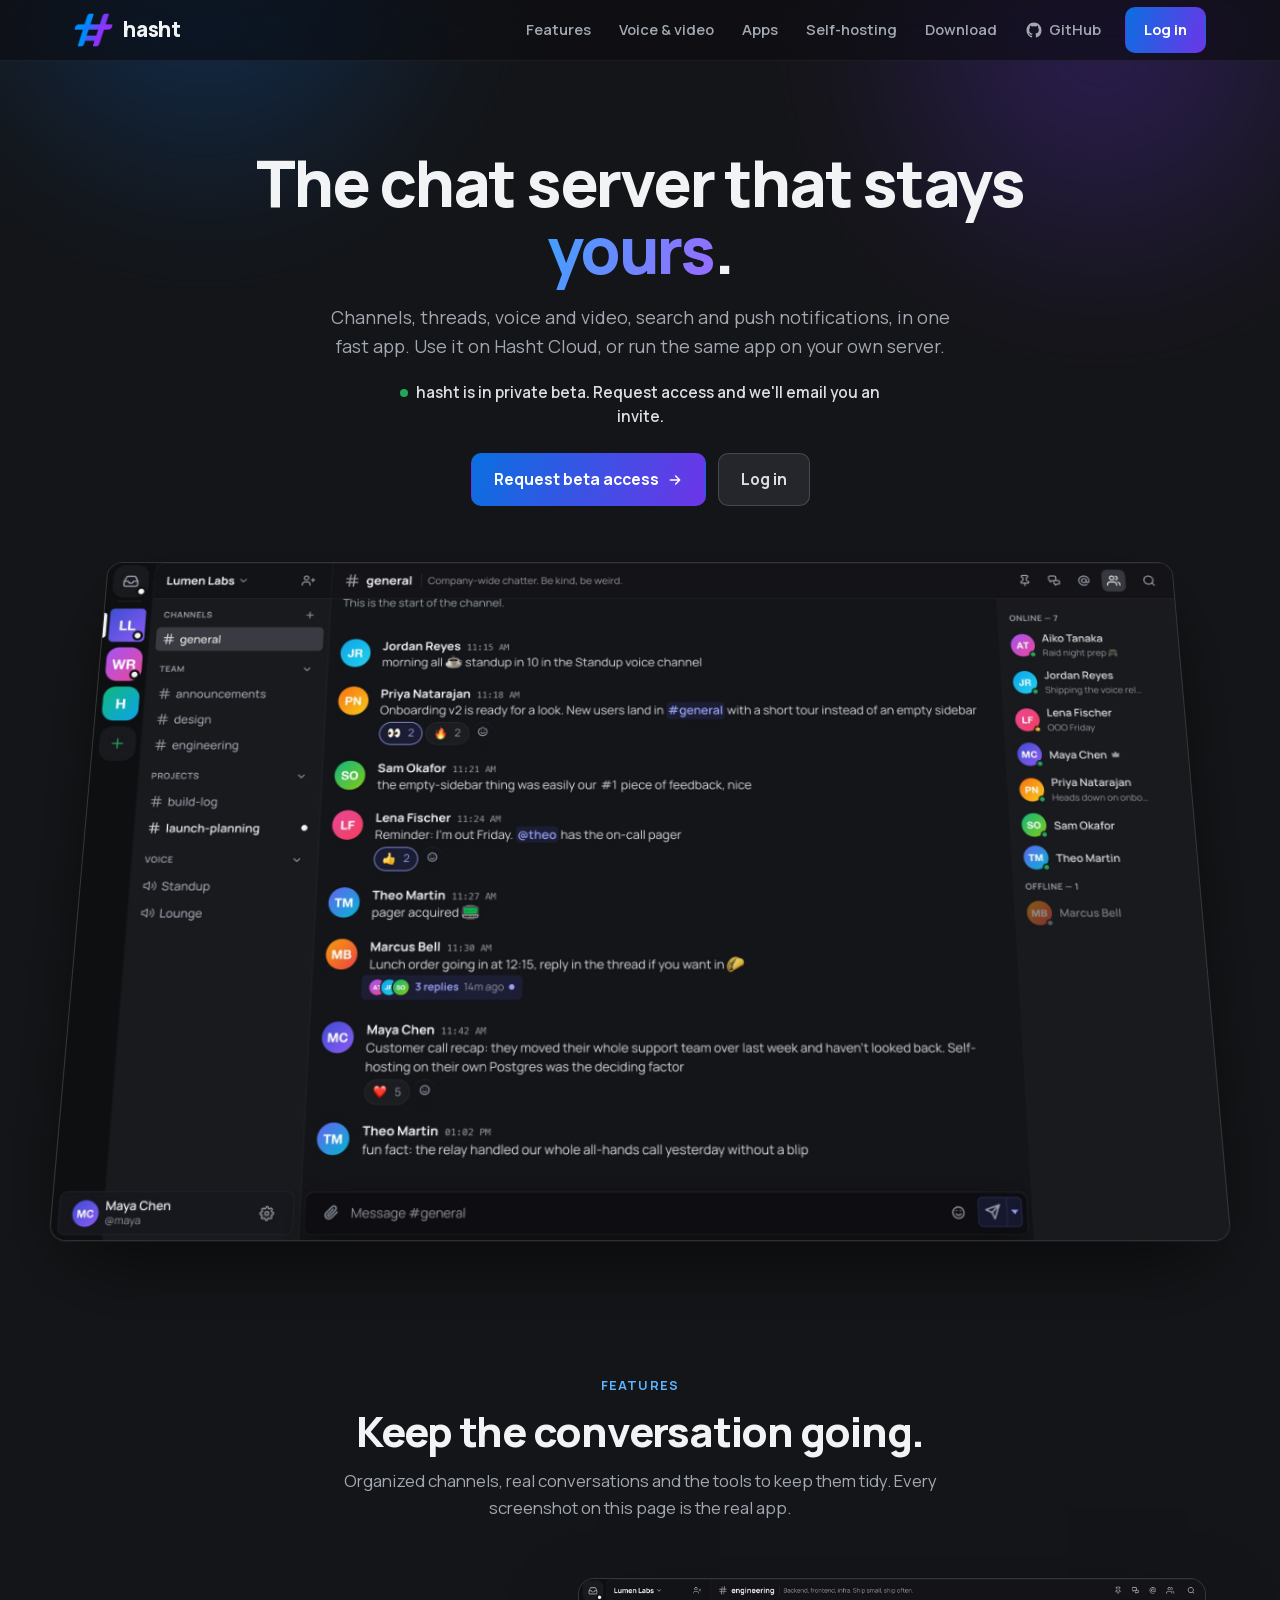
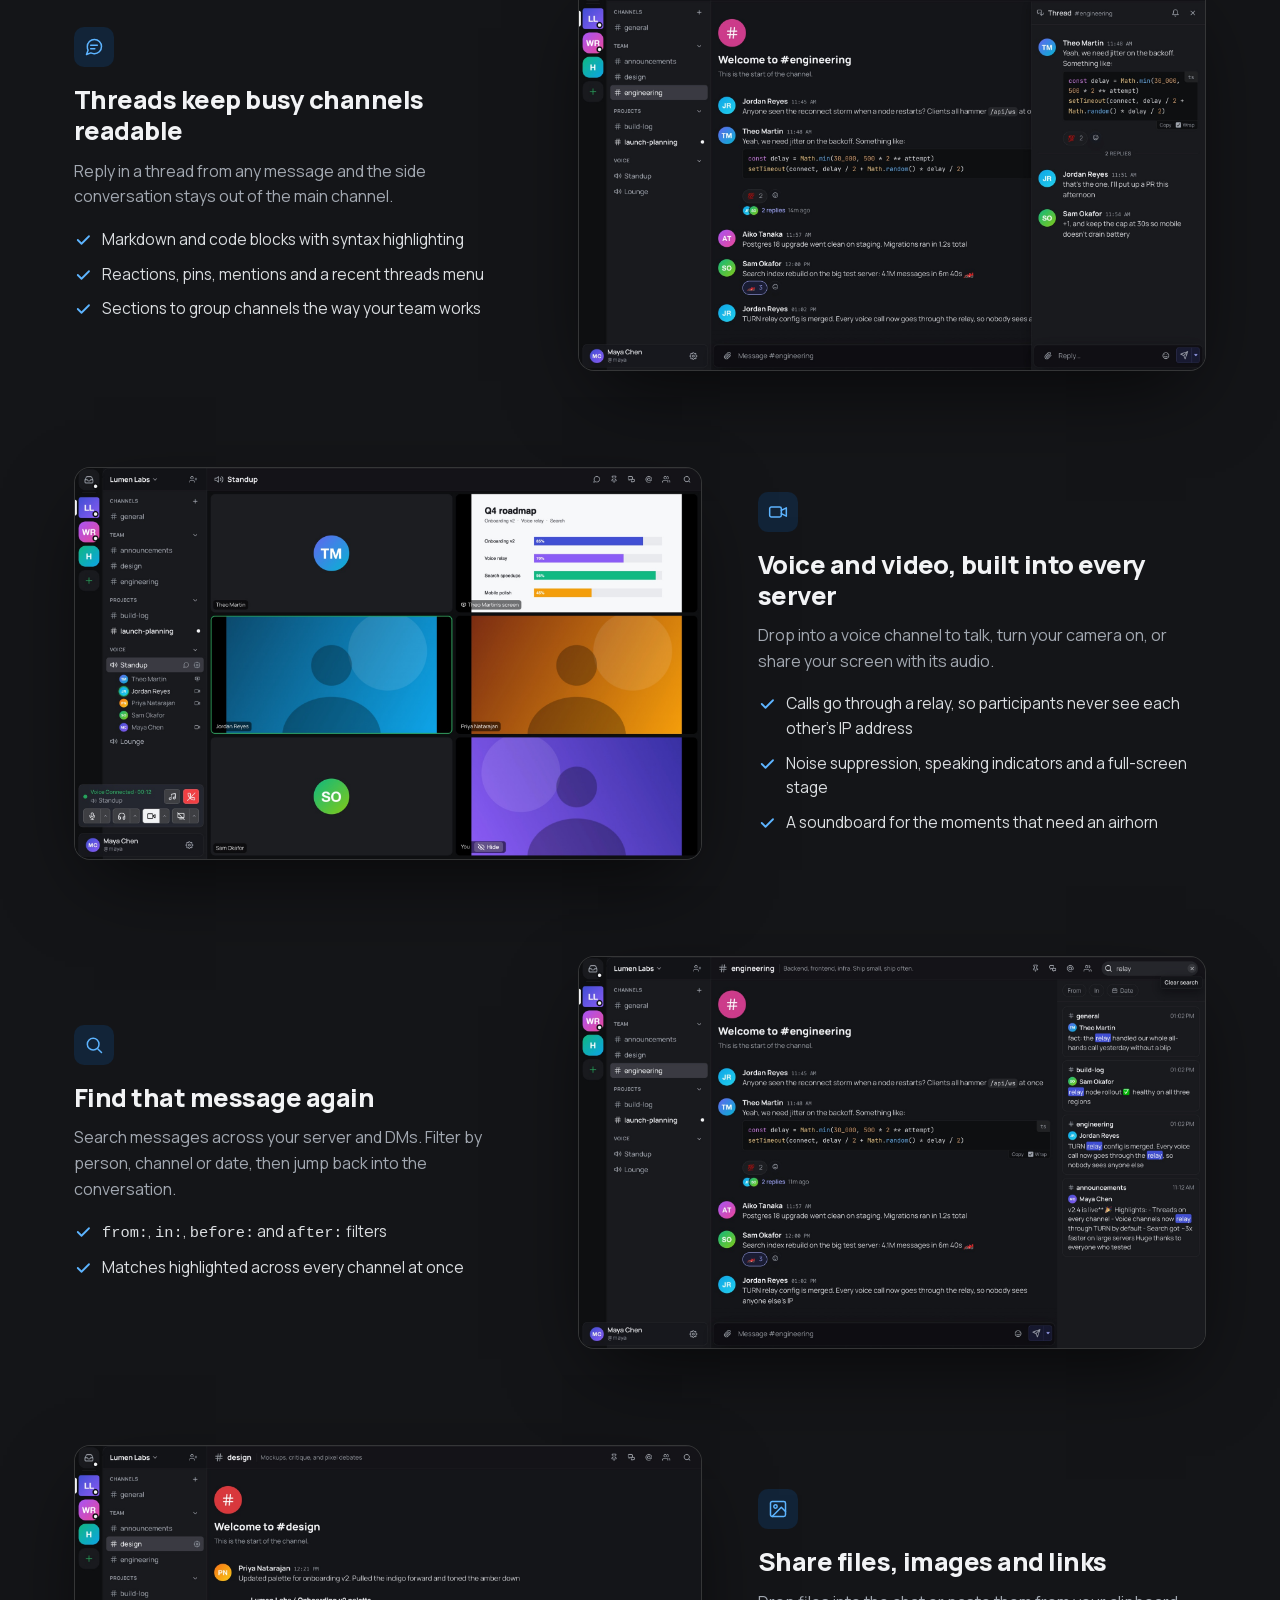
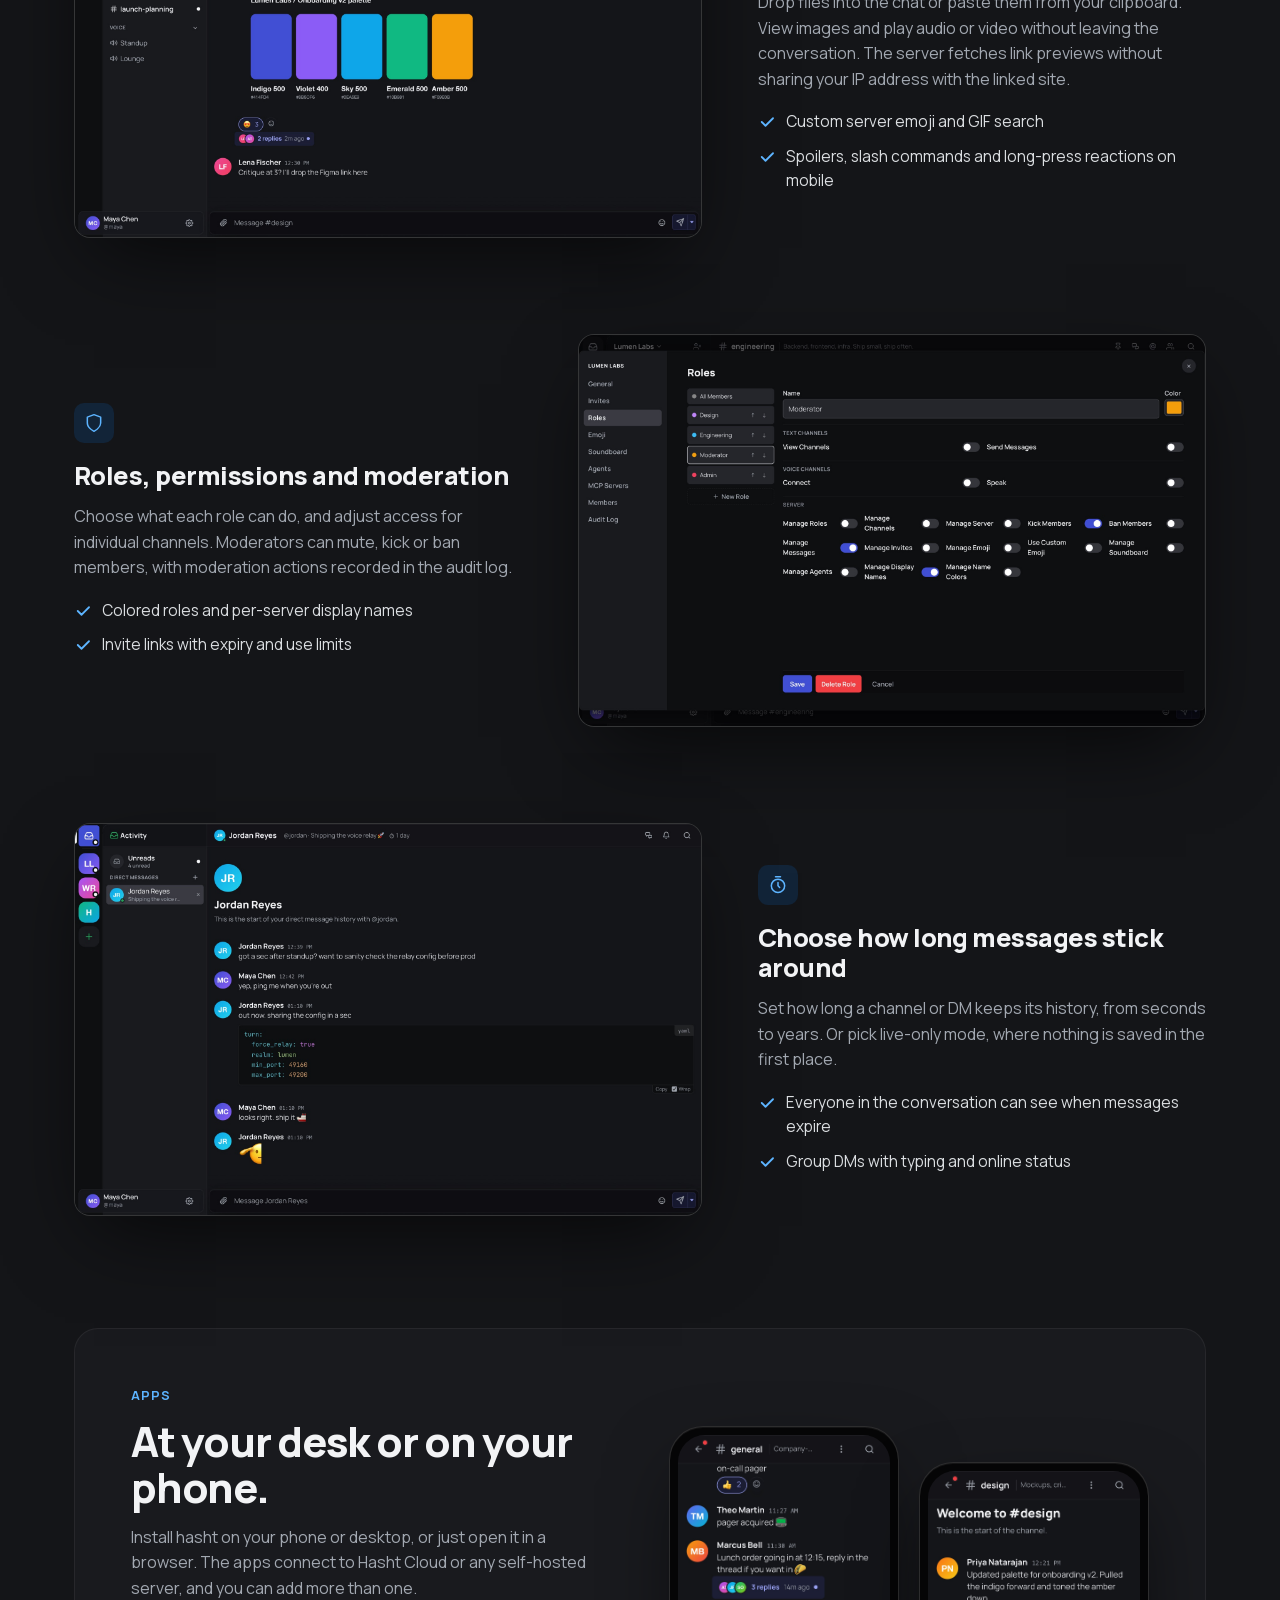
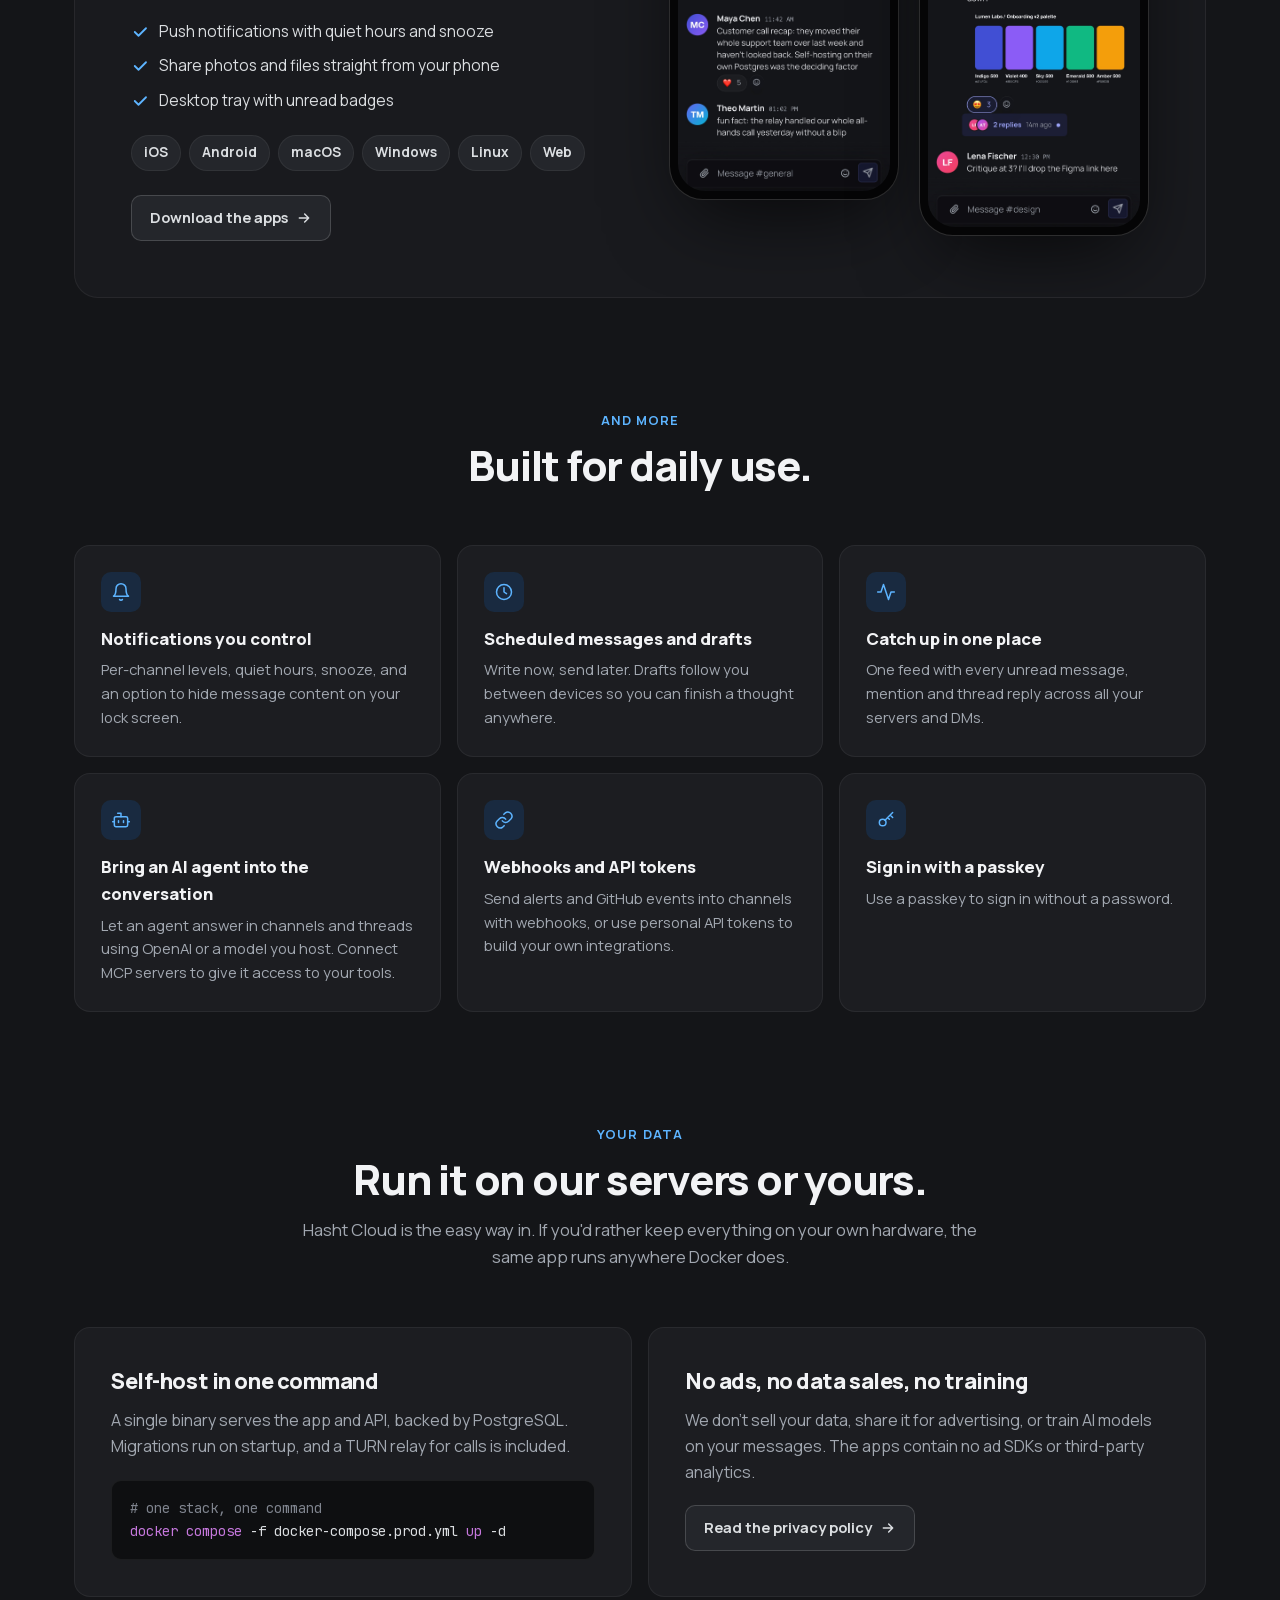
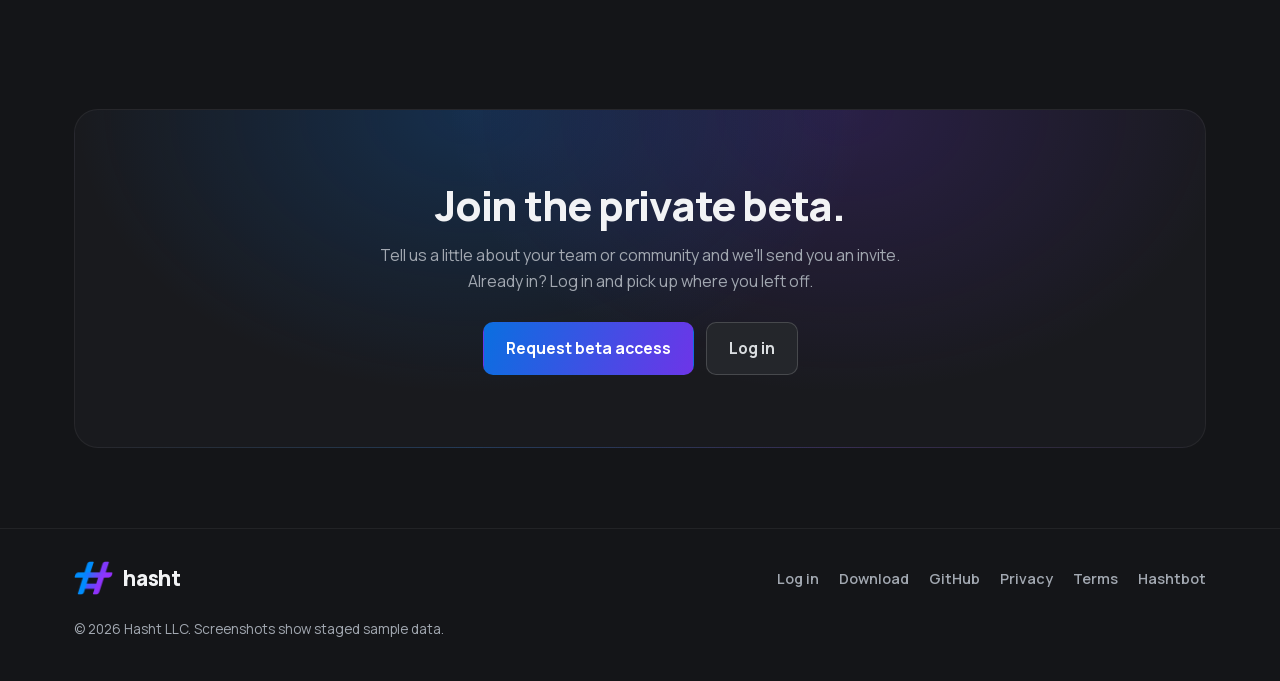
<file: index.html>
<!doctype html>
<html lang="en" data-theme="dark">
<head>
  <meta charset="UTF-8" />
  <meta name="viewport" content="width=device-width, initial-scale=1.0" />
  <title>hasht: chat that stays yours</title>
  <link rel="preload" href="/assets/fonts/manrope-latin.woff2" as="font" type="font/woff2" crossorigin />
  <link rel="stylesheet" href="/assets/fonts.css" />
  <script src="/assets/analytics.js" defer></script>
  <meta name="description" content="hasht is a fast, self-hostable chat app with channels, threads, voice and video, search and push notifications. Use Hasht Cloud or run it on your own server." />
  <meta name="theme-color" content="#131417" />
  <link rel="canonical" href="https://hasht.net/" />
  <meta property="og:title" content="hasht: chat that stays yours" />
  <meta property="og:description" content="Channels, threads, voice and video, search and push notifications. Hosted or self-hosted." />
  <meta property="og:image" content="https://hasht.net/assets/screenshots/hero.jpg" />
  <link rel="icon" type="image/x-icon" href="assets/favicon.ico" />
  <link rel="icon" type="image/png" sizes="32x32" href="assets/icon-32.png" />
  <link rel="icon" type="image/png" sizes="192x192" href="assets/icon-192.png" />
  <link rel="apple-touch-icon" sizes="180x180" href="assets/apple-touch-icon.png" />
  <style>
    /* Tokens mirror chat/frontend/src/style.css (dark theme) so the site reads as the app. */
    :root {
      --font-ui: 'Manrope', -apple-system, BlinkMacSystemFont, 'Segoe UI', sans-serif;
      --font-mono: 'JetBrains Mono', ui-monospace, monospace;
      --brand: #0a6fe0;
      --brand-hover: #085cbd;
      --brand-violet: #6d35e8;
      --brand-gradient: linear-gradient(110deg, #0a6fe0 0%, #6d35e8 100%);
      --brand-text: #5db4ff;
      --brand-tint: rgba(10, 111, 224, 0.16);
      --success: #23a55a;
      --bg-rail: #0e0f11;
      --bg-sidebar: #191a1e;
      --bg-primary: #1c1d21;
      --bg-messages: #141518;
      --bg-input: #24262b;
      --bg-hover: rgba(78, 80, 88, 0.42);
      --border: rgba(255, 255, 255, 0.06);
      --border-strong: rgba(255, 255, 255, 0.16);
      --text-normal: #dbdee1;
      --text-bright: #f2f3f5;
      --text-muted: #a2a8b1;
      --code-bg: #0e0f11;
      --radius-sm: 6px;
      --radius-md: 10px;
      --radius-lg: 16px;
      --shadow-float: 0 8px 24px rgba(0, 0, 0, 0.45);
      --shadow-shot: 0 1px 0 rgba(255, 255, 255, 0.06) inset, 0 30px 80px -20px rgba(0, 0, 0, 0.7);
      --ease-out: cubic-bezier(0.16, 1, 0.3, 1);
      --wrap: 1180px;
    }

    * { margin: 0; padding: 0; box-sizing: border-box; }
    html { scroll-behavior: smooth; }
    @media (prefers-reduced-motion: reduce) { html { scroll-behavior: auto; } }

    body {
      background: var(--bg-messages);
      color: var(--text-normal);
      font-family: var(--font-ui);
      line-height: 1.6;
      overflow-x: hidden;
      -webkit-font-smoothing: antialiased;
    }
    img { display: block; max-width: 100%; height: auto; }
    a { color: inherit; }
    ::selection { background: var(--brand); color: #fff; }

    .wrap { max-width: var(--wrap); margin: 0 auto; padding: 0 24px; }
    @media (max-width: 560px) { .wrap { padding: 0 16px; } }

    /* Nav */
    .nav {
      position: sticky; top: 0; z-index: 50;
      background: rgba(14, 15, 17, 0.72);
      backdrop-filter: blur(24px) saturate(180%);
      -webkit-backdrop-filter: blur(24px) saturate(180%);
      border-bottom: 1px solid var(--border);
    }
    .nav .wrap { display: flex; align-items: center; height: 60px; gap: 24px; }
    .brand {
      display: inline-flex; align-items: center; gap: 10px;
      font-weight: 800; font-size: 1.3rem; color: var(--text-bright);
      text-decoration: none; letter-spacing: -0.01em;
    }
    .brand img { width: 39px; height: 34px; }
    .nav-links { display: flex; align-items: center; gap: 4px; margin-left: auto; }
    .nav-links a:not(.btn) {
      color: var(--text-muted); text-decoration: none; font-weight: 600; font-size: 0.92rem;
      padding: 8px 12px; border-radius: var(--radius-sm);
      transition: color 0.15s, background 0.15s;
    }
    .nav-links a:not(.btn):hover { color: var(--text-bright); background: var(--bg-hover); }
    .nav-links .btn { margin-left: 8px; }
    .nav-links .nav-gh { display: inline-flex; align-items: center; gap: 6px; }
    .nav-gh svg { width: 18px; height: 18px; }
    @media (max-width: 760px) {
      .nav-links a:not(.btn):not(.nav-gh) { display: none; }
      .nav-gh span { display: none; }
    }

    .btn {
      display: inline-flex; align-items: center; justify-content: center; gap: 8px;
      font-family: var(--font-ui); font-weight: 700; font-size: 0.92rem;
      padding: 10px 18px; border-radius: var(--radius-md);
      text-decoration: none; border: 1px solid transparent; cursor: pointer;
      transition: background 0.15s, border-color 0.15s, color 0.15s, transform 0.2s var(--ease-out);
    }
    .btn svg { width: 16px; height: 16px; flex: none; }
    .btn-primary { background: var(--brand-gradient); color: #fff; }
    .btn-primary:hover { background: var(--brand-gradient); filter: brightness(1.12); }
    .btn-ghost { background: var(--bg-input); color: var(--text-normal); border-color: var(--border-strong); }
    .btn-ghost:hover { color: var(--text-bright); border-color: var(--brand-text); }
    .btn-lg { padding: 13px 22px; font-size: 0.98rem; }
    .btn:focus-visible, .nav-links a:focus-visible { outline: 2px solid var(--brand-text); outline-offset: 2px; }

    /* Hero */
    .hero { position: relative; padding: 88px 0 0; text-align: center; }
    .hero-glow { position: absolute; inset: -120px 0 auto; height: 900px; z-index: -1; pointer-events: none; overflow: hidden; }
    .hero-glow span { position: absolute; width: 52vmax; height: 52vmax; border-radius: 50%; filter: blur(60px); opacity: 0.3; }
    .hero-glow .g1 { background: radial-gradient(circle, #0a6fe0, transparent 62%); left: -10vmax; top: -24vmax; animation: drift1 16s ease-in-out infinite alternate; }
    .hero-glow .g2 { background: radial-gradient(circle, #6d35e8, transparent 62%); right: -12vmax; top: -18vmax; animation: drift2 19s ease-in-out infinite alternate; }
    @keyframes drift1 { to { transform: translate(14vmax, 8vmax) scale(1.15); } }
    @keyframes drift2 { to { transform: translate(-12vmax, 12vmax) scale(0.9); } }

    .enter { opacity: 0; transform: translateY(18px); animation: enter 0.9s var(--ease-out) forwards; animation-delay: calc(var(--i) * 110ms + 80ms); }
    @keyframes enter { to { opacity: 1; transform: none; } }

    .btn-shine { position: relative; overflow: hidden; }
    .btn-shine::after {
      content: ''; position: absolute; inset: 0; pointer-events: none;
      background: linear-gradient(100deg, transparent 30%, rgba(255, 255, 255, 0.35) 50%, transparent 70%);
      transform: translateX(-120%); animation: shine 3.6s 1.4s ease-in-out infinite;
    }
    @keyframes shine { 0% { transform: translateX(-120%); } 35%, 100% { transform: translateX(120%); } }

    .beta-note .dot { animation: live 2.4s ease-out infinite; }
    @keyframes live { 0% { box-shadow: 0 0 0 0 rgba(35, 165, 90, 0.6); } 70%, 100% { box-shadow: 0 0 0 8px rgba(35, 165, 90, 0); } }
    h1 {
      font-weight: 800; color: var(--text-bright);
      font-size: clamp(2.3rem, 6vw, 4rem); line-height: 1.05; letter-spacing: -0.035em;
      max-width: 820px; margin: 0 auto 20px;
    }
    h1 .accent { background: linear-gradient(110deg, #3fa2ff, #9a6bff); -webkit-background-clip: text; background-clip: text; color: transparent; }
    .lede { font-size: 1.12rem; color: var(--text-muted); max-width: 620px; margin: 0 auto 32px; }
    .beta-note { color: var(--text-normal); font-weight: 600; font-size: 0.95rem; margin: -12px auto 24px; max-width: 520px; }
    .beta-note .dot {
      display: inline-block; width: 8px; height: 8px; border-radius: 50%;
      background: var(--success); margin-right: 8px; vertical-align: 0.08em;
    }
    .hero-actions { display: flex; gap: 12px; justify-content: center; flex-wrap: wrap; margin-bottom: 56px; }

    /* Screenshot frame, styled like the app's own floating surfaces */
    .shot {
      border-radius: var(--radius-lg);
      border: 1px solid var(--border-strong);
      background: var(--bg-rail);
      box-shadow: var(--shadow-shot);
      overflow: hidden;
    }
    .shot img { width: 100%; }
    .hero .shot { max-width: 1120px; margin: 0 auto; }
    /* JS flattens the tilt as the page scrolls. */
    .hero-stage { perspective: 1600px; }
    .js .hero-stage .shot { transform: rotateX(var(--tilt, 14deg)) scale(var(--tilt-scale, 0.95)); transform-origin: 50% 0; will-change: transform; }

    /* Sections */
    section { padding: 112px 0 0; }
    .section-head { max-width: 680px; margin: 0 auto 56px; text-align: center; }
    .kicker {
      display: block; font-size: 0.8rem; font-weight: 700; letter-spacing: 0.08em;
      text-transform: uppercase; color: var(--brand-text); margin-bottom: 12px;
    }
    h2 {
      font-weight: 800; color: var(--text-bright);
      font-size: clamp(1.8rem, 4vw, 2.6rem); line-height: 1.12; letter-spacing: -0.03em;
      margin-bottom: 14px;
    }
    .section-head p { color: var(--text-muted); font-size: 1.05rem; }

    /* Alternating feature rows */
    .rows { display: flex; flex-direction: column; gap: 96px; }
    .row { display: grid; grid-template-columns: 5fr 7fr; gap: 56px; align-items: center; }
    .row.flip { grid-template-columns: 7fr 5fr; }
    .row.flip .row-text { order: 2; }
    .row-text h3 {
      font-size: 1.6rem; font-weight: 800; color: var(--text-bright);
      letter-spacing: -0.02em; line-height: 1.2; margin-bottom: 12px;
    }
    .row-text p { color: var(--text-muted); margin-bottom: 18px; }
    .ticks { list-style: none; display: grid; gap: 10px; }
    .ticks li { display: flex; gap: 10px; align-items: flex-start; color: var(--text-normal); font-size: 0.96rem; }
    .ticks svg { width: 18px; height: 18px; flex: none; margin-top: 3px; color: var(--brand-text); }
    .icon-chip {
      display: inline-flex; width: 40px; height: 40px; border-radius: var(--radius-md);
      align-items: center; justify-content: center; margin-bottom: 18px;
      background: var(--brand-tint); color: var(--brand-text);
    }
    .icon-chip svg { width: 20px; height: 20px; }
    @media (max-width: 900px) {
      .row, .row.flip { grid-template-columns: 1fr; gap: 28px; }
      .row.flip .row-text { order: 0; }
      .rows { gap: 72px; }
    }

    /* Mobile showcase */
    .devices {
      display: grid; grid-template-columns: 1fr auto; gap: 56px; align-items: center;
      background: var(--bg-sidebar); border: 1px solid var(--border);
      border-radius: 24px; padding: 56px; overflow: hidden;
    }
    .phones { display: flex; gap: 20px; }
    .phone {
      width: 230px; border-radius: 34px; padding: 8px;
      background: #050506; border: 1px solid var(--border-strong);
      box-shadow: var(--shadow-shot);
    }
    .phone img { border-radius: 27px; }
    .phone:nth-child(2) { transform: translateY(36px); }
    .platforms { display: flex; flex-wrap: wrap; gap: 8px; margin-top: 22px; }
    .platform {
      font-size: 0.85rem; font-weight: 700; color: var(--text-normal);
      background: var(--bg-input); border: 1px solid var(--border);
      padding: 6px 12px; border-radius: 100px;
    }
    @media (max-width: 960px) {
      .devices { grid-template-columns: 1fr; padding: 36px 24px 64px; }
      .phones { justify-content: center; }
    }
    @media (max-width: 560px) {
      .phone { width: 46%; border-radius: 26px; padding: 6px; }
      .phone img { border-radius: 21px; }
      .phones { gap: 12px; }
    }

    /* Feature grid */
    .grid { display: grid; grid-template-columns: repeat(3, 1fr); gap: 16px; }
    .card {
      background: var(--bg-primary); border: 1px solid var(--border);
      border-radius: var(--radius-lg); padding: 26px;
      transition: border-color 0.2s, transform 0.2s var(--ease-out);
    }
    .card:hover { border-color: var(--border-strong); transform: translateY(-2px); }
    .card .icon-chip { margin-bottom: 14px; }
    .card h3 { font-size: 1.05rem; font-weight: 800; color: var(--text-bright); margin-bottom: 6px; }
    .card p { font-size: 0.93rem; color: var(--text-muted); }
    @media (max-width: 900px) { .grid { grid-template-columns: repeat(2, 1fr); } }
    @media (max-width: 600px) { .grid { grid-template-columns: 1fr; } }

    /* Self-host */
    .split { display: grid; grid-template-columns: 1fr 1fr; gap: 16px; }
    .panel {
      background: var(--bg-primary); border: 1px solid var(--border);
      border-radius: var(--radius-lg); padding: 36px;
    }
    .panel h3 { font-size: 1.35rem; font-weight: 800; color: var(--text-bright); letter-spacing: -0.02em; margin-bottom: 10px; }
    .panel p { color: var(--text-muted); margin-bottom: 20px; }
    .code {
      font-family: var(--font-mono); font-size: 0.86rem; line-height: 1.7;
      background: var(--code-bg); border: 1px solid var(--border);
      border-radius: var(--radius-md); padding: 16px 18px; overflow-x: auto;
      color: var(--text-normal); white-space: pre;
    }
    .code .c { color: #7f848e; }
    .code .k { color: #c678dd; }
    .code .s { color: #98c379; }
    @media (max-width: 820px) { .split { grid-template-columns: 1fr; } .panel { padding: 26px; } }
    /* Grid items default to min-width:auto, so the nowrap code block would push the page wide. */
    .split > *, .row > *, .devices > *, .grid > * { min-width: 0; }

    /* CTA + footer */
    .cta {
      margin-top: 112px; text-align: center;
      background: radial-gradient(50% 120% at 35% 0%, rgba(10, 111, 224, 0.24), transparent 70%), radial-gradient(50% 120% at 68% 0%, rgba(109, 53, 232, 0.2), transparent 70%), var(--bg-sidebar);
      border: 1px solid var(--border); border-radius: 24px; padding: 72px 24px;
    }
    .cta p { color: var(--text-muted); max-width: 520px; margin: 0 auto 28px; }
    .cta .hero-actions { margin-bottom: 0; }
    footer { margin-top: 80px; border-top: 1px solid var(--border); padding: 32px 0 40px; }
    footer .wrap { display: flex; align-items: center; gap: 24px; flex-wrap: wrap; }
    footer nav { display: flex; gap: 20px; flex-wrap: wrap; margin-left: auto; }
    footer nav a { color: var(--text-muted); text-decoration: none; font-size: 0.9rem; font-weight: 600; }
    footer nav a:hover { color: var(--text-bright); }
    footer small { color: var(--text-muted); font-size: 0.85rem; width: 100%; }

    /* Reveal on scroll; content stays visible without JS */
    .js .reveal { opacity: 0; transform: translateY(28px); transition: opacity 0.8s var(--ease-out), transform 0.8s var(--ease-out); transition-delay: calc(var(--i, 0) * 90ms); }
    .js .reveal.in { opacity: 1; transform: none; }
    /* Feature screenshots slide in from their own side; main clips them so the page can't scroll sideways. */
    main { overflow-x: clip; }
    .js .row.reveal .shot { opacity: 0; transform: translateX(48px) scale(0.97); transition: opacity 0.9s 0.15s var(--ease-out), transform 0.9s 0.15s var(--ease-out); }
    .js .row.flip.reveal .shot { transform: translateX(-48px) scale(0.97); }
    .js .row.reveal.in .shot { opacity: 1; transform: none; }
    .js .reveal.in.card:hover { transform: translateY(-2px); transition-delay: 0s; }
    .phone { animation: float 7s ease-in-out infinite; }
    .phone:nth-child(2) { animation-delay: -3.5s; }
    @keyframes float { 0%, 100% { translate: 0 0; } 50% { translate: 0 -10px; } }
    @media (prefers-reduced-motion: reduce) {
      .js .reveal, .js .row.reveal .shot, .enter { opacity: 1; transform: none; transition: none; animation: none; }
      .js .hero-stage .shot { transform: none; }
      .hero-glow span, .btn-shine::after, .beta-note .dot, .phone { animation: none; }
    }
  </style>
  <script>document.documentElement.classList.add('js');</script>
</head>
<body>
  <nav class="nav" aria-label="Main">
    <div class="wrap">
      <a href="/" class="brand"><img src="/assets/logo-mark.png" alt="" width="39" height="34" />hasht</a>
      <div class="nav-links">
        <a href="#features">Features</a>
        <a href="#voice">Voice &amp; video</a>
        <a href="#apps">Apps</a>
        <a href="#self-host">Self-hosting</a>
        <a href="/download">Download</a>
        <a href="https://github.com/hasht-net" target="_blank" rel="noopener" class="nav-gh" aria-label="hasht on GitHub"><svg viewBox="0 0 24 24" fill="currentColor" aria-hidden="true"><path d="M12 2C6.48 2 2 6.58 2 12.25c0 4.53 2.87 8.37 6.84 9.73.5.1.68-.22.68-.5 0-.24-.01-1.04-.01-1.88-2.78.62-3.37-1.22-3.37-1.22-.46-1.2-1.11-1.52-1.11-1.52-.91-.64.07-.63.07-.63 1 .07 1.53 1.05 1.53 1.05.9 1.58 2.34 1.12 2.91.86.09-.67.35-1.12.64-1.38-2.22-.26-4.56-1.14-4.56-5.06 0-1.12.39-2.03 1.03-2.75-.1-.26-.45-1.31.1-2.73 0 0 .84-.28 2.75 1.05a9.3 9.3 0 0 1 5 0c1.91-1.33 2.75-1.05 2.75-1.05.55 1.42.2 2.47.1 2.73.64.72 1.03 1.63 1.03 2.75 0 3.93-2.35 4.79-4.58 5.05.36.32.68.94.68 1.9 0 1.37-.01 2.47-.01 2.81 0 .27.18.6.69.5A10.26 10.26 0 0 0 22 12.25C22 6.58 17.52 2 12 2Z"/></svg><span>GitHub</span></a>
        <a href="https://chat.hasht.net" class="btn btn-primary">Log in</a>
      </div>
    </div>
  </nav>

  <header class="hero">
    <div class="hero-glow" aria-hidden="true"><span class="g1"></span><span class="g2"></span></div>
    <div class="wrap">
      <h1 class="enter" style="--i: 0">The chat server that stays <span class="accent">yours</span>.</h1>
      <p class="lede enter" style="--i: 1">
        Channels, threads, voice and video, search and push notifications, in one fast app.
        Use it on Hasht Cloud, or run the same app on your own server.
      </p>
      <p class="beta-note enter" style="--i: 2"><span class="dot"></span>hasht is in private beta. Request access and we'll email you an invite.</p>
      <div class="hero-actions enter" style="--i: 3">
        <a href="mailto:support@hasht.net?subject=hasht%20beta%20access%20request&amp;body=Hi%20hasht%20team%2C%0A%0AI%27d%20like%20to%20join%20the%20private%20beta.%0A%0AName%3A%0ATeam%20or%20community%3A%0ARoughly%20how%20many%20people%3A%0AWhat%20you%27d%20use%20it%20for%3A%0A" class="btn btn-primary btn-lg btn-shine">
          Request beta access
          <svg viewBox="0 0 24 24" fill="none" stroke="currentColor" stroke-width="2.2" stroke-linecap="round" stroke-linejoin="round"><path d="M5 12h14M13 6l6 6-6 6"/></svg>
        </a>
        <a href="https://chat.hasht.net" class="btn btn-ghost btn-lg">Log in</a>
      </div>
      <div class="hero-stage enter" style="--i: 4"><div class="shot">
        <img src="assets/screenshots/hero.jpg" width="2400" height="1500"
             alt="The hasht app: a team server's #general channel with reactions, a thread, and the member list showing who's online" />
      </div></div>
    </div>
  </header>

  <main>
    <section id="features">
      <div class="wrap">
        <div class="section-head reveal">
          <span class="kicker">Features</span>
          <h2>Keep the conversation going.</h2>
          <p>Organized channels, real conversations and the tools to keep them tidy. Every screenshot on this page is the real app.</p>
        </div>

        <div class="rows">
          <div class="row reveal">
            <div class="row-text">
              <span class="icon-chip"><svg viewBox="0 0 24 24" fill="none" stroke="currentColor" stroke-width="1.8" stroke-linecap="round" stroke-linejoin="round"><path d="M21 11.5a8.4 8.4 0 0 1-9 8.5 8.6 8.6 0 0 1-3.8-.9L3 21l1.9-5.2A8.4 8.4 0 0 1 4 11.5 8.5 8.5 0 0 1 12.5 3 8.5 8.5 0 0 1 21 11.5Z"/><path d="M8 10h8M8 14h5"/></svg></span>
              <h3>Threads keep busy channels readable</h3>
              <p>Reply in a thread from any message and the side conversation stays out of the main channel.</p>
              <ul class="ticks">
                <li><svg viewBox="0 0 24 24" fill="none" stroke="currentColor" stroke-width="2.4" stroke-linecap="round" stroke-linejoin="round"><path d="m5 12 5 5L20 7"/></svg>Markdown and code blocks with syntax highlighting</li>
                <li><svg viewBox="0 0 24 24" fill="none" stroke="currentColor" stroke-width="2.4" stroke-linecap="round" stroke-linejoin="round"><path d="m5 12 5 5L20 7"/></svg>Reactions, pins, mentions and a recent threads menu</li>
                <li><svg viewBox="0 0 24 24" fill="none" stroke="currentColor" stroke-width="2.4" stroke-linecap="round" stroke-linejoin="round"><path d="m5 12 5 5L20 7"/></svg>Sections to group channels the way your team works</li>
              </ul>
            </div>
            <div class="shot"><img src="assets/screenshots/threads.jpg" width="2000" height="1250" loading="lazy" alt="An #engineering channel with a code snippet and a thread panel open on the right" /></div>
          </div>

          <div class="row flip reveal" id="voice">
            <div class="row-text">
              <span class="icon-chip"><svg viewBox="0 0 24 24" fill="none" stroke="currentColor" stroke-width="1.8" stroke-linecap="round" stroke-linejoin="round"><rect x="2" y="6" width="14" height="12" rx="2"/><path d="m16 10 6-3v10l-6-3"/></svg></span>
              <h3>Voice and video, built into every server</h3>
              <p>Drop into a voice channel to talk, turn your camera on, or share your screen with its audio.</p>
              <ul class="ticks">
                <li><svg viewBox="0 0 24 24" fill="none" stroke="currentColor" stroke-width="2.4" stroke-linecap="round" stroke-linejoin="round"><path d="m5 12 5 5L20 7"/></svg>Calls go through a relay, so participants never see each other's IP address</li>
                <li><svg viewBox="0 0 24 24" fill="none" stroke="currentColor" stroke-width="2.4" stroke-linecap="round" stroke-linejoin="round"><path d="m5 12 5 5L20 7"/></svg>Noise suppression, speaking indicators and a full-screen stage</li>
                <li><svg viewBox="0 0 24 24" fill="none" stroke="currentColor" stroke-width="2.4" stroke-linecap="round" stroke-linejoin="round"><path d="m5 12 5 5L20 7"/></svg>A soundboard for the moments that need an airhorn</li>
              </ul>
            </div>
            <div class="shot"><img src="assets/screenshots/voice.jpg" width="2000" height="1250" loading="lazy" alt="A Standup voice channel with a shared roadmap screen, two cameras on and a speaking indicator" /></div>
          </div>

          <div class="row reveal">
            <div class="row-text">
              <span class="icon-chip"><svg viewBox="0 0 24 24" fill="none" stroke="currentColor" stroke-width="1.8" stroke-linecap="round" stroke-linejoin="round"><circle cx="11" cy="11" r="7"/><path d="m21 21-4.3-4.3"/></svg></span>
              <h3>Find that message again</h3>
              <p>Search messages across your server and DMs. Filter by person, channel or date, then jump back into the conversation.</p>
              <ul class="ticks">
                <li><svg viewBox="0 0 24 24" fill="none" stroke="currentColor" stroke-width="2.4" stroke-linecap="round" stroke-linejoin="round"><path d="m5 12 5 5L20 7"/></svg><span><code>from:</code>, <code>in:</code>, <code>before:</code> and <code>after:</code> filters</span></li>
                <li><svg viewBox="0 0 24 24" fill="none" stroke="currentColor" stroke-width="2.4" stroke-linecap="round" stroke-linejoin="round"><path d="m5 12 5 5L20 7"/></svg>Matches highlighted across every channel at once</li>
              </ul>
            </div>
            <div class="shot"><img src="assets/screenshots/search.jpg" width="2000" height="1250" loading="lazy" alt="Search results for 'relay' highlighted across four channels" /></div>
          </div>

          <div class="row flip reveal">
            <div class="row-text">
              <span class="icon-chip"><svg viewBox="0 0 24 24" fill="none" stroke="currentColor" stroke-width="1.8" stroke-linecap="round" stroke-linejoin="round"><rect x="3" y="3" width="18" height="18" rx="2"/><circle cx="9" cy="9" r="2"/><path d="m21 15-5-5L5 21"/></svg></span>
              <h3>Share files, images and links</h3>
              <p>Drop files into the chat or paste them from your clipboard. View images and play audio or video without leaving the conversation. The server fetches link previews without sharing your IP address with the linked site.</p>
              <ul class="ticks">
                <li><svg viewBox="0 0 24 24" fill="none" stroke="currentColor" stroke-width="2.4" stroke-linecap="round" stroke-linejoin="round"><path d="m5 12 5 5L20 7"/></svg>Custom server emoji and GIF search</li>
                <li><svg viewBox="0 0 24 24" fill="none" stroke="currentColor" stroke-width="2.4" stroke-linecap="round" stroke-linejoin="round"><path d="m5 12 5 5L20 7"/></svg>Spoilers, slash commands and long-press reactions on mobile</li>
              </ul>
            </div>
            <div class="shot"><img src="assets/screenshots/media.jpg" width="2000" height="1250" loading="lazy" alt="A #design channel with a shared color palette image, reactions and a thread" /></div>
          </div>

          <div class="row reveal">
            <div class="row-text">
              <span class="icon-chip"><svg viewBox="0 0 24 24" fill="none" stroke="currentColor" stroke-width="1.8" stroke-linecap="round" stroke-linejoin="round"><path d="M12 22s8-4 8-10V5l-8-3-8 3v7c0 6 8 10 8 10Z"/></svg></span>
              <h3>Roles, permissions and moderation</h3>
              <p>Choose what each role can do, and adjust access for individual channels. Moderators can mute, kick or ban members, with moderation actions recorded in the audit log.</p>
              <ul class="ticks">
                <li><svg viewBox="0 0 24 24" fill="none" stroke="currentColor" stroke-width="2.4" stroke-linecap="round" stroke-linejoin="round"><path d="m5 12 5 5L20 7"/></svg>Colored roles and per-server display names</li>
                <li><svg viewBox="0 0 24 24" fill="none" stroke="currentColor" stroke-width="2.4" stroke-linecap="round" stroke-linejoin="round"><path d="m5 12 5 5L20 7"/></svg>Invite links with expiry and use limits</li>
              </ul>
            </div>
            <div class="shot"><img src="assets/screenshots/roles.jpg" width="2000" height="1250" loading="lazy" alt="Server settings open on the Roles tab, editing a Moderator role's permissions" /></div>
          </div>

          <div class="row flip reveal">
            <div class="row-text">
              <span class="icon-chip"><svg viewBox="0 0 24 24" fill="none" stroke="currentColor" stroke-width="1.8" stroke-linecap="round" stroke-linejoin="round"><circle cx="12" cy="13" r="8"/><path d="M12 9v4l2 2M9 2h6"/></svg></span>
              <h3>Choose how long messages stick around</h3>
              <p>Set how long a channel or DM keeps its history, from seconds to years. Or pick live-only mode, where nothing is saved in the first place.</p>
              <ul class="ticks">
                <li><svg viewBox="0 0 24 24" fill="none" stroke="currentColor" stroke-width="2.4" stroke-linecap="round" stroke-linejoin="round"><path d="m5 12 5 5L20 7"/></svg>Everyone in the conversation can see when messages expire</li>
                <li><svg viewBox="0 0 24 24" fill="none" stroke="currentColor" stroke-width="2.4" stroke-linecap="round" stroke-linejoin="round"><path d="m5 12 5 5L20 7"/></svg>Group DMs with typing and online status</li>
              </ul>
            </div>
            <div class="shot"><img src="assets/screenshots/dm.jpg" width="2000" height="1250" loading="lazy" alt="A direct message conversation set to disappear after one day" /></div>
          </div>
        </div>
      </div>
    </section>

    <section id="apps">
      <div class="wrap">
        <div class="devices reveal">
          <div>
            <span class="kicker">Apps</span>
            <h2>At your desk or on your phone.</h2>
            <p style="color: var(--text-muted); margin-bottom: 8px;">
              Install hasht on your phone or desktop, or just open it in a browser. The apps connect to
              Hasht Cloud or any self-hosted server, and you can add more than one.
            </p>
            <ul class="ticks" style="margin-top: 18px;">
              <li><svg viewBox="0 0 24 24" fill="none" stroke="currentColor" stroke-width="2.4" stroke-linecap="round" stroke-linejoin="round"><path d="m5 12 5 5L20 7"/></svg>Push notifications with quiet hours and snooze</li>
              <li><svg viewBox="0 0 24 24" fill="none" stroke="currentColor" stroke-width="2.4" stroke-linecap="round" stroke-linejoin="round"><path d="m5 12 5 5L20 7"/></svg>Share photos and files straight from your phone</li>
              <li><svg viewBox="0 0 24 24" fill="none" stroke="currentColor" stroke-width="2.4" stroke-linecap="round" stroke-linejoin="round"><path d="m5 12 5 5L20 7"/></svg>Desktop tray with unread badges</li>
            </ul>
            <div class="platforms">
              <span class="platform">iOS</span><span class="platform">Android</span><span class="platform">macOS</span>
              <span class="platform">Windows</span><span class="platform">Linux</span><span class="platform">Web</span>
            </div>
            <a href="/download" class="btn btn-ghost" style="margin-top: 24px;">
              Download the apps
              <svg viewBox="0 0 24 24" fill="none" stroke="currentColor" stroke-width="2.2" stroke-linecap="round" stroke-linejoin="round"><path d="M5 12h14M13 6l6 6-6 6"/></svg>
            </a>
          </div>
          <div class="phones">
            <div class="phone"><img src="assets/screenshots/mobile-chat.jpg" width="954" height="1600" loading="lazy" alt="hasht on a phone showing the #general channel" /></div>
            <div class="phone"><img src="assets/screenshots/mobile-media.jpg" width="954" height="1600" loading="lazy" alt="hasht on a phone showing an image shared in #design" /></div>
          </div>
        </div>
      </div>
    </section>

    <section>
      <div class="wrap">
        <div class="section-head reveal">
          <span class="kicker">And more</span>
          <h2>Built for daily use.</h2>
        </div>
        <div class="grid">
          <div class="card reveal" style="--i: 0">
            <span class="icon-chip"><svg viewBox="0 0 24 24" fill="none" stroke="currentColor" stroke-width="1.8" stroke-linecap="round" stroke-linejoin="round"><path d="M18 8A6 6 0 0 0 6 8c0 7-3 9-3 9h18s-3-2-3-9"/><path d="M13.7 21a2 2 0 0 1-3.4 0"/></svg></span>
            <h3>Notifications you control</h3>
            <p>Per-channel levels, quiet hours, snooze, and an option to hide message content on your lock screen.</p>
          </div>
          <div class="card reveal" style="--i: 1">
            <span class="icon-chip"><svg viewBox="0 0 24 24" fill="none" stroke="currentColor" stroke-width="1.8" stroke-linecap="round" stroke-linejoin="round"><circle cx="12" cy="12" r="9"/><path d="M12 7v5l3 2"/></svg></span>
            <h3>Scheduled messages and drafts</h3>
            <p>Write now, send later. Drafts follow you between devices so you can finish a thought anywhere.</p>
          </div>
          <div class="card reveal" style="--i: 2">
            <span class="icon-chip"><svg viewBox="0 0 24 24" fill="none" stroke="currentColor" stroke-width="1.8" stroke-linecap="round" stroke-linejoin="round"><path d="M22 12h-4l-3 9L9 3l-3 9H2"/></svg></span>
            <h3>Catch up in one place</h3>
            <p>One feed with every unread message, mention and thread reply across all your servers and DMs.</p>
          </div>
          <div class="card reveal" style="--i: 3">
            <span class="icon-chip"><svg viewBox="0 0 24 24" fill="none" stroke="currentColor" stroke-width="1.8" stroke-linecap="round" stroke-linejoin="round"><path d="M12 8V4H8"/><rect x="4" y="8" width="16" height="12" rx="2"/><path d="M2 14h2M20 14h2M9 13v2M15 13v2"/></svg></span>
            <h3>Bring an AI agent into the conversation</h3>
            <p>Let an agent answer in channels and threads using OpenAI or a model you host. Connect MCP servers to give it access to your tools.</p>
          </div>
          <div class="card reveal" style="--i: 4">
            <span class="icon-chip"><svg viewBox="0 0 24 24" fill="none" stroke="currentColor" stroke-width="1.8" stroke-linecap="round" stroke-linejoin="round"><path d="M10 13a5 5 0 0 0 7.5.5l3-3a5 5 0 0 0-7-7l-1.7 1.7"/><path d="M14 11a5 5 0 0 0-7.5-.5l-3 3a5 5 0 0 0 7 7l1.7-1.7"/></svg></span>
            <h3>Webhooks and API tokens</h3>
            <p>Send alerts and GitHub events into channels with webhooks, or use personal API tokens to build your own integrations.</p>
          </div>
          <div class="card reveal" style="--i: 5">
            <span class="icon-chip"><svg viewBox="0 0 24 24" fill="none" stroke="currentColor" stroke-width="1.8" stroke-linecap="round" stroke-linejoin="round"><circle cx="8" cy="15" r="4"/><path d="m10.8 12.2 9.2-9.2M17 6l3 3M14 9l2 2"/></svg></span>
            <h3>Sign in with a passkey</h3>
            <p>Use a passkey to sign in without a password.</p>
          </div>
        </div>
      </div>
    </section>

    <section id="self-host">
      <div class="wrap">
        <div class="section-head reveal">
          <span class="kicker">Your data</span>
          <h2>Run it on our servers or yours.</h2>
          <p>Hasht Cloud is the easy way in. If you'd rather keep everything on your own hardware, the same app runs anywhere Docker does.</p>
        </div>
        <div class="split">
          <div class="panel reveal" style="--i: 0">
            <h3>Self-host in one command</h3>
            <p>A single binary serves the app and API, backed by PostgreSQL. Migrations run on startup, and a TURN relay for calls is included.</p>
            <div class="code"><span class="c"># one stack, one command</span>
<span class="k">docker compose</span> -f docker-compose.prod.yml <span class="k">up</span> -d</div>
          </div>
          <div class="panel reveal" style="--i: 1">
            <h3>No ads, no data sales, no training</h3>
            <p>We don't sell your data, share it for advertising, or train AI models on your messages. The apps contain no ad SDKs or third-party analytics.</p>
            <a href="/privacy" class="btn btn-ghost">
              Read the privacy policy
              <svg viewBox="0 0 24 24" fill="none" stroke="currentColor" stroke-width="2.2" stroke-linecap="round" stroke-linejoin="round"><path d="M5 12h14M13 6l6 6-6 6"/></svg>
            </a>
          </div>
        </div>

        <div class="cta reveal">
          <h2>Join the private beta.</h2>
          <p>Tell us a little about your team or community and we'll send you an invite. Already in? Log in and pick up where you left off.</p>
          <div class="hero-actions">
            <a href="mailto:support@hasht.net?subject=hasht%20beta%20access%20request&amp;body=Hi%20hasht%20team%2C%0A%0AI%27d%20like%20to%20join%20the%20private%20beta.%0A%0AName%3A%0ATeam%20or%20community%3A%0ARoughly%20how%20many%20people%3A%0AWhat%20you%27d%20use%20it%20for%3A%0A" class="btn btn-primary btn-lg">Request beta access</a>
            <a href="https://chat.hasht.net" class="btn btn-ghost btn-lg">Log in</a>
          </div>
        </div>
      </div>
    </section>
  </main>

  <footer>
    <div class="wrap">
      <a href="/" class="brand"><img src="/assets/logo-mark.png" alt="" width="39" height="34" />hasht</a>
      <nav aria-label="Footer">
        <a href="https://chat.hasht.net">Log in</a>
        <a href="/download">Download</a>
        <a href="https://github.com/hasht-net" target="_blank" rel="noopener">GitHub</a>
        <a href="/privacy">Privacy</a>
        <a href="/terms">Terms</a>
        <a href="/bots">Hashtbot</a>
      </nav>
      <small>© 2026 Hasht LLC. Screenshots show staged sample data.</small>
    </div>
  </footer>

  <script>
    (function () {
      var els = document.querySelectorAll('.reveal');
      if (!('IntersectionObserver' in window)) { els.forEach(function (el) { el.classList.add('in'); }); return; }
      var io = new IntersectionObserver(function (entries) {
        entries.forEach(function (e) { if (e.isIntersecting) { e.target.classList.add('in'); io.unobserve(e.target); } });
      }, { rootMargin: '0px 0px -8% 0px' });
      els.forEach(function (el) { io.observe(el); });
    })();

    (function () {
      if (window.matchMedia('(prefers-reduced-motion: reduce)').matches) return;
      var shot = document.querySelector('.hero-stage .shot');
      var ticking = false;
      function update() {
        var p = Math.min(Math.max(window.scrollY / (window.innerHeight * 0.55), 0), 1);
        shot.style.setProperty('--tilt', (14 * (1 - p)).toFixed(2) + 'deg');
        shot.style.setProperty('--tilt-scale', (0.95 + 0.05 * p).toFixed(3));
        ticking = false;
      }
      window.addEventListener('scroll', function () {
        if (!ticking) { ticking = true; requestAnimationFrame(update); }
      }, { passive: true });
      update();
    })();
  </script>
</body>
</html>
</file>
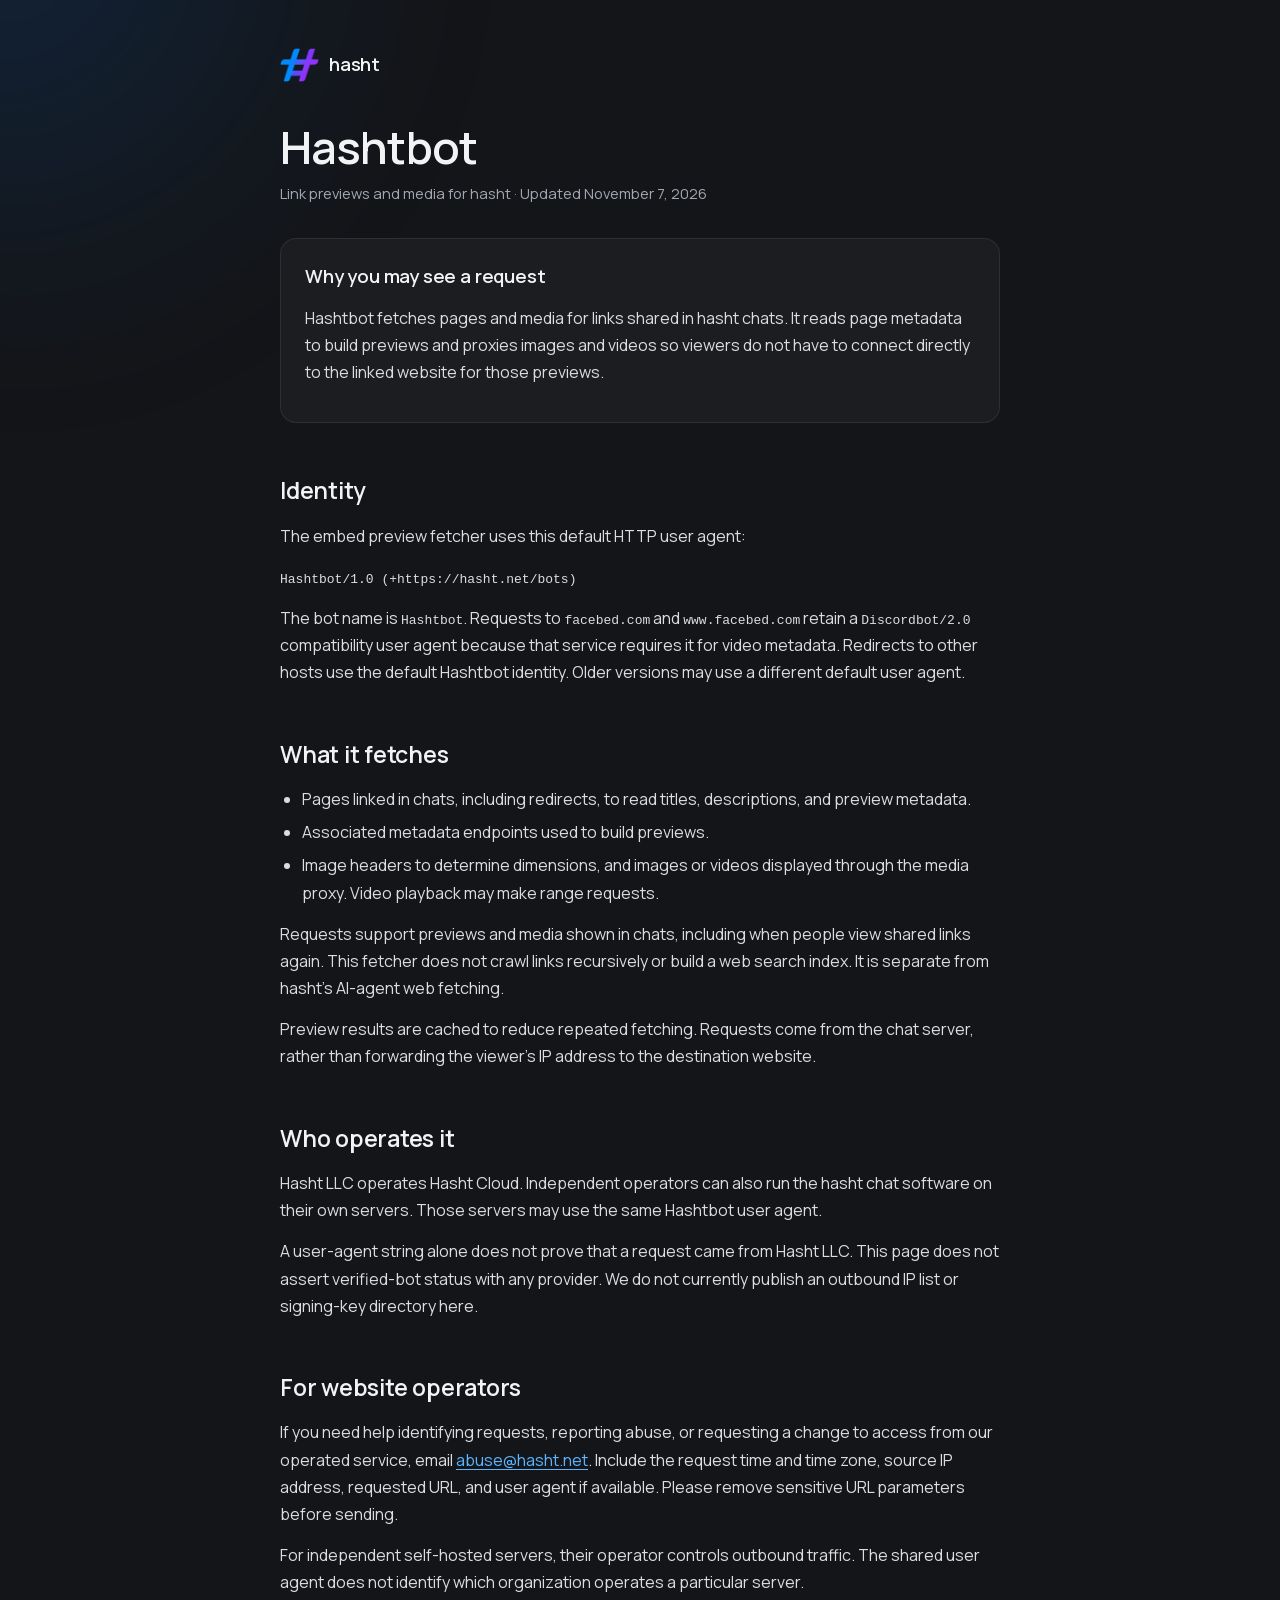
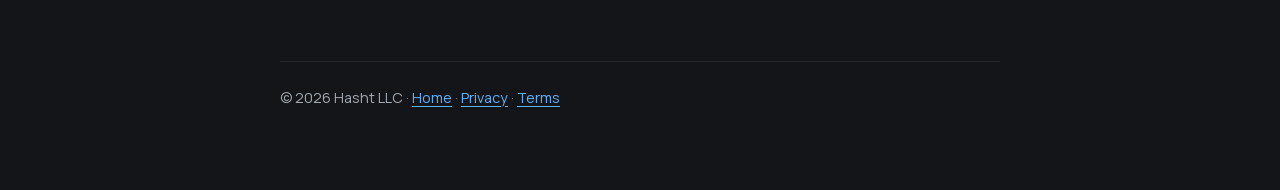
<file: bots/index.html>
<!doctype html>
<html lang="en" data-theme="dark">
<head>
  <meta charset="UTF-8" />
  <meta name="viewport" content="width=device-width, initial-scale=1.0" />
  <title>Hashtbot — hasht</title>
  <link rel="preload" href="/assets/fonts/manrope-latin.woff2" as="font" type="font/woff2" crossorigin />
  <link rel="stylesheet" href="/assets/fonts.css" />
  <script src="/assets/analytics.js" defer></script>
  <meta name="description" content="How Hashtbot fetches link previews and media for hasht, and how website operators can identify and contact us." />
  <link rel="canonical" href="https://hasht.net/bots" />
  <link rel="icon" type="image/x-icon" href="/assets/favicon.ico" />
  <link rel="icon" type="image/png" sizes="32x32" href="/assets/icon-32.png" />
  <link rel="icon" type="image/png" sizes="192x192" href="/assets/icon-192.png" />
  <link rel="apple-touch-icon" sizes="180x180" href="/assets/apple-touch-icon.png" />
  <style>

    :root {
      --font-display: 'Manrope', -apple-system, BlinkMacSystemFont, 'Segoe UI', sans-serif;
      --font-ui: 'Manrope', -apple-system, BlinkMacSystemFont, 'Segoe UI', sans-serif;
      --brand-blue: #0a6fe0;
      --brand-purple: #6d35e8;
      --brand-bright: #5db4ff;
      --bg-void: #141518;
      --bg-raised: #1c1d21;
      --border: rgba(255, 255, 255, 0.08);
      --text-bright: #f2f3f5;
      --text-normal: #dbdee1;
      --text-muted: #a2a8b1;
    }

    * { margin: 0; padding: 0; box-sizing: border-box; }

    body {
      background: var(--bg-void);
      color: var(--text-normal);
      font-family: var(--font-ui);
      line-height: 1.7;
      padding: 48px 16px 80px;
    }

    .mesh { position: fixed; inset: 0; z-index: -1; overflow: hidden; pointer-events: none; }
    .mesh span {
      position: absolute; border-radius: 50%; filter: blur(90px); opacity: 0.18;
      width: 640px; height: 640px; top: -260px; left: -200px;
      background: radial-gradient(circle at 30% 30%, var(--brand-blue), transparent 70%);
    }

    main { max-width: 720px; margin: 0 auto; }

    .brand {
      display: inline-flex; align-items: center; gap: 10px; margin-bottom: 40px;
      font-family: var(--font-display); font-weight: 600; font-size: 1.15rem;
      color: var(--text-bright); text-decoration: none; letter-spacing: -0.01em;
    }
    .brand img { width: 39px; height: 34px; }

    h1 {
      font-family: var(--font-display); font-weight: 600;
      font-size: clamp(2rem, 5vw, 2.8rem); line-height: 1.1; letter-spacing: -0.02em;
      color: var(--text-bright); margin-bottom: 10px;
    }
    .updated { color: var(--text-muted); font-size: 0.92rem; margin-bottom: 32px; }

    h2 {
      font-family: var(--font-display); font-weight: 600; font-size: 1.45rem;
      color: var(--text-bright); letter-spacing: -0.01em;
      margin: 48px 0 12px; scroll-margin-top: 24px;
    }
    h3 { color: var(--text-bright); font-size: 1rem; font-weight: 700; margin: 24px 0 6px; }
    p, ul { margin-bottom: 14px; }
    ul { padding-left: 22px; }
    li { margin-bottom: 6px; }
    strong { color: var(--text-bright); font-weight: 700; }
    a { color: var(--brand-bright); text-underline-offset: 3px; }
    a:hover { color: var(--text-bright); }

    .summary {
      background: var(--bg-raised); border: 1px solid var(--border);
      border-radius: 16px; padding: 22px 24px; margin-bottom: 8px;
    }
    .summary h2 { margin-top: 0; font-size: 1.15rem; }
    .summary ul { margin-bottom: 0; }

    code { overflow-wrap: anywhere; }

    .toc { columns: 2; column-gap: 32px; padding-left: 20px; font-size: 0.95rem; }
    @media (max-width: 560px) { .toc { columns: 1; } }

    .table-wrap { overflow-x: auto; margin-bottom: 14px; }
    table { width: 100%; border-collapse: collapse; font-size: 0.93rem; }
    th, td { text-align: left; vertical-align: top; padding: 10px 12px; border-bottom: 1px solid var(--border); }
    th { color: var(--text-bright); font-weight: 700; }

    footer { margin-top: 64px; padding-top: 24px; border-top: 1px solid var(--border); color: var(--text-muted); font-size: 0.9rem; }

    ::selection { background: var(--brand-blue); color: #fff; }
  </style>
</head>
<body>
  <div class="mesh" aria-hidden="true"><span></span></div>
  <main>
    <a href="/" class="brand">
      <img src="/assets/logo-mark.png" alt="" width="39" height="34" />
      hasht
    </a>
    <h1>Hashtbot</h1>
    <p class="updated">Link previews and media for hasht · Updated November 7, 2026</p>

    <div class="summary">
      <h2>Why you may see a request</h2>
      <p>Hashtbot fetches pages and media for links shared in hasht chats. It reads page metadata to
      build previews and proxies images and videos so viewers do not have to connect directly to
      the linked website for those previews.</p>
    </div>

    <h2>Identity</h2>
    <p>The embed preview fetcher uses this default HTTP user agent:</p>
    <p><code>Hashtbot/1.0 (+https://hasht.net/bots)</code></p>
    <p>The bot name is <code>Hashtbot</code>. Requests to <code>facebed.com</code> and
    <code>www.facebed.com</code> retain a <code>Discordbot/2.0</code> compatibility user agent
    because that service requires it for video metadata. Redirects to other hosts use the default
    Hashtbot identity. Older versions may use a different default user agent.</p>

    <h2>What it fetches</h2>
    <ul>
      <li>Pages linked in chats, including redirects, to read titles, descriptions, and preview metadata.</li>
      <li>Associated metadata endpoints used to build previews.</li>
      <li>Image headers to determine dimensions, and images or videos displayed through the media proxy.
      Video playback may make range requests.</li>
    </ul>
    <p>Requests support previews and media shown in chats, including when people view shared links
    again. This fetcher does not crawl links recursively or build a web search index. It is separate
    from hasht's AI-agent web fetching.</p>
    <p>Preview results are cached to reduce repeated fetching. Requests come from the chat server,
    rather than forwarding the viewer's IP address to the destination website.</p>

    <h2>Who operates it</h2>
    <p>Hasht LLC operates Hasht Cloud. Independent operators can also run the hasht chat software
    on their own servers. Those servers may use the same Hashtbot user agent.</p>
    <p>A user-agent string alone does not prove that a request came from Hasht LLC.
    This page does not assert verified-bot status with any provider. We do not currently publish
    an outbound IP list or signing-key directory here.</p>

    <h2>For website operators</h2>
    <p>If you need help identifying requests, reporting abuse, or requesting a change to access
    from our operated service, email <a href="mailto:abuse@hasht.net">abuse@hasht.net</a>.
    Include the request time and time zone, source IP address, requested URL, and user agent if
    available. Please remove sensitive URL parameters before sending.</p>
    <p>For independent self-hosted servers, their operator controls outbound traffic.
    The shared user agent does not identify which organization operates a particular server.</p>

    <footer>
      © 2026 Hasht LLC · <a href="/">Home</a> · <a href="/privacy">Privacy</a> · <a href="/terms">Terms</a>
    </footer>
  </main>
</body>
</html>
</file>
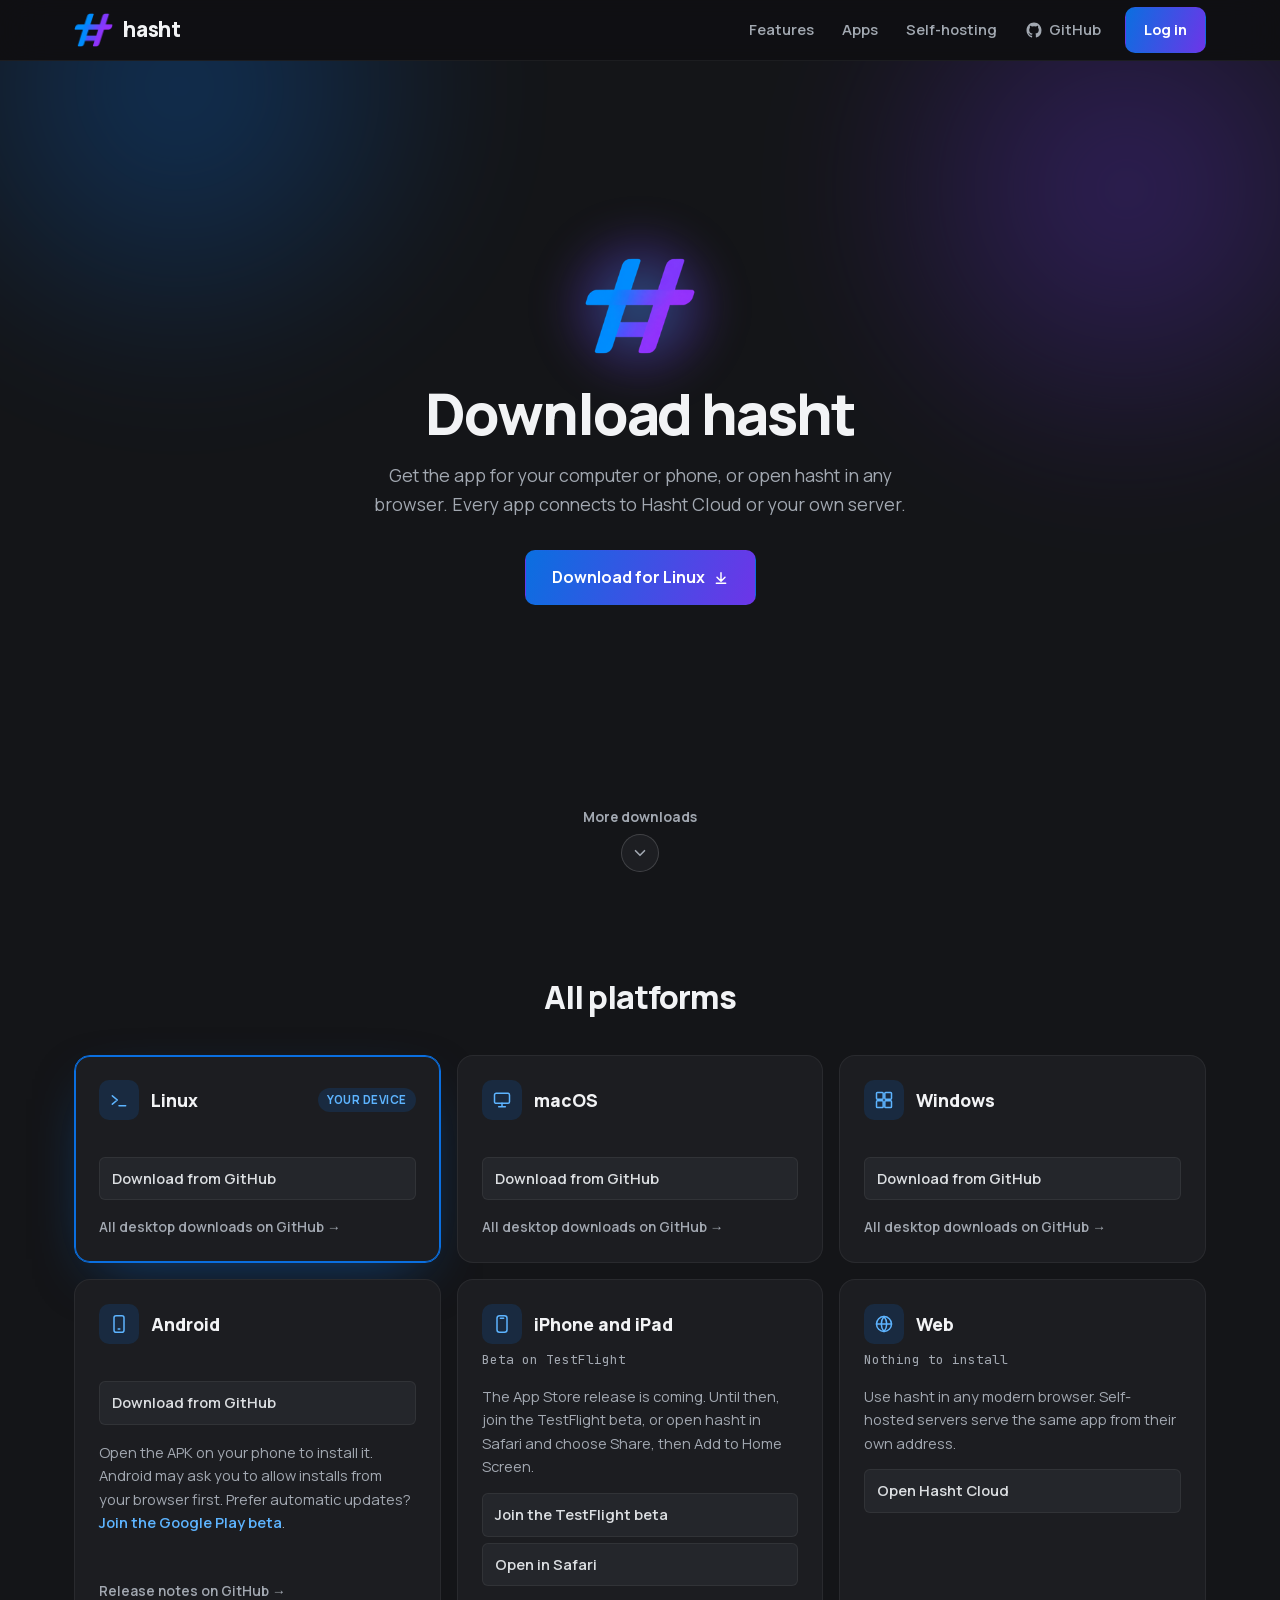
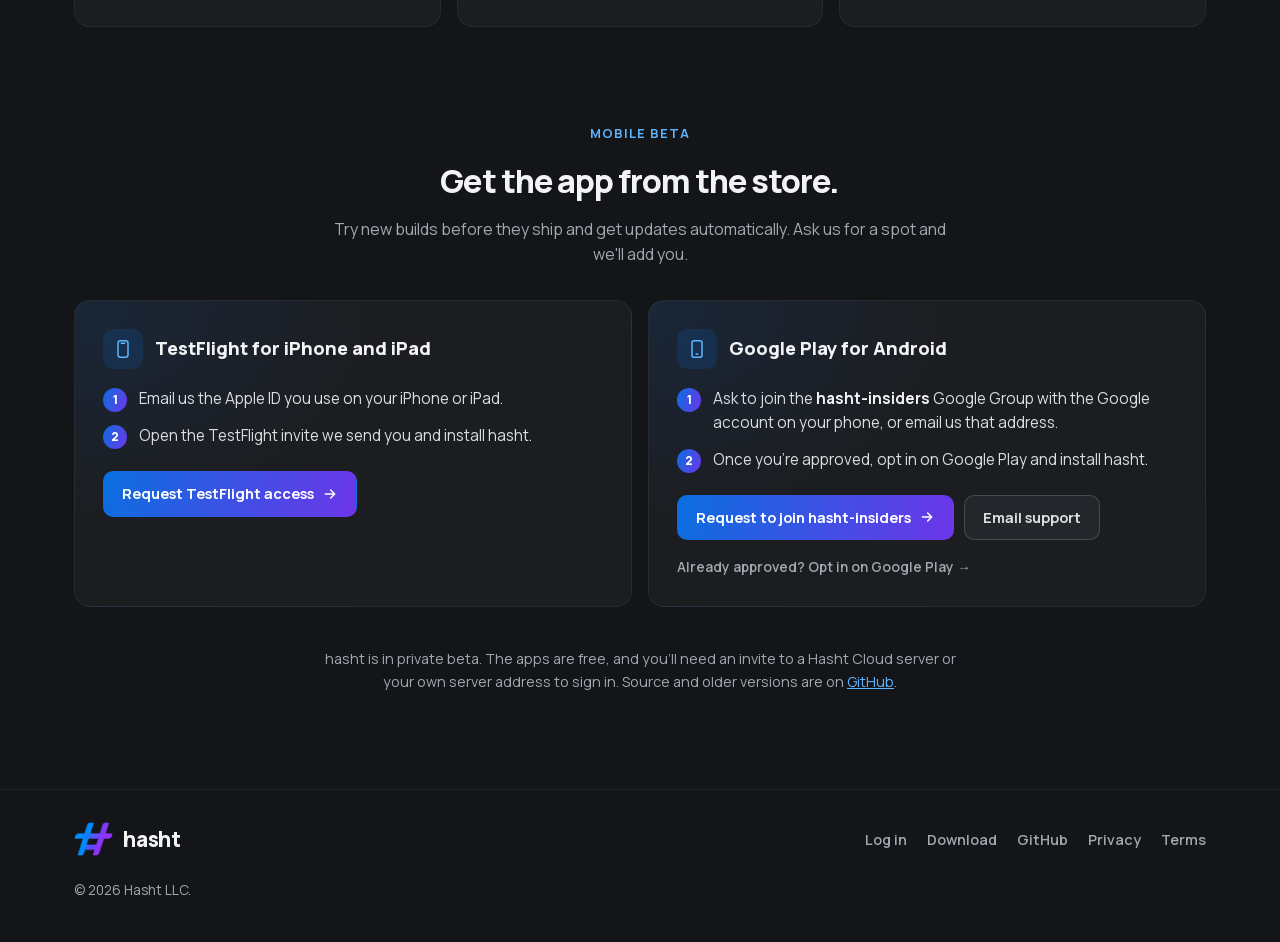
<file: download/index.html>
<!doctype html>
<html lang="en" data-theme="dark">
<head>
  <meta charset="UTF-8" />
  <meta name="viewport" content="width=device-width, initial-scale=1.0" />
  <title>Download hasht</title>
  <link rel="preload" href="/assets/fonts/manrope-latin.woff2" as="font" type="font/woff2" crossorigin />
  <link rel="stylesheet" href="/assets/fonts.css" />
  <script src="/assets/analytics.js" defer></script>
  <meta name="description" content="Download hasht for macOS, Windows, Linux and Android, or open it in your browser." />
  <meta name="theme-color" content="#131417" />
  <link rel="canonical" href="https://hasht.net/download" />
  <meta property="og:title" content="Download hasht" />
  <meta property="og:description" content="hasht for macOS, Windows, Linux, Android, iOS and the web." />
  <meta property="og:image" content="https://hasht.net/assets/screenshots/hero.jpg" />
  <link rel="icon" type="image/x-icon" href="/assets/favicon.ico" />
  <link rel="icon" type="image/png" sizes="32x32" href="/assets/icon-32.png" />
  <link rel="icon" type="image/png" sizes="192x192" href="/assets/icon-192.png" />
  <link rel="apple-touch-icon" sizes="180x180" href="/assets/apple-touch-icon.png" />
  <style>
    /* Tokens mirror chat/frontend/src/style.css (dark theme) so the site reads as the app. */
    :root {
      --font-ui: 'Manrope', -apple-system, BlinkMacSystemFont, 'Segoe UI', sans-serif;
      --font-mono: 'JetBrains Mono', ui-monospace, monospace;
      --brand: #0a6fe0;
      --brand-hover: #085cbd;
      --brand-violet: #6d35e8;
      --brand-gradient: linear-gradient(110deg, #0a6fe0 0%, #6d35e8 100%);
      --brand-text: #5db4ff;
      --brand-tint: rgba(10, 111, 224, 0.16);
      --bg-rail: #0e0f11;
      --bg-sidebar: #191a1e;
      --bg-primary: #1c1d21;
      --bg-messages: #141518;
      --bg-input: #24262b;
      --bg-hover: rgba(78, 80, 88, 0.42);
      --border: rgba(255, 255, 255, 0.06);
      --border-strong: rgba(255, 255, 255, 0.16);
      --text-normal: #dbdee1;
      --text-bright: #f2f3f5;
      --text-muted: #a2a8b1;
      --radius-sm: 6px;
      --radius-md: 10px;
      --radius-lg: 16px;
      --ease-out: cubic-bezier(0.16, 1, 0.3, 1);
      --wrap: 1180px;
    }

    * { margin: 0; padding: 0; box-sizing: border-box; }

    body {
      background: var(--bg-messages);
      color: var(--text-normal);
      font-family: var(--font-ui);
      line-height: 1.6;
      overflow-x: hidden;
      -webkit-font-smoothing: antialiased;
    }
    a { color: inherit; }
    ::selection { background: var(--brand); color: #fff; }

    .wrap { max-width: var(--wrap); margin: 0 auto; padding: 0 24px; }
    @media (max-width: 560px) { .wrap { padding: 0 16px; } }

    /* Nav */
    .nav {
      position: sticky; top: 0; z-index: 50;
      background: rgba(14, 15, 17, 0.72);
      backdrop-filter: blur(24px) saturate(180%);
      -webkit-backdrop-filter: blur(24px) saturate(180%);
      border-bottom: 1px solid var(--border);
    }
    .nav .wrap { display: flex; align-items: center; height: 60px; gap: 24px; }
    .brand {
      display: inline-flex; align-items: center; gap: 10px;
      font-weight: 800; font-size: 1.3rem; color: var(--text-bright);
      text-decoration: none; letter-spacing: -0.01em;
    }
    .brand img { width: 39px; height: 34px; }
    .nav-links { display: flex; align-items: center; gap: 4px; margin-left: auto; }
    .nav-links a:not(.btn) {
      color: var(--text-muted); text-decoration: none; font-weight: 600; font-size: 0.92rem;
      padding: 8px 12px; border-radius: var(--radius-sm);
      transition: color 0.15s, background 0.15s;
    }
    .nav-links a:not(.btn):hover { color: var(--text-bright); background: var(--bg-hover); }
    .nav-links .btn { margin-left: 8px; }
    .nav-links .nav-gh { display: inline-flex; align-items: center; gap: 6px; }
    .nav-gh svg { width: 18px; height: 18px; }
    @media (max-width: 760px) {
      .nav-links a:not(.btn):not(.nav-gh) { display: none; }
      .nav-gh span { display: none; }
    }

    .btn {
      display: inline-flex; align-items: center; justify-content: center; gap: 8px;
      font-family: var(--font-ui); font-weight: 700; font-size: 0.92rem;
      padding: 10px 18px; border-radius: var(--radius-md);
      text-decoration: none; border: 1px solid transparent; cursor: pointer;
      transition: background 0.15s, border-color 0.15s, color 0.15s;
    }
    .btn svg { width: 16px; height: 16px; flex: none; }
    .btn-primary { background: var(--brand-gradient); color: #fff; }
    .btn-primary:hover { background: var(--brand-gradient); filter: brightness(1.12); }
    .btn-ghost { background: var(--bg-input); color: var(--text-normal); border-color: var(--border-strong); }
    .btn-ghost:hover { color: var(--text-bright); border-color: var(--brand-text); }
    .btn-lg { padding: 14px 26px; font-size: 1rem; }
    .btn:focus-visible, a:focus-visible { outline: 2px solid var(--brand-text); outline-offset: 2px; }

    /* Hero fills the first screen so the full build list waits below the fold. */
    .hero {
      position: relative; text-align: center; overflow: hidden;
      min-height: calc(100vh - 61px); min-height: calc(100svh - 61px);
      display: flex; flex-direction: column; justify-content: center; padding: 48px 0 112px;
    }
    .hero-glow { position: absolute; inset: 0; z-index: -1; pointer-events: none; }
    .hero-glow span { position: absolute; width: 56vmax; height: 56vmax; border-radius: 50%; filter: blur(60px); opacity: 0.32; }
    .hero-glow .g1 { background: radial-gradient(circle, #0a6fe0, transparent 62%); left: -14vmax; top: -26vmax; animation: drift1 16s ease-in-out infinite alternate; }
    .hero-glow .g2 { background: radial-gradient(circle, #6d35e8, transparent 62%); right: -16vmax; top: -18vmax; animation: drift2 19s ease-in-out infinite alternate; }
    @keyframes drift1 { to { transform: translate(14vmax, 10vmax) scale(1.15); } }
    @keyframes drift2 { to { transform: translate(-12vmax, 14vmax) scale(0.9); } }
    .hero-inner { will-change: transform, opacity; }

    .hero-mark { position: relative; width: 112px; height: 98px; margin: 0 auto 28px; }
    .hero-mark img { position: relative; width: 100%; height: 100%; animation: float 6s ease-in-out infinite; }
    .hero-mark::before {
      content: ''; position: absolute; inset: -30%; border-radius: 50%;
      background: radial-gradient(circle, rgba(63, 162, 255, 0.45), rgba(109, 53, 232, 0.25) 45%, transparent 70%);
      filter: blur(18px); animation: pulse 6s ease-in-out infinite;
    }
    @keyframes float { 50% { transform: translateY(-10px) rotate(-3deg); } }
    @keyframes pulse { 50% { opacity: 0.55; transform: scale(0.9); } }

    .enter { opacity: 0; transform: translateY(18px); animation: enter 0.9s var(--ease-out) forwards; animation-delay: calc(var(--i) * 110ms + 80ms); }
    @keyframes enter { to { opacity: 1; transform: none; } }

    .btn-shine { position: relative; overflow: hidden; }
    .btn-shine::after {
      content: ''; position: absolute; inset: 0; pointer-events: none;
      background: linear-gradient(100deg, transparent 30%, rgba(255, 255, 255, 0.35) 50%, transparent 70%);
      transform: translateX(-120%); animation: shine 3.6s 1.2s ease-in-out infinite;
    }
    @keyframes shine { 0% { transform: translateX(-120%); } 35%, 100% { transform: translateX(120%); } }

    .scroll-cue {
      position: absolute; left: 0; right: 0; bottom: 28px; width: max-content; margin: 0 auto;
      display: flex; flex-direction: column; align-items: center; gap: 6px;
      background: none; border: 0; cursor: pointer; font: inherit;
      color: var(--text-muted); font-size: 0.86rem; font-weight: 700; text-decoration: none;
      transition: color 0.2s;
    }
    .scroll-cue:hover { color: var(--text-bright); }
    .scroll-cue .chev {
      display: flex; width: 38px; height: 38px; border-radius: 50%; align-items: center; justify-content: center;
      border: 1px solid var(--border-strong); background: rgba(36, 38, 43, 0.6);
      animation: bob 2s ease-in-out infinite;
    }
    .scroll-cue:hover .chev { border-color: var(--brand-text); }
    .scroll-cue svg { width: 18px; height: 18px; }
    @keyframes bob { 50% { transform: translateY(6px); } }

    h1 {
      font-weight: 800; color: var(--text-bright);
      font-size: clamp(2.3rem, 6vw, 3.6rem); line-height: 1.05; letter-spacing: -0.035em;
      margin: 0 auto 18px;
    }
    .lede { font-size: 1.1rem; color: var(--text-muted); max-width: 560px; margin: 0 auto 32px; }
    .hero-actions { display: flex; gap: 12px; justify-content: center; flex-wrap: wrap; }
    .hero-meta { margin-top: 14px; color: var(--text-muted); font-size: 0.88rem; min-height: 1.4em; }
    .hero-meta a { color: var(--brand-text); text-decoration: none; font-weight: 600; }
    .hero-meta a:hover { text-decoration: underline; }

    /* Platform cards */
    .platforms { padding: 72px 0 0; scroll-margin-top: 61px; }
    .platforms h2 {
      font-weight: 800; color: var(--text-bright); text-align: center;
      font-size: clamp(1.5rem, 3.4vw, 2rem); letter-spacing: -0.03em; margin-bottom: 32px;
    }
    .grid { display: grid; grid-template-columns: repeat(3, 1fr); gap: 16px; }
    @media (max-width: 900px) { .grid { grid-template-columns: repeat(2, 1fr); } }
    @media (max-width: 600px) { .grid { grid-template-columns: 1fr; } }
    .grid > * { min-width: 0; }
    .card {
      position: relative; display: flex; flex-direction: column;
      background: var(--bg-primary); border: 1px solid var(--border);
      border-radius: var(--radius-lg); padding: 24px;
    }
    .card.current { border-color: var(--brand); box-shadow: 0 0 0 1px var(--brand) inset, 0 20px 60px -24px rgba(10, 111, 224, 0.55); }
    .card { transition: border-color 0.2s, transform 0.25s var(--ease-out); }
    .card:hover { border-color: var(--border-strong); transform: translateY(-3px); }
    .card.current:hover { border-color: var(--brand); }

    /* Cards cascade in as the grid scrolls into view; they stay visible without JS. */
    .js .reveal { opacity: 0; transform: translateY(28px) scale(0.98); transition: opacity 0.7s var(--ease-out), transform 0.7s var(--ease-out); transition-delay: calc(var(--i, 0) * 80ms); }
    .js .reveal.in { opacity: 1; transform: none; }
    .js .reveal.in.card:hover { transform: translateY(-3px); transition-delay: 0s; }

    @media (prefers-reduced-motion: reduce) {
      .enter, .js .reveal { opacity: 1; transform: none; animation: none; transition: none; }
      .hero-glow span, .hero-mark img, .hero-mark::before, .btn-shine::after, .scroll-cue .chev { animation: none; }
    }
    .card-head { display: flex; align-items: center; gap: 12px; margin-bottom: 6px; }
    .icon-chip {
      display: inline-flex; width: 40px; height: 40px; border-radius: var(--radius-md); flex: none;
      align-items: center; justify-content: center;
      background: var(--brand-tint); color: var(--brand-text);
    }
    .icon-chip svg { width: 20px; height: 20px; }
    .card h3 { font-size: 1.1rem; font-weight: 800; color: var(--text-bright); }
    .badge {
      display: none; margin-left: auto;
      font-size: 0.72rem; font-weight: 700; letter-spacing: 0.04em; text-transform: uppercase;
      color: var(--brand-text); background: var(--brand-tint); padding: 3px 9px; border-radius: 100px;
    }
    .card.current .badge { display: inline-block; }
    .card .version { font-family: var(--font-mono); font-size: 0.8rem; color: var(--text-muted); min-height: 1.3em; margin-bottom: 14px; }
    .card p { font-size: 0.92rem; color: var(--text-muted); margin-bottom: 14px; }

    .files { list-style: none; display: grid; gap: 6px; margin-bottom: 16px; }
    .files a {
      display: flex; align-items: baseline; gap: 10px;
      padding: 9px 12px; border-radius: var(--radius-sm);
      background: var(--bg-input); border: 1px solid var(--border);
      text-decoration: none; font-weight: 600; font-size: 0.92rem; color: var(--text-normal);
      transition: border-color 0.15s, color 0.15s;
    }
    .files a:hover { border-color: var(--brand-text); color: var(--text-bright); }
    .files .ext { font-family: var(--font-mono); font-size: 0.78rem; color: var(--brand-text); font-weight: 500; }
    .files .size { margin-left: auto; font-size: 0.8rem; color: var(--text-muted); font-weight: 500; white-space: nowrap; }
    .card .more { margin-top: auto; font-size: 0.86rem; font-weight: 600; color: var(--text-muted); text-decoration: none; }
    .card .more:hover { color: var(--text-bright); }

    .card p a.inline { color: var(--brand-text); font-weight: 600; text-decoration: none; }
    .card p a.inline:hover { text-decoration: underline; }

    /* Store betas */
    .beta { padding-top: 96px; scroll-margin-top: 61px; }
    .beta-head { max-width: 620px; margin: 0 auto 32px; text-align: center; }
    .beta-head h2 { margin-bottom: 10px; }
    .beta-head p { color: var(--text-muted); }
    .kicker {
      display: block; font-size: 0.8rem; font-weight: 700; letter-spacing: 0.08em;
      text-transform: uppercase; color: var(--brand-text); margin-bottom: 12px;
    }
    .beta-grid { display: grid; grid-template-columns: 1fr 1fr; gap: 16px; }
    .beta-grid > * { min-width: 0; }
    @media (max-width: 760px) { .beta-grid { grid-template-columns: 1fr; } }
    .panel {
      display: flex; flex-direction: column;
      background: radial-gradient(90% 120% at 0% 0%, rgba(10, 111, 224, 0.12), transparent 60%), var(--bg-primary);
      border: 1px solid var(--border); border-radius: var(--radius-lg); padding: 28px;
    }
    .panel h3 { font-size: 1.15rem; font-weight: 800; color: var(--text-bright); }
    .panel .card-head { margin-bottom: 18px; }
    .steps { list-style: none; counter-reset: step; display: grid; gap: 12px; margin-bottom: 22px; }
    .steps li { counter-increment: step; display: flex; gap: 12px; color: var(--text-normal); font-size: 0.95rem; }
    .steps li::before {
      content: counter(step); flex: none; width: 24px; height: 24px; border-radius: 50%;
      display: inline-flex; align-items: center; justify-content: center; margin-top: 1px;
      font-size: 0.78rem; font-weight: 800; color: #fff; background: var(--brand-gradient);
    }
    .steps strong { color: var(--text-bright); }
    .panel-actions { display: flex; gap: 10px; flex-wrap: wrap; margin-bottom: 16px; }
    .panel .more { margin-top: auto; font-size: 0.86rem; font-weight: 600; color: var(--text-muted); text-decoration: none; }
    .panel .more:hover { color: var(--text-bright); }

    .note { margin: 40px auto 0; max-width: 640px; text-align: center; color: var(--text-muted); font-size: 0.9rem; }
    .note a { color: var(--brand-text); }

    footer { margin-top: 96px; border-top: 1px solid var(--border); padding: 32px 0 40px; }
    footer .wrap { display: flex; align-items: center; gap: 24px; flex-wrap: wrap; }
    footer nav { display: flex; gap: 20px; flex-wrap: wrap; margin-left: auto; }
    footer nav a { color: var(--text-muted); text-decoration: none; font-size: 0.9rem; font-weight: 600; }
    footer nav a:hover { color: var(--text-bright); }
    footer small { color: var(--text-muted); font-size: 0.85rem; width: 100%; }
  </style>
  <script>document.documentElement.classList.add('js');</script>
</head>
<body>
  <nav class="nav" aria-label="Main">
    <div class="wrap">
      <a href="/" class="brand"><img src="/assets/logo-mark.png" alt="" width="39" height="34" />hasht</a>
      <div class="nav-links">
        <a href="/#features">Features</a>
        <a href="/#apps">Apps</a>
        <a href="/#self-host">Self-hosting</a>
        <a href="https://github.com/hasht-net" target="_blank" rel="noopener" class="nav-gh" aria-label="hasht on GitHub"><svg viewBox="0 0 24 24" fill="currentColor" aria-hidden="true"><path d="M12 2C6.48 2 2 6.58 2 12.25c0 4.53 2.87 8.37 6.84 9.73.5.1.68-.22.68-.5 0-.24-.01-1.04-.01-1.88-2.78.62-3.37-1.22-3.37-1.22-.46-1.2-1.11-1.52-1.11-1.52-.91-.64.07-.63.07-.63 1 .07 1.53 1.05 1.53 1.05.9 1.58 2.34 1.12 2.91.86.09-.67.35-1.12.64-1.38-2.22-.26-4.56-1.14-4.56-5.06 0-1.12.39-2.03 1.03-2.75-.1-.26-.45-1.31.1-2.73 0 0 .84-.28 2.75 1.05a9.3 9.3 0 0 1 5 0c1.91-1.33 2.75-1.05 2.75-1.05.55 1.42.2 2.47.1 2.73.64.72 1.03 1.63 1.03 2.75 0 3.93-2.35 4.79-4.58 5.05.36.32.68.94.68 1.9 0 1.37-.01 2.47-.01 2.81 0 .27.18.6.69.5A10.26 10.26 0 0 0 22 12.25C22 6.58 17.52 2 12 2Z"/></svg><span>GitHub</span></a>
        <a href="https://chat.hasht.net" class="btn btn-primary">Log in</a>
      </div>
    </div>
  </nav>

  <header class="hero">
    <div class="hero-glow" aria-hidden="true"><span class="g1"></span><span class="g2"></span></div>
    <div class="wrap hero-inner">
      <div class="hero-mark enter" style="--i: 0"><img src="/assets/logo-mark.png" alt="" width="112" height="98" /></div>
      <h1 class="enter" style="--i: 1">Download hasht</h1>
      <p class="lede enter" style="--i: 2" id="hero-lede">Get the app for your computer or phone, or open hasht in any browser. Every app connects to Hasht Cloud or your own server.</p>
      <div class="hero-actions enter" style="--i: 3">
        <a href="#platforms" class="btn btn-primary btn-lg btn-shine" id="hero-btn" data-scroll>
          <span id="hero-label">Choose your platform</span>
          <svg viewBox="0 0 24 24" fill="none" stroke="currentColor" stroke-width="2.2" stroke-linecap="round" stroke-linejoin="round"><path d="M12 4v12M6 11l6 6 6-6M5 20h14"/></svg>
        </a>
      </div>
      <p class="hero-meta enter" style="--i: 4" id="hero-meta"></p>
    </div>
    <a href="#platforms" class="scroll-cue enter" style="--i: 6" data-scroll>
      More downloads
      <span class="chev"><svg viewBox="0 0 24 24" fill="none" stroke="currentColor" stroke-width="2.2" stroke-linecap="round" stroke-linejoin="round"><path d="m6 9 6 6 6-6"/></svg></span>
    </a>
  </header>

  <main class="platforms" id="platforms">
    <div class="wrap">
      <h2 class="reveal">All platforms</h2>
      <div class="grid">
        <div class="card reveal" style="--i: 0" data-platform="mac">
          <div class="card-head">
            <span class="icon-chip"><svg viewBox="0 0 24 24" fill="none" stroke="currentColor" stroke-width="1.8" stroke-linecap="round" stroke-linejoin="round"><rect x="3" y="4" width="18" height="12" rx="2"/><path d="M8 20h8M12 16v4"/></svg></span>
            <h3>macOS</h3><span class="badge">Your device</span>
          </div>
          <div class="version" data-version="desktop"></div>
          <ul class="files" data-files="mac"></ul>
          <a class="more" href="https://github.com/hasht-net/hasht-desktop/releases/latest" target="_blank" rel="noopener">All desktop downloads on GitHub →</a>
        </div>

        <div class="card reveal" style="--i: 1" data-platform="windows">
          <div class="card-head">
            <span class="icon-chip"><svg viewBox="0 0 24 24" fill="none" stroke="currentColor" stroke-width="1.8" stroke-linecap="round" stroke-linejoin="round"><rect x="3" y="3" width="8" height="8" rx="1"/><rect x="13" y="3" width="8" height="8" rx="1"/><rect x="3" y="13" width="8" height="8" rx="1"/><rect x="13" y="13" width="8" height="8" rx="1"/></svg></span>
            <h3>Windows</h3><span class="badge">Your device</span>
          </div>
          <div class="version" data-version="desktop"></div>
          <ul class="files" data-files="windows"></ul>
          <a class="more" href="https://github.com/hasht-net/hasht-desktop/releases/latest" target="_blank" rel="noopener">All desktop downloads on GitHub →</a>
        </div>

        <div class="card reveal" style="--i: 2" data-platform="linux">
          <div class="card-head">
            <span class="icon-chip"><svg viewBox="0 0 24 24" fill="none" stroke="currentColor" stroke-width="1.8" stroke-linecap="round" stroke-linejoin="round"><path d="m4 17 6-5-6-5M12 19h8"/></svg></span>
            <h3>Linux</h3><span class="badge">Your device</span>
          </div>
          <div class="version" data-version="desktop"></div>
          <ul class="files" data-files="linux"></ul>
          <a class="more" href="https://github.com/hasht-net/hasht-desktop/releases/latest" target="_blank" rel="noopener">All desktop downloads on GitHub →</a>
        </div>

        <div class="card reveal" style="--i: 3" data-platform="android">
          <div class="card-head">
            <span class="icon-chip"><svg viewBox="0 0 24 24" fill="none" stroke="currentColor" stroke-width="1.8" stroke-linecap="round" stroke-linejoin="round"><rect x="6" y="2" width="12" height="20" rx="2.5"/><path d="M11 18h2"/></svg></span>
            <h3>Android</h3><span class="badge">Your device</span>
          </div>
          <div class="version" data-version="android"></div>
          <ul class="files" data-files="android"></ul>
          <p>Open the APK on your phone to install it. Android may ask you to allow installs from your browser first. Prefer automatic updates? <a href="#beta" class="inline">Join the Google Play beta</a>.</p>
          <a class="more" href="https://github.com/hasht-net/hasht-app/releases/latest" target="_blank" rel="noopener">Release notes on GitHub →</a>
        </div>

        <div class="card reveal" style="--i: 4" data-platform="ios">
          <div class="card-head">
            <span class="icon-chip"><svg viewBox="0 0 24 24" fill="none" stroke="currentColor" stroke-width="1.8" stroke-linecap="round" stroke-linejoin="round"><rect x="6" y="2" width="12" height="20" rx="3"/><path d="M10 5h4"/></svg></span>
            <h3>iPhone and iPad</h3><span class="badge">Your device</span>
          </div>
          <div class="version">Beta on TestFlight</div>
          <p>The App Store release is coming. Until then, join the TestFlight beta, or open hasht in Safari and choose Share, then Add to Home Screen.</p>
          <ul class="files">
            <li><a href="#beta">Join the TestFlight beta</a></li>
            <li><a href="https://chat.hasht.net">Open in Safari</a></li>
          </ul>
        </div>

        <div class="card reveal" style="--i: 5" data-platform="web">
          <div class="card-head">
            <span class="icon-chip"><svg viewBox="0 0 24 24" fill="none" stroke="currentColor" stroke-width="1.8" stroke-linecap="round" stroke-linejoin="round"><circle cx="12" cy="12" r="9"/><path d="M3 12h18M12 3a14 14 0 0 1 0 18M12 3a14 14 0 0 0 0 18"/></svg></span>
            <h3>Web</h3><span class="badge">Your device</span>
          </div>
          <div class="version">Nothing to install</div>
          <p>Use hasht in any modern browser. Self-hosted servers serve the same app from their own address.</p>
          <ul class="files">
            <li><a href="https://chat.hasht.net">Open Hasht Cloud</a></li>
          </ul>
        </div>
      </div>

      <section class="beta" id="beta">
        <div class="beta-head reveal">
          <span class="kicker">Mobile beta</span>
          <h2>Get the app from the store.</h2>
          <p>Try new builds before they ship and get updates automatically. Ask us for a spot and we'll add you.</p>
        </div>
        <div class="beta-grid">
          <div class="panel reveal" style="--i: 0">
            <div class="card-head">
              <span class="icon-chip"><svg viewBox="0 0 24 24" fill="none" stroke="currentColor" stroke-width="1.8" stroke-linecap="round" stroke-linejoin="round"><rect x="6" y="2" width="12" height="20" rx="3"/><path d="M10 5h4"/></svg></span>
              <h3>TestFlight for iPhone and iPad</h3>
            </div>
            <ol class="steps">
              <li><span>Email us the Apple ID you use on your iPhone or iPad.</span></li>
              <li><span>Open the TestFlight invite we send you and install hasht.</span></li>
            </ol>
            <div class="panel-actions">
              <a class="btn btn-primary" href="mailto:support@hasht.net?subject=hasht%20TestFlight%20beta%20request&amp;body=Hi%20hasht%20team%2C%0A%0AI%27d%20like%20to%20join%20the%20iOS%20TestFlight%20beta.%0A%0AApple%20ID%20email%3A%0ADevice%20(iPhone%20or%20iPad)%3A%0A">
                Request TestFlight access
                <svg viewBox="0 0 24 24" fill="none" stroke="currentColor" stroke-width="2.2" stroke-linecap="round" stroke-linejoin="round"><path d="M5 12h14M13 6l6 6-6 6"/></svg>
              </a>
            </div>
          </div>

          <div class="panel reveal" style="--i: 1">
            <div class="card-head">
              <span class="icon-chip"><svg viewBox="0 0 24 24" fill="none" stroke="currentColor" stroke-width="1.8" stroke-linecap="round" stroke-linejoin="round"><rect x="6" y="2" width="12" height="20" rx="2.5"/><path d="M11 18h2"/></svg></span>
              <h3>Google Play for Android</h3>
            </div>
            <ol class="steps">
              <li><span>Ask to join the <strong>hasht-insiders</strong> Google Group with the Google account on your phone, or email us that address.</span></li>
              <li><span>Once you're approved, opt in on Google Play and install hasht.</span></li>
            </ol>
            <div class="panel-actions">
              <a class="btn btn-primary" href="https://groups.google.com/g/hasht-insiders" target="_blank" rel="noopener">
                Request to join hasht-insiders
                <svg viewBox="0 0 24 24" fill="none" stroke="currentColor" stroke-width="2.2" stroke-linecap="round" stroke-linejoin="round"><path d="M5 12h14M13 6l6 6-6 6"/></svg>
              </a>
              <a class="btn btn-ghost" href="mailto:support@hasht.net?subject=hasht%20Google%20Play%20beta%20request&amp;body=Hi%20hasht%20team%2C%0A%0AI%27d%20like%20to%20join%20the%20Android%20beta%20on%20Google%20Play.%0A%0AGoogle%20account%20email%3A%0A">Email support</a>
            </div>
            <a class="more" href="https://play.google.com/apps/testing/net.hasht.app" target="_blank" rel="noopener">Already approved? Opt in on Google Play →</a>
          </div>
        </div>
      </section>

      <p class="note">hasht is in private beta. The apps are free, and you'll need an invite to a Hasht Cloud server or your own server address to sign in. Source and older versions are on <a href="https://github.com/hasht-net" target="_blank" rel="noopener">GitHub</a>.</p>
    </div>
  </main>

  <footer>
    <div class="wrap">
      <a href="/" class="brand"><img src="/assets/logo-mark.png" alt="" width="39" height="34" />hasht</a>
      <nav aria-label="Footer">
        <a href="https://chat.hasht.net">Log in</a>
        <a href="/download">Download</a>
        <a href="https://github.com/hasht-net" target="_blank" rel="noopener">GitHub</a>
        <a href="/privacy">Privacy</a>
        <a href="/terms">Terms</a>
      </nav>
      <small>© 2026 Hasht LLC.</small>
    </div>
  </footer>

  <script>
    (function () {
      var REPOS = { desktop: 'hasht-net/hasht-desktop', android: 'hasht-net/hasht-app' };
      var NAMES = { mac: 'macOS', windows: 'Windows', linux: 'Linux', android: 'Android', ios: 'iPhone and iPad', web: 'the web' };

      // Asset names carry a commit hash, so match by suffix rather than a fixed URL.
      var FILES = {
        mac: [
          { re: /-arm64\.dmg$/, label: 'Apple Silicon', arch: 'arm' },
          { re: /-x64\.dmg$/, label: 'Intel', arch: 'x86' }
        ],
        windows: [
          { re: /-win\.exe$/, label: 'Installer', arch: 'any' },
          { re: /-win-x64\.exe$/, label: 'x64 only', arch: 'x86' },
          { re: /-win-arm64\.exe$/, label: 'ARM64 only', arch: 'arm' }
        ],
        linux: [
          { re: /-x86_64\.AppImage$/, label: 'x86_64', arch: 'x86' },
          { re: /-arm64\.AppImage$/, label: 'ARM64', arch: 'arm' },
          { re: /-amd64\.deb$/, label: 'Debian / Ubuntu x86_64', arch: 'x86' },
          { re: /-arm64\.deb$/, label: 'Debian / Ubuntu ARM64', arch: 'arm' },
          { re: /-x86_64\.rpm$/, label: 'Fedora / RHEL x86_64', arch: 'x86' },
          { re: /-aarch64\.rpm$/, label: 'Fedora / RHEL ARM64', arch: 'arm' },
          { re: /-x64\.tar\.gz$/, label: 'x86_64', arch: 'x86' },
          { re: /-arm64\.tar\.gz$/, label: 'ARM64', arch: 'arm' }
        ],
        android: [
          { re: /\.apk$/, label: 'Android', arch: 'any' }
        ]
      };
      var REPO_OF = { mac: 'desktop', windows: 'desktop', linux: 'desktop', android: 'android' };

      function detectPlatform() {
        var ua = navigator.userAgent;
        // iPadOS reports itself as a Mac; touch support gives it away.
        if (/iPhone|iPad|iPod/.test(ua) || (/Macintosh/.test(ua) && navigator.maxTouchPoints > 1)) return 'ios';
        if (/Android/.test(ua)) return 'android';
        if (/Windows/.test(ua)) return 'windows';
        if (/Macintosh|Mac OS X/.test(ua)) return 'mac';
        if (/Linux|X11|CrOS/.test(ua)) return 'linux';
        return null;
      }

      function guessArch(platform) {
        var ua = navigator.userAgent;
        if (platform === 'linux') return /aarch64|arm64|armv8/i.test(ua) ? 'arm' : 'x86';
        if (platform !== 'mac') return 'x86';
        // Mac browsers report Intel in the UA either way; the GPU name is the best hint.
        try {
          var gl = document.createElement('canvas').getContext('webgl');
          var ext = gl && gl.getExtension('WEBGL_debug_renderer_info');
          var gpu = ext ? gl.getParameter(ext.UNMASKED_RENDERER_WEBGL) : '';
          if (/Intel|AMD|Radeon|NVIDIA/i.test(gpu)) return 'x86';
        } catch (e) {}
        return 'arm';
      }

      function refineArch(platform, arch) {
        var uad = navigator.userAgentData;
        if (!uad || !uad.getHighEntropyValues || platform === 'android') return Promise.resolve(arch);
        return uad.getHighEntropyValues(['architecture']).then(function (v) {
          return v.architecture === 'arm' ? 'arm' : v.architecture === 'x86' ? 'x86' : arch;
        }, function () { return arch; });
      }

      function fetchLatest(repo) {
        // /releases/latest skips drafts and prereleases.
        return fetch('https://api.github.com/repos/' + repo + '/releases/latest', { headers: { Accept: 'application/vnd.github+json' } })
          .then(function (r) { if (!r.ok) throw new Error(r.status); return r.json(); })
          .catch(function () { return null; });
      }

      function formatSize(bytes) { return (bytes / 1048576).toFixed(bytes < 10485760 ? 1 : 0) + ' MB'; }

      function extOf(name) {
        var m = name.match(/\.(tar\.gz|AppImage|dmg|exe|deb|rpm|apk)$/);
        return m ? '.' + m[1] : '';
      }

      function matchFiles(platform, release) {
        var out = [];
        if (!release) return out;
        FILES[platform].forEach(function (spec) {
          for (var i = 0; i < release.assets.length; i++) {
            var a = release.assets[i];
            if (spec.re.test(a.name)) { out.push({ spec: spec, asset: a }); break; }
          }
        });
        return out;
      }

      function renderCard(platform, files) {
        var list = document.querySelector('[data-files="' + platform + '"]');
        if (!files.length) {
          var li = document.createElement('li');
          var repo = REPOS[REPO_OF[platform]];
          li.innerHTML = '<a href="https://github.com/' + repo + '/releases/latest" target="_blank" rel="noopener">Download from GitHub</a>';
          list.appendChild(li);
          return;
        }
        files.forEach(function (f) {
          var li = document.createElement('li');
          var a = document.createElement('a');
          a.href = f.asset.browser_download_url;
          a.appendChild(document.createTextNode(f.spec.label + ' '));
          var ext = document.createElement('span');
          ext.className = 'ext';
          ext.textContent = extOf(f.asset.name);
          a.appendChild(ext);
          var size = document.createElement('span');
          size.className = 'size';
          size.textContent = formatSize(f.asset.size);
          a.appendChild(size);
          li.appendChild(a);
          list.appendChild(li);
        });
      }

      function pickPrimary(files, arch) {
        for (var i = 0; i < files.length; i++) if (files[i].spec.arch === arch || files[i].spec.arch === 'any') return files[i];
        return files[0];
      }

      function setHero(platform, primary, release) {
        var btn = document.getElementById('hero-btn');
        var label = document.getElementById('hero-label');
        var meta = document.getElementById('hero-meta');
        var lede = document.getElementById('hero-lede');
        if (platform === 'ios') {
          btn.href = '#beta';
          label.textContent = 'Join the TestFlight beta';
          btn.querySelector('svg path').setAttribute('d', 'M5 12h14M13 6l6 6-6 6');
          lede.textContent = 'hasht for iPhone and iPad is in beta on TestFlight while the App Store release gets ready.';
          meta.innerHTML = '';
          var safari = document.createElement('a');
          safari.href = 'https://chat.hasht.net';
          safari.textContent = 'Or open hasht in Safari';
          meta.appendChild(safari);
          return;
        }
        if (!primary) {
          if (platform && REPO_OF[platform]) {
            btn.href = 'https://github.com/' + REPOS[REPO_OF[platform]] + '/releases/latest';
            label.textContent = 'Download for ' + NAMES[platform];
          }
          return;
        }
        btn.href = primary.asset.browser_download_url;
        label.textContent = 'Download for ' + NAMES[platform];
        meta.innerHTML = '';
        meta.appendChild(document.createTextNode(
          release.tag_name + ' · ' + primary.spec.label + ' ' + extOf(primary.asset.name) + ' · ' + formatSize(primary.asset.size) + ' · '));
        var other = document.createElement('a');
        other.href = '#platforms';
        other.textContent = 'Other platforms';
        meta.appendChild(other);
      }

      var platform = detectPlatform();
      var current = document.querySelector('.card[data-platform="' + (platform || 'web') + '"]');
      current.classList.add('current');
      current.parentNode.insertBefore(current, current.parentNode.firstChild);
      document.querySelectorAll('.grid .card').forEach(function (c, i) { c.style.setProperty('--i', i); });
      if (platform === 'android') {
        var panels = document.querySelectorAll('.beta-grid .panel');
        panels[0].parentNode.insertBefore(panels[1], panels[0]);
        panels[1].style.setProperty('--i', 0);
        panels[0].style.setProperty('--i', 1);
      }

      Promise.all([
        fetchLatest(REPOS.desktop),
        fetchLatest(REPOS.android),
        refineArch(platform, guessArch(platform))
      ]).then(function (res) {
        var releases = { desktop: res[0], android: res[1] };
        var arch = res[2];
        document.querySelectorAll('[data-version]').forEach(function (el) {
          var r = releases[el.getAttribute('data-version')];
          if (r) el.textContent = r.tag_name;
        });
        var matched = {};
        Object.keys(FILES).forEach(function (p) {
          matched[p] = matchFiles(p, releases[REPO_OF[p]]);
          renderCard(p, matched[p]);
        });
        var rel = platform && REPO_OF[platform] ? releases[REPO_OF[platform]] : null;
        setHero(platform, platform && matched[platform] && matched[platform].length ? pickPrimary(matched[platform], arch) : null, rel);
      });
    })();

    (function () {
      var reduced = window.matchMedia('(prefers-reduced-motion: reduce)').matches;
      var heroInner = document.querySelector('.hero-inner');
      var cue = document.querySelector('.scroll-cue');

      var els = document.querySelectorAll('.reveal');
      if (!('IntersectionObserver' in window)) els.forEach(function (el) { el.classList.add('in'); });
      else {
        var io = new IntersectionObserver(function (entries) {
          entries.forEach(function (e) { if (e.isIntersecting) { e.target.classList.add('in'); io.unobserve(e.target); } });
        }, { rootMargin: '0px 0px -6% 0px' });
        els.forEach(function (el) { io.observe(el); });
      }

      if (reduced) return;

      // The hero drifts up and fades as the page scrolls toward the builds.
      var ticking = false;
      function onScroll() {
        if (ticking) return;
        ticking = true;
        requestAnimationFrame(function () {
          var p = Math.min(window.scrollY / (window.innerHeight * 0.8), 1);
          heroInner.style.transform = 'translateY(' + (p * -60) + 'px) scale(' + (1 - p * 0.06) + ')';
          heroInner.style.opacity = String(1 - p * 0.9);
          cue.style.opacity = String(Math.max(1 - p * 3, 0));
          ticking = false;
        });
      }
      window.addEventListener('scroll', onScroll, { passive: true });

      function easeInOutQuint(t) { return t < 0.5 ? 16 * t * t * t * t * t : 1 - Math.pow(-2 * t + 2, 5) / 2; }

      function glideTo(el, hash) {
        var start = window.scrollY;
        var end = el.getBoundingClientRect().top + start - 61;
        var dist = end - start;
        var duration = Math.min(1400, 700 + Math.abs(dist) * 0.5);
        var t0 = null;
        // A wheel or touch from the visitor cancels the glide.
        var cancelled = false;
        function cancel() { cancelled = true; }
        window.addEventListener('wheel', cancel, { passive: true, once: true });
        window.addEventListener('touchstart', cancel, { passive: true, once: true });
        function step(ts) {
          if (cancelled) return;
          if (t0 === null) t0 = ts;
          var t = Math.min((ts - t0) / duration, 1);
          window.scrollTo(0, start + dist * easeInOutQuint(t));
          if (t < 1) requestAnimationFrame(step);
          else {
            window.removeEventListener('wheel', cancel);
            window.removeEventListener('touchstart', cancel);
            history.replaceState(null, '', hash);
          }
        }
        requestAnimationFrame(step);
      }

      document.addEventListener('click', function (e) {
        var a = e.target.closest('a[href^="#"]');
        var el = a && document.getElementById(a.getAttribute('href').slice(1));
        if (!el) return;
        e.preventDefault();
        glideTo(el, a.getAttribute('href'));
      });
    })();
  </script>
</body>
</html>
</file>
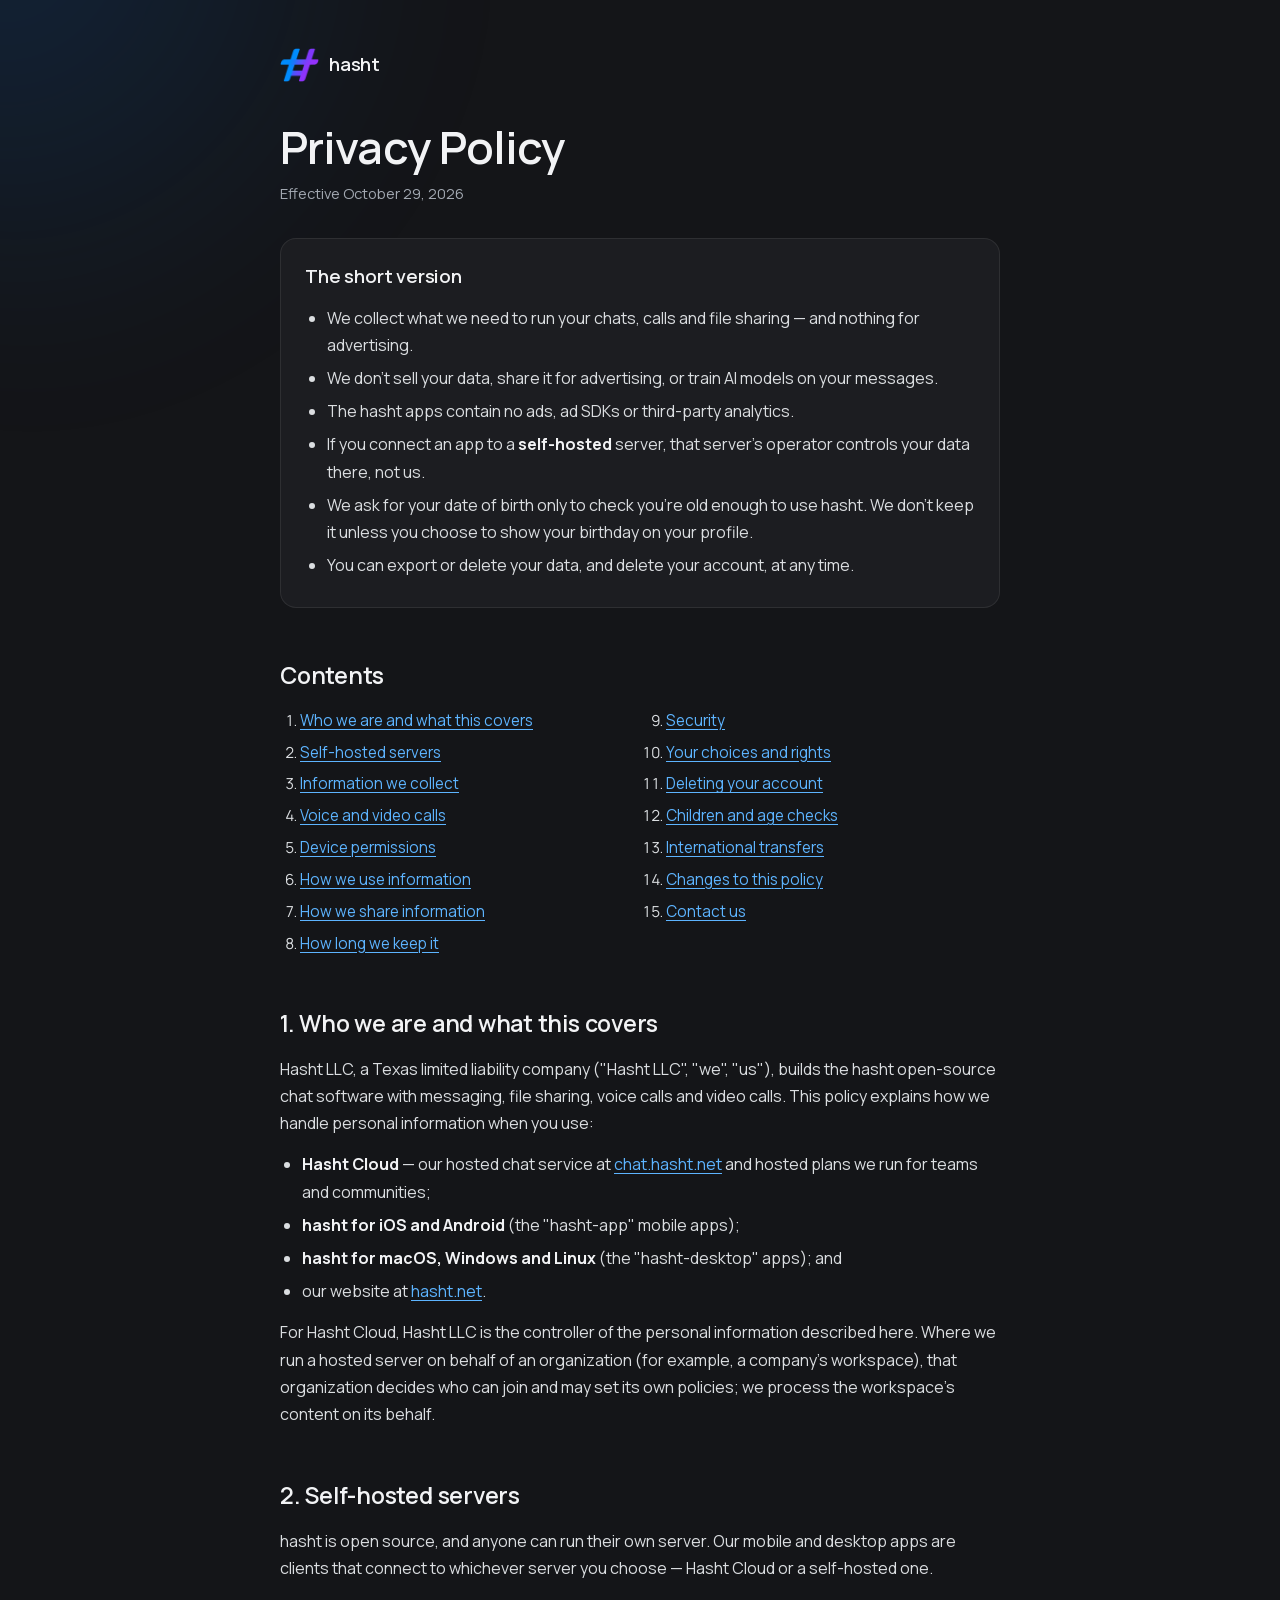
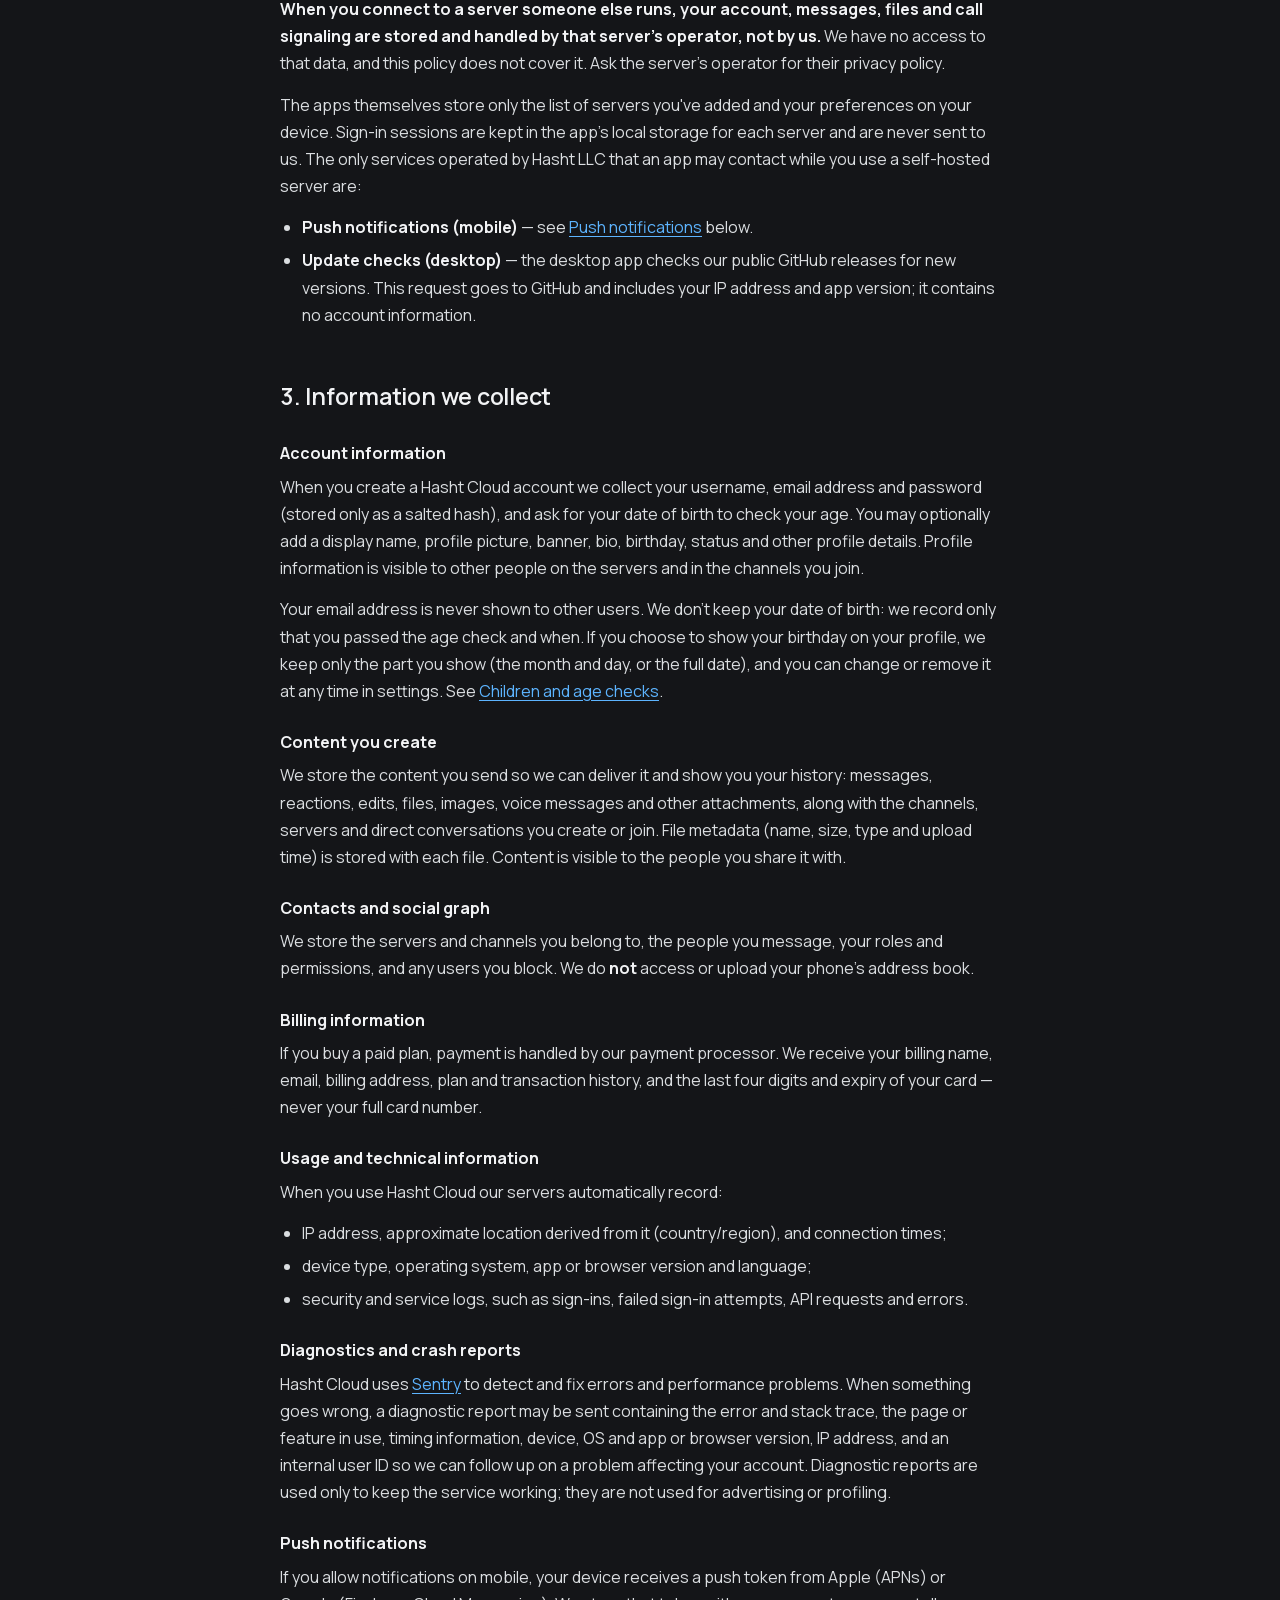
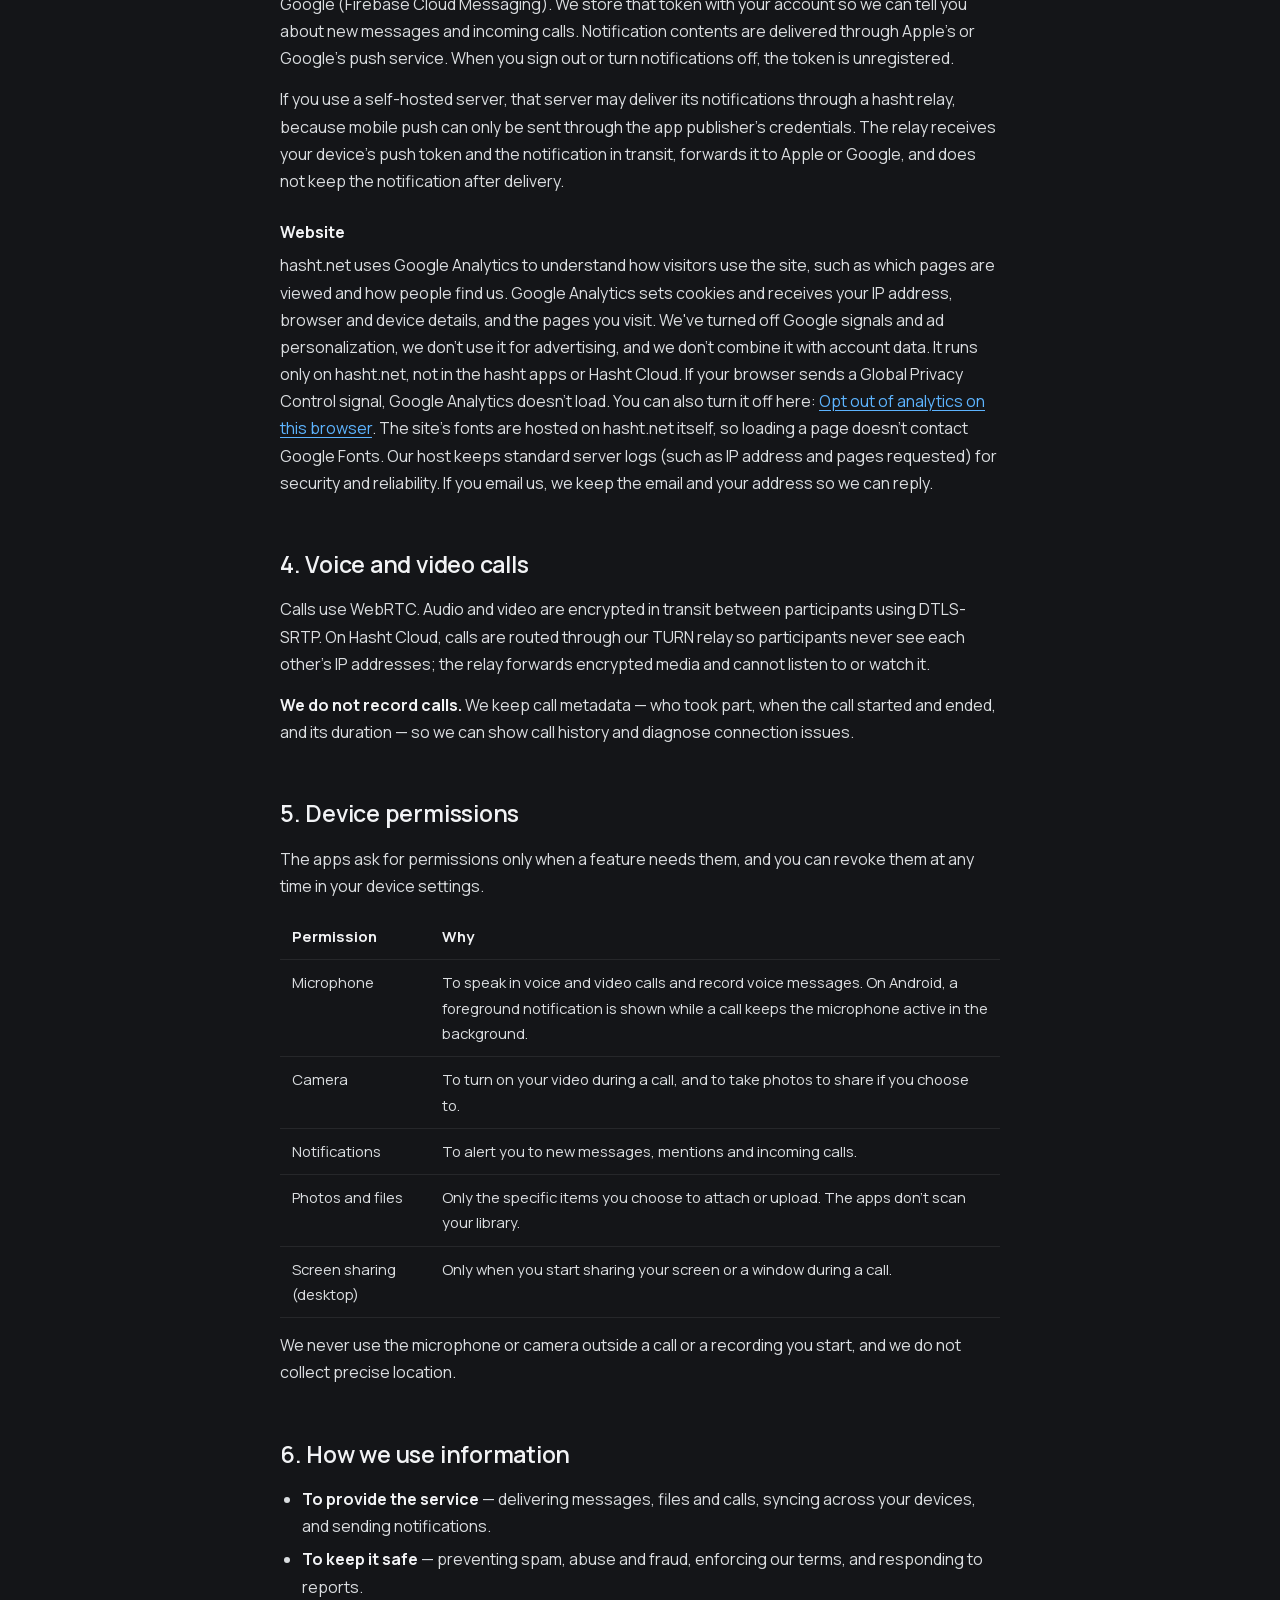
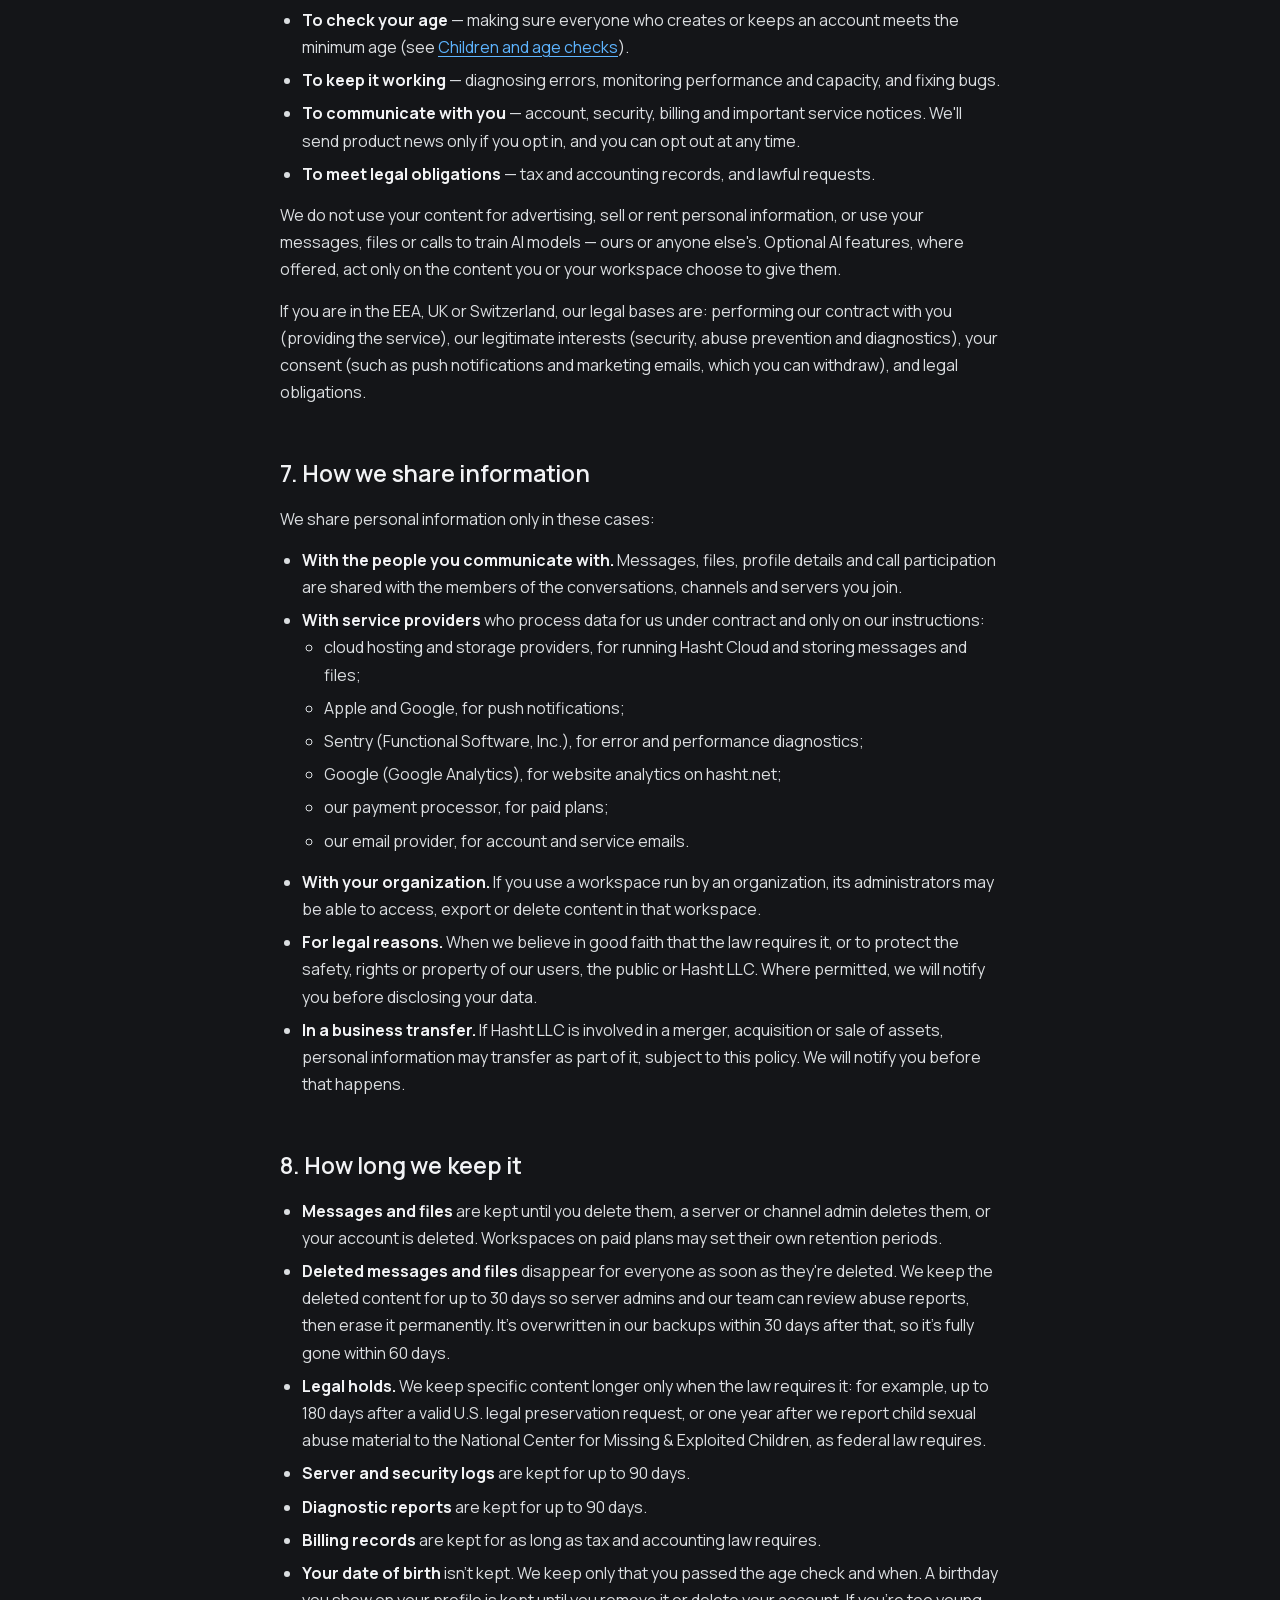
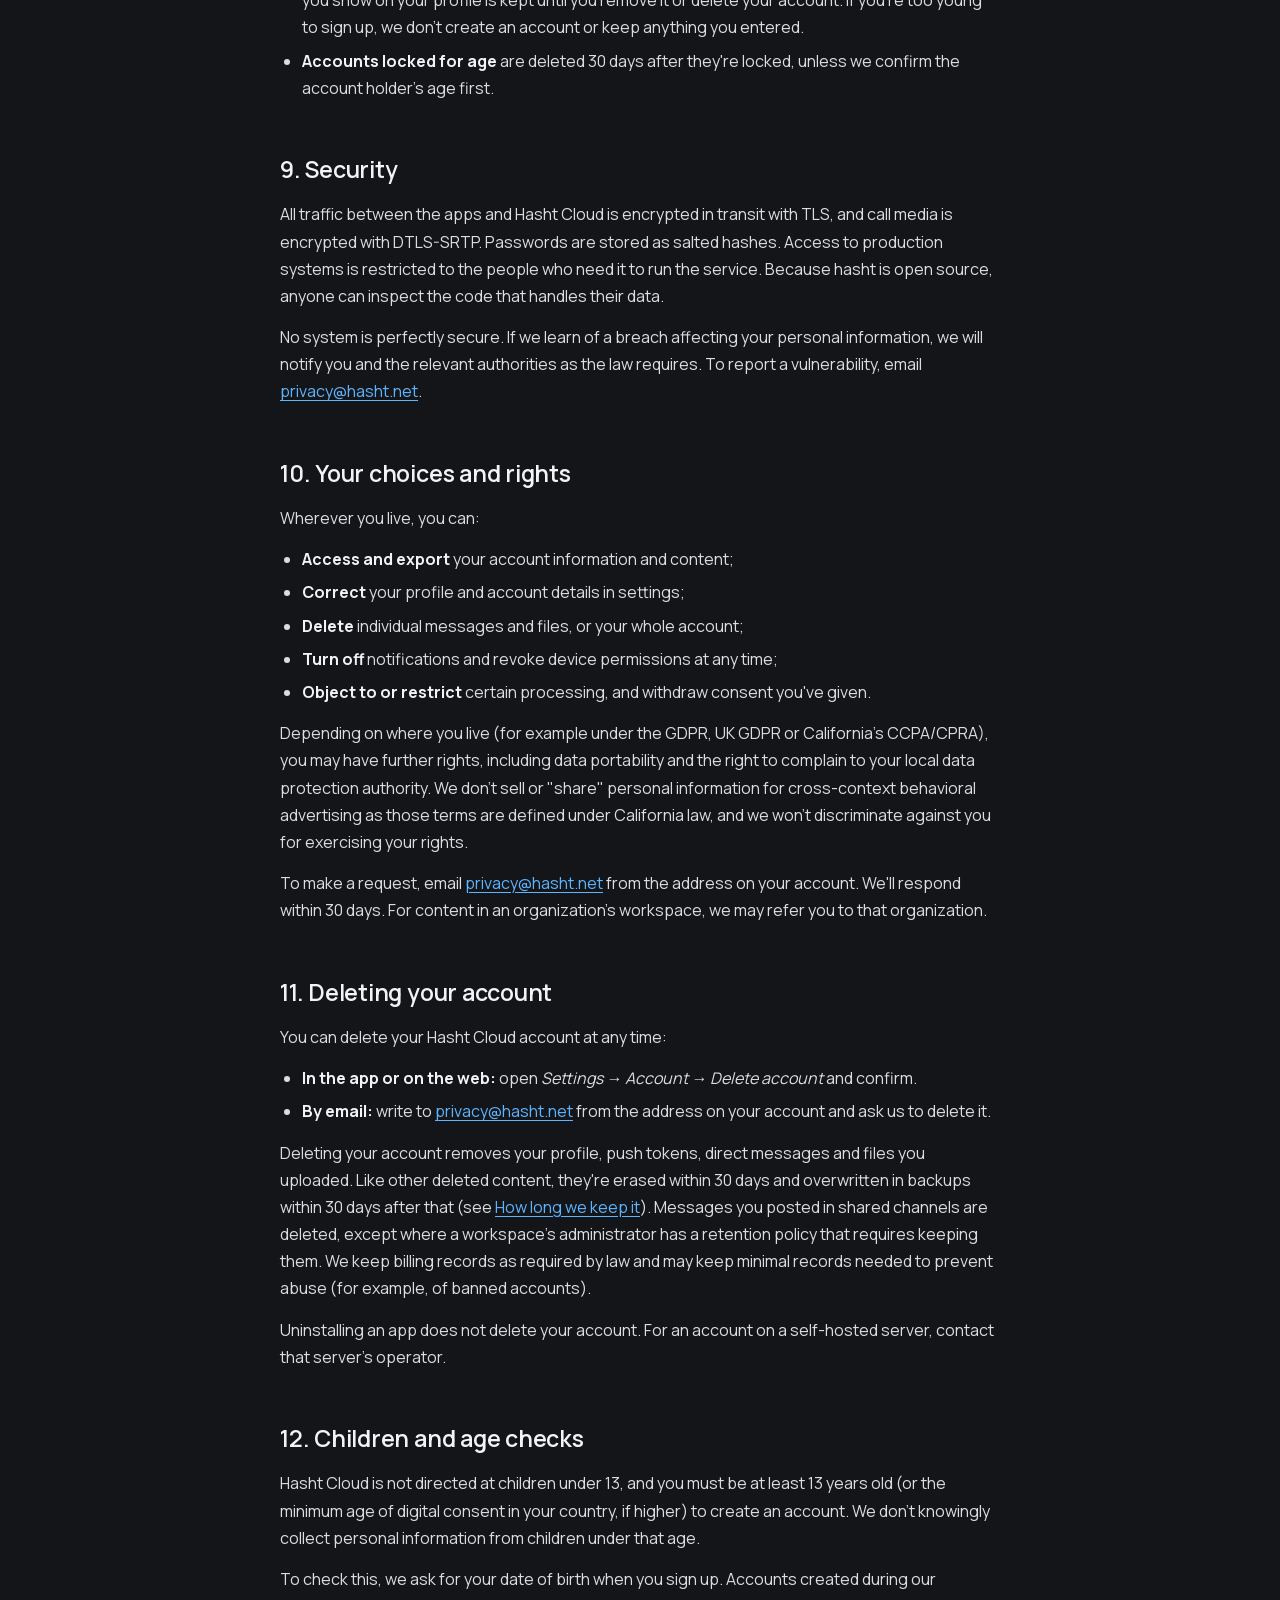
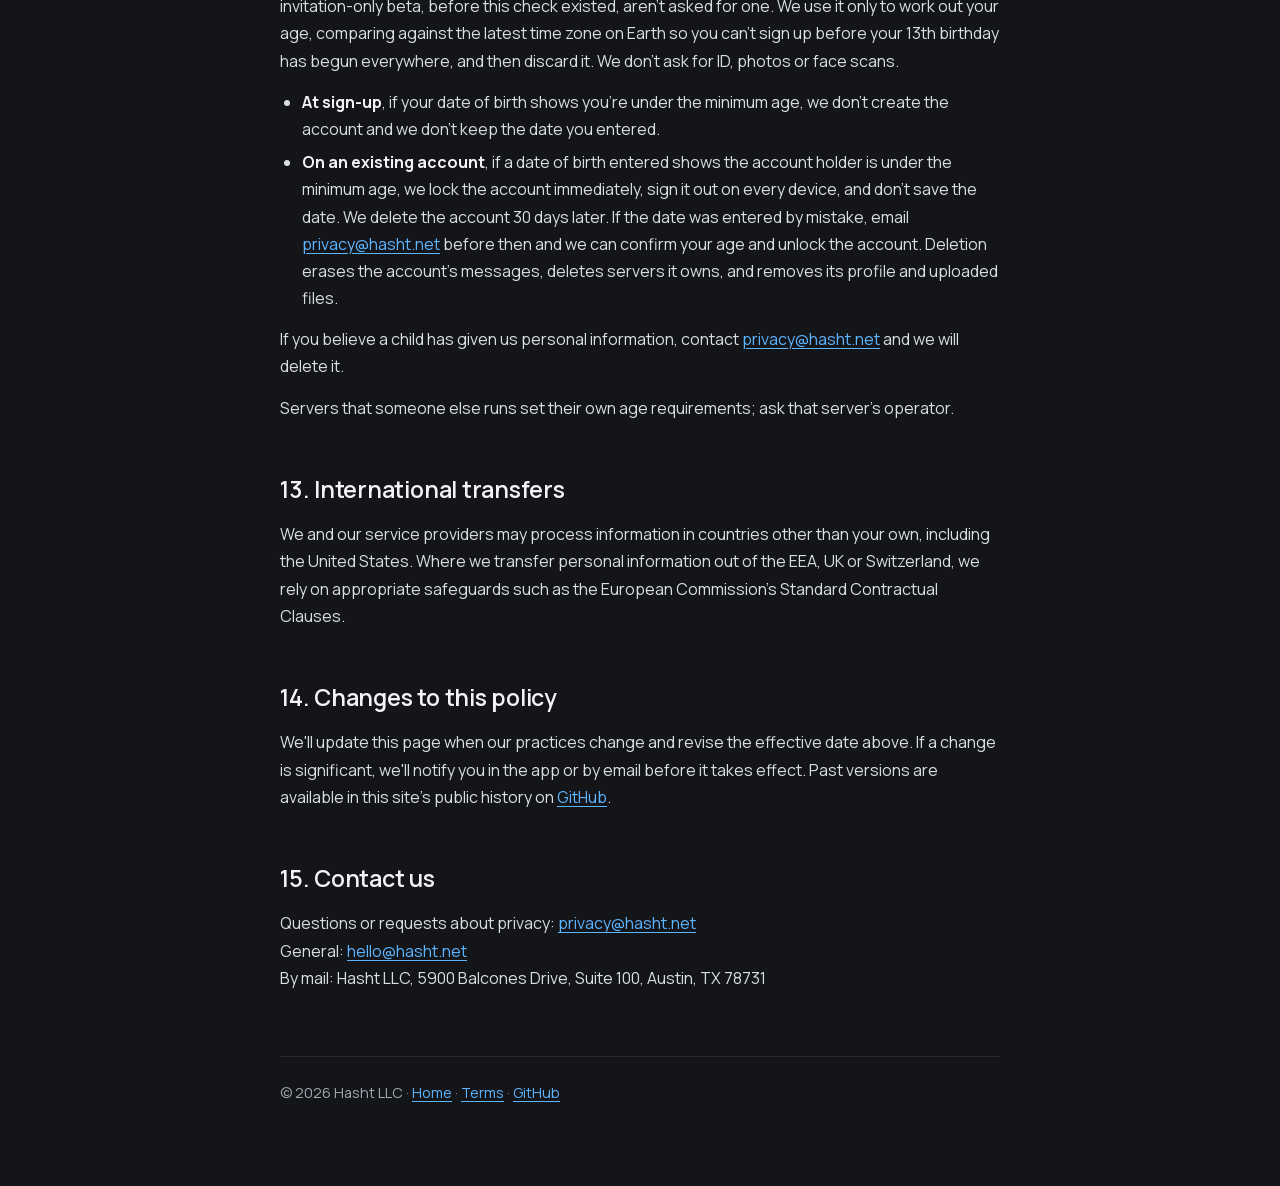
<file: privacy/index.html>
<!doctype html>
<html lang="en" data-theme="dark">
<head>
  <meta charset="UTF-8" />
  <meta name="viewport" content="width=device-width, initial-scale=1.0" />
  <title>Privacy Policy — hasht</title>
  <link rel="preload" href="/assets/fonts/manrope-latin.woff2" as="font" type="font/woff2" crossorigin />
  <link rel="stylesheet" href="/assets/fonts.css" />
  <script src="/assets/analytics.js" defer></script>
  <meta name="description" content="How hasht handles your data across Hasht Cloud, the hasht mobile and desktop apps, and hasht.net." />
  <link rel="canonical" href="https://hasht.net/privacy" />
  <link rel="icon" type="image/x-icon" href="/assets/favicon.ico" />
  <link rel="icon" type="image/png" sizes="32x32" href="/assets/icon-32.png" />
  <link rel="icon" type="image/png" sizes="192x192" href="/assets/icon-192.png" />
  <link rel="apple-touch-icon" sizes="180x180" href="/assets/apple-touch-icon.png" />
  <style>

    :root {
      --font-display: 'Manrope', -apple-system, BlinkMacSystemFont, 'Segoe UI', sans-serif;
      --font-ui: 'Manrope', -apple-system, BlinkMacSystemFont, 'Segoe UI', sans-serif;
      --brand-blue: #0a6fe0;
      --brand-purple: #6d35e8;
      --brand-bright: #5db4ff;
      --bg-void: #141518;
      --bg-raised: #1c1d21;
      --border: rgba(255, 255, 255, 0.08);
      --text-bright: #f2f3f5;
      --text-normal: #dbdee1;
      --text-muted: #a2a8b1;
    }

    * { margin: 0; padding: 0; box-sizing: border-box; }

    body {
      background: var(--bg-void);
      color: var(--text-normal);
      font-family: var(--font-ui);
      line-height: 1.7;
      padding: 48px 16px 80px;
    }

    .mesh { position: fixed; inset: 0; z-index: -1; overflow: hidden; pointer-events: none; }
    .mesh span {
      position: absolute; border-radius: 50%; filter: blur(90px); opacity: 0.18;
      width: 640px; height: 640px; top: -260px; left: -200px;
      background: radial-gradient(circle at 30% 30%, var(--brand-blue), transparent 70%);
    }

    main { max-width: 720px; margin: 0 auto; }

    .brand {
      display: inline-flex; align-items: center; gap: 10px; margin-bottom: 40px;
      font-family: var(--font-display); font-weight: 600; font-size: 1.15rem;
      color: var(--text-bright); text-decoration: none; letter-spacing: -0.01em;
    }
    .brand img { width: 39px; height: 34px; }

    h1 {
      font-family: var(--font-display); font-weight: 600;
      font-size: clamp(2rem, 5vw, 2.8rem); line-height: 1.1; letter-spacing: -0.02em;
      color: var(--text-bright); margin-bottom: 10px;
    }
    .updated { color: var(--text-muted); font-size: 0.92rem; margin-bottom: 32px; }

    h2 {
      font-family: var(--font-display); font-weight: 600; font-size: 1.45rem;
      color: var(--text-bright); letter-spacing: -0.01em;
      margin: 48px 0 12px; scroll-margin-top: 24px;
    }
    h3 { color: var(--text-bright); font-size: 1rem; font-weight: 700; margin: 24px 0 6px; }
    p, ul { margin-bottom: 14px; }
    ul { padding-left: 22px; }
    li { margin-bottom: 6px; }
    strong { color: var(--text-bright); font-weight: 700; }
    a { color: var(--brand-bright); text-underline-offset: 3px; }
    a:hover { color: var(--text-bright); }

    .summary {
      background: var(--bg-raised); border: 1px solid var(--border);
      border-radius: 16px; padding: 22px 24px; margin-bottom: 8px;
    }
    .summary h2 { margin-top: 0; font-size: 1.15rem; }
    .summary ul { margin-bottom: 0; }

    .toc { columns: 2; column-gap: 32px; padding-left: 20px; font-size: 0.95rem; }
    @media (max-width: 560px) { .toc { columns: 1; } }

    .table-wrap { overflow-x: auto; margin-bottom: 14px; }
    table { width: 100%; border-collapse: collapse; font-size: 0.93rem; }
    th, td { text-align: left; vertical-align: top; padding: 10px 12px; border-bottom: 1px solid var(--border); }
    th { color: var(--text-bright); font-weight: 700; }

    footer { margin-top: 64px; padding-top: 24px; border-top: 1px solid var(--border); color: var(--text-muted); font-size: 0.9rem; }

    ::selection { background: var(--brand-blue); color: #fff; }
  </style>
</head>
<body>
  <div class="mesh" aria-hidden="true"><span></span></div>

  <main>
    <a href="/" class="brand">
      <img src="/assets/logo-mark.png" alt="" width="39" height="34" />
      hasht
    </a>

    <h1>Privacy Policy</h1>
    <p class="updated">Effective October 29, 2026</p>

    <div class="summary">
      <h2>The short version</h2>
      <ul>
        <li>We collect what we need to run your chats, calls and file sharing — and nothing for advertising.</li>
        <li>We don't sell your data, share it for advertising, or train AI models on your messages.</li>
        <li>The hasht apps contain no ads, ad SDKs or third-party analytics.</li>
        <li>If you connect an app to a <strong>self-hosted</strong> server, that server's operator controls your data there, not us.</li>
        <li>We ask for your date of birth only to check you're old enough to use hasht. We don't keep it unless you choose to show your birthday on your profile.</li>
        <li>You can export or delete your data, and delete your account, at any time.</li>
      </ul>
    </div>

    <h2 id="contents">Contents</h2>
    <ol class="toc">
      <li><a href="#scope">Who we are and what this covers</a></li>
      <li><a href="#self-hosted">Self-hosted servers</a></li>
      <li><a href="#collect">Information we collect</a></li>
      <li><a href="#calls">Voice and video calls</a></li>
      <li><a href="#permissions">Device permissions</a></li>
      <li><a href="#use">How we use information</a></li>
      <li><a href="#share">How we share information</a></li>
      <li><a href="#retention">How long we keep it</a></li>
      <li><a href="#security">Security</a></li>
      <li><a href="#rights">Your choices and rights</a></li>
      <li><a href="#delete-account">Deleting your account</a></li>
      <li><a href="#children">Children and age checks</a></li>
      <li><a href="#transfers">International transfers</a></li>
      <li><a href="#changes">Changes to this policy</a></li>
      <li><a href="#contact">Contact us</a></li>
    </ol>

    <h2 id="scope">1. Who we are and what this covers</h2>
    <p>
      Hasht LLC, a Texas limited liability company ("Hasht LLC", "we", "us"), builds the hasht open-source chat software with messaging, file sharing,
      voice calls and video calls. This policy explains how we handle personal information when you use:
    </p>
    <ul>
      <li><strong>Hasht Cloud</strong> — our hosted chat service at <a href="https://chat.hasht.net">chat.hasht.net</a> and hosted plans we run for teams and communities;</li>
      <li><strong>hasht for iOS and Android</strong> (the "hasht-app" mobile apps);</li>
      <li><strong>hasht for macOS, Windows and Linux</strong> (the "hasht-desktop" apps); and</li>
      <li>our website at <a href="https://hasht.net">hasht.net</a>.</li>
    </ul>
    <p>
      For Hasht Cloud, Hasht LLC is the controller of the personal information described here. Where we
      run a hosted server on behalf of an organization (for example, a company's workspace), that
      organization decides who can join and may set its own
      policies; we process the workspace's content on its behalf.
    </p>

    <h2 id="self-hosted">2. Self-hosted servers</h2>
    <p>
      hasht is open source, and anyone can run their own server. Our mobile and desktop apps are
      clients that connect to whichever server you choose — Hasht Cloud or a self-hosted one.
    </p>
    <p>
      <strong>When you connect to a server someone else runs, your account, messages, files and
      call signaling are stored and handled by that server's operator, not by us.</strong> We have no
      access to that data, and this policy does not cover it. Ask the server's operator for their
      privacy policy.
    </p>
    <p>
      The apps themselves store only the list of servers you've added and your preferences on your
      device. Sign-in sessions are kept in the app's local storage for each server and are never sent
      to us. The only services operated by Hasht LLC that an app may contact while you use a self-hosted server are:
    </p>
    <ul>
      <li><strong>Push notifications (mobile)</strong> — see <a href="#push">Push notifications</a> below.</li>
      <li><strong>Update checks (desktop)</strong> — the desktop app checks our public GitHub releases for new versions. This request goes to GitHub and includes your IP address and app version; it contains no account information.</li>
    </ul>

    <h2 id="collect">3. Information we collect</h2>

    <h3>Account information</h3>
    <p>
      When you create a Hasht Cloud account we collect your username, email address and password
      (stored only as a salted hash), and ask for your date of birth to check your age. You may
      optionally add a display name, profile picture, banner, bio, birthday, status and other profile
      details. Profile information is visible to other people on
      the servers and in the channels you join.
    </p>
    <p>
      Your email address is never shown to other users. We don't keep your date of birth: we record
      only that you passed the age check and when. If you choose to show your birthday on your
      profile, we keep only the part you show (the month and day, or the full date), and you can
      change or remove it at any time in settings. See
      <a href="#children">Children and age checks</a>.
    </p>

    <h3>Content you create</h3>
    <p>
      We store the content you send so we can deliver it and show you your history: messages,
      reactions, edits, files, images, voice messages and other attachments, along with the channels,
      servers and direct conversations you create or join. File metadata (name, size, type and upload
      time) is stored with each file. Content is visible to the people you share it with.
    </p>

    <h3>Contacts and social graph</h3>
    <p>
      We store the servers and channels you belong to, the people you message, your roles and
      permissions, and any users you block. We do <strong>not</strong> access or upload your phone's
      address book.
    </p>

    <h3>Billing information</h3>
    <p>
      If you buy a paid plan, payment is handled by our payment processor. We receive your billing
      name, email, billing address, plan and transaction history, and the last four digits and expiry of
      your card — never your full card number.
    </p>

    <h3>Usage and technical information</h3>
    <p>When you use Hasht Cloud our servers automatically record:</p>
    <ul>
      <li>IP address, approximate location derived from it (country/region), and connection times;</li>
      <li>device type, operating system, app or browser version and language;</li>
      <li>security and service logs, such as sign-ins, failed sign-in attempts, API requests and errors.</li>
    </ul>

    <h3 id="diagnostics">Diagnostics and crash reports</h3>
    <p>
      Hasht Cloud uses <a href="https://sentry.io/privacy/">Sentry</a> to detect and fix errors and
      performance problems. When something goes wrong, a diagnostic report may be sent containing the
      error and stack trace, the page or feature in use, timing information, device, OS and app or
      browser version, IP address, and an internal user ID so we can follow up on a problem affecting
      your account. Diagnostic reports are used only to keep the service working; they are not used for
      advertising or profiling.
    </p>

    <h3 id="push">Push notifications</h3>
    <p>
      If you allow notifications on mobile, your device receives a push token from Apple (APNs) or
      Google (Firebase Cloud Messaging). We store that token with your account so we can tell you about
      new messages and incoming calls. Notification contents are delivered through Apple's or Google's
      push service. When you sign out or turn notifications off, the token is unregistered.
    </p>
    <p>
      If you use a self-hosted server, that server may deliver its notifications through a hasht relay,
      because mobile push can only be sent through the app publisher's credentials. The relay receives
      your device's push token and the notification in transit, forwards it to Apple or Google, and
      does not keep the notification after delivery.
    </p>

    <h3 id="website">Website</h3>
    <p>
      hasht.net uses Google Analytics to understand how visitors use the site, such as which pages are
      viewed and how people find us. Google Analytics sets cookies and receives your IP address, browser
      and device details, and the pages you visit. We've turned off Google signals and ad personalization,
      we don't use it for advertising, and we don't combine it with account data. It runs only on
      hasht.net, not in the hasht apps or Hasht Cloud. If your browser sends a Global Privacy Control
      signal, Google Analytics doesn't load. You can also turn it off here:
      <a href="#" data-analytics-optout>Opt out of analytics on this browser</a>. The site's fonts are
      hosted on hasht.net itself, so loading a page doesn't contact Google Fonts. Our host keeps standard
      server logs (such as IP address and pages requested) for security and reliability. If you email us, we keep the email and
      your address so we can reply.
    </p>

    <h2 id="calls">4. Voice and video calls</h2>
    <p>
      Calls use WebRTC. Audio and video are encrypted in transit between participants using DTLS-SRTP.
      On Hasht Cloud, calls are routed through our TURN relay so participants never see each other's IP
      addresses; the relay forwards encrypted media and cannot listen to or watch it.
    </p>
    <p>
      <strong>We do not record calls.</strong> We keep call metadata — who took part, when the call
      started and ended, and its duration — so we can show call history and diagnose connection issues.
    </p>

    <h2 id="permissions">5. Device permissions</h2>
    <p>The apps ask for permissions only when a feature needs them, and you can revoke them at any time in your device settings.</p>
    <div class="table-wrap">
      <table>
        <thead><tr><th>Permission</th><th>Why</th></tr></thead>
        <tbody>
          <tr><td>Microphone</td><td>To speak in voice and video calls and record voice messages. On Android, a foreground notification is shown while a call keeps the microphone active in the background.</td></tr>
          <tr><td>Camera</td><td>To turn on your video during a call, and to take photos to share if you choose to.</td></tr>
          <tr><td>Notifications</td><td>To alert you to new messages, mentions and incoming calls.</td></tr>
          <tr><td>Photos and files</td><td>Only the specific items you choose to attach or upload. The apps don't scan your library.</td></tr>
          <tr><td>Screen sharing (desktop)</td><td>Only when you start sharing your screen or a window during a call.</td></tr>
        </tbody>
      </table>
    </div>
    <p>We never use the microphone or camera outside a call or a recording you start, and we do not collect precise location.</p>

    <h2 id="use">6. How we use information</h2>
    <ul>
      <li><strong>To provide the service</strong> — delivering messages, files and calls, syncing across your devices, and sending notifications.</li>
      <li><strong>To keep it safe</strong> — preventing spam, abuse and fraud, enforcing our terms, and responding to reports.</li>
      <li><strong>To check your age</strong> — making sure everyone who creates or keeps an account meets the minimum age (see <a href="#children">Children and age checks</a>).</li>
      <li><strong>To keep it working</strong> — diagnosing errors, monitoring performance and capacity, and fixing bugs.</li>
      <li><strong>To communicate with you</strong> — account, security, billing and important service notices. We'll send product news only if you opt in, and you can opt out at any time.</li>
      <li><strong>To meet legal obligations</strong> — tax and accounting records, and lawful requests.</li>
    </ul>
    <p>
      We do not use your content for advertising, sell or rent personal information, or use your
      messages, files or calls to train AI models — ours or anyone else's. Optional AI features, where
      offered, act only on the content you or your workspace choose to give them.
    </p>
    <p>
      If you are in the EEA, UK or Switzerland, our legal bases are: performing our contract with you
      (providing the service), our legitimate interests (security, abuse prevention and diagnostics),
      your consent (such as push notifications and marketing emails, which you can withdraw), and legal
      obligations.
    </p>

    <h2 id="share">7. How we share information</h2>
    <p>We share personal information only in these cases:</p>
    <ul>
      <li><strong>With the people you communicate with.</strong> Messages, files, profile details and call participation are shared with the members of the conversations, channels and servers you join.</li>
      <li><strong>With service providers</strong> who process data for us under contract and only on our instructions:
        <ul>
          <li>cloud hosting and storage providers, for running Hasht Cloud and storing messages and files;</li>
          <li>Apple and Google, for push notifications;</li>
          <li>Sentry (Functional Software, Inc.), for error and performance diagnostics;</li>
          <li>Google (Google Analytics), for website analytics on hasht.net;</li>
          <li>our payment processor, for paid plans;</li>
          <li>our email provider, for account and service emails.</li>
        </ul>
      </li>
      <li><strong>With your organization.</strong> If you use a workspace run by an organization, its administrators may be able to access, export or delete content in that workspace.</li>
      <li><strong>For legal reasons.</strong> When we believe in good faith that the law requires it, or to protect the safety, rights or property of our users, the public or Hasht LLC. Where permitted, we will notify you before disclosing your data.</li>
      <li><strong>In a business transfer.</strong> If Hasht LLC is involved in a merger, acquisition or sale of assets, personal information may transfer as part of it, subject to this policy. We will notify you before that happens.</li>
    </ul>

    <h2 id="retention">8. How long we keep it</h2>
    <ul>
      <li><strong>Messages and files</strong> are kept until you delete them, a server or channel admin deletes them, or your account is deleted. Workspaces on paid plans may set their own retention periods.</li>
      <li><strong>Deleted messages and files</strong> disappear for everyone as soon as they're deleted. We keep the deleted content for up to 30 days so server admins and our team can review abuse reports, then erase it permanently. It's overwritten in our backups within 30 days after that, so it's fully gone within 60 days.</li>
      <li><strong>Legal holds.</strong> We keep specific content longer only when the law requires it: for example, up to 180 days after a valid U.S. legal preservation request, or one year after we report child sexual abuse material to the National Center for Missing &amp; Exploited Children, as federal law requires.</li>
      <li><strong>Server and security logs</strong> are kept for up to 90 days.</li>
      <li><strong>Diagnostic reports</strong> are kept for up to 90 days.</li>
      <li><strong>Billing records</strong> are kept for as long as tax and accounting law requires.</li>
      <li><strong>Your date of birth</strong> isn't kept. We keep only that you passed the age check and when. A birthday you show on your profile is kept until you remove it or delete your account. If you're too young to sign up, we don't create an account or keep anything you entered.</li>
      <li><strong>Accounts locked for age</strong> are deleted 30 days after they're locked, unless we confirm the account holder's age first.</li>
    </ul>

    <h2 id="security">9. Security</h2>
    <p>
      All traffic between the apps and Hasht Cloud is encrypted in transit with TLS, and call media is
      encrypted with DTLS-SRTP. Passwords are stored as salted hashes. Access to production systems is
      restricted to the people who need it to run the service. Because hasht is open source, anyone can
      inspect the code that handles their data.
    </p>
    <p>
      No system is perfectly secure. If we learn of a breach affecting your personal information, we
      will notify you and the relevant authorities as the law requires. To report a vulnerability,
      email <a href="mailto:privacy@hasht.net">privacy@hasht.net</a>.
    </p>

    <h2 id="rights">10. Your choices and rights</h2>
    <p>Wherever you live, you can:</p>
    <ul>
      <li><strong>Access and export</strong> your account information and content;</li>
      <li><strong>Correct</strong> your profile and account details in settings;</li>
      <li><strong>Delete</strong> individual messages and files, or your whole account;</li>
      <li><strong>Turn off</strong> notifications and revoke device permissions at any time;</li>
      <li><strong>Object to or restrict</strong> certain processing, and withdraw consent you've given.</li>
    </ul>
    <p>
      Depending on where you live (for example under the GDPR, UK GDPR or California's CCPA/CPRA), you
      may have further rights, including data portability and the right to complain to your local data
      protection authority. We don't sell or "share" personal information for cross-context behavioral
      advertising as those terms are defined under California law, and we won't discriminate against you
      for exercising your rights.
    </p>
    <p>
      To make a request, email <a href="mailto:privacy@hasht.net">privacy@hasht.net</a> from the address
      on your account. We'll respond within 30 days. For content in an organization's workspace, we may
      refer you to that organization.
    </p>

    <h2 id="delete-account">11. Deleting your account</h2>
    <p>You can delete your Hasht Cloud account at any time:</p>
    <ul>
      <li><strong>In the app or on the web:</strong> open <em>Settings → Account → Delete account</em> and confirm.</li>
      <li><strong>By email:</strong> write to <a href="mailto:privacy@hasht.net?subject=Delete%20my%20account">privacy@hasht.net</a> from the address on your account and ask us to delete it.</li>
    </ul>
    <p>
      Deleting your account removes your profile, push tokens, direct messages and files you uploaded.
      Like other deleted content, they're erased within 30 days and overwritten in backups within 30 days
      after that (see <a href="#retention">How long we keep it</a>). Messages you posted in shared channels
      are deleted, except where a workspace's administrator has a retention policy that requires
      keeping them. We keep billing records as required by law and may keep minimal records needed to
      prevent abuse (for example, of banned accounts).
    </p>
    <p>
      Uninstalling an app does not delete your account. For an account on a self-hosted server, contact
      that server's operator.
    </p>

    <h2 id="children">12. Children and age checks</h2>
    <p>
      Hasht Cloud is not directed at children under 13, and you must be at least 13 years old (or the
      minimum age of digital consent in your country, if higher) to create an account. We don't knowingly
      collect personal information from children under that age.
    </p>
    <p>
      To check this, we ask for your date of birth when you sign up. Accounts created during our
      invitation-only beta, before this check existed, aren't asked for one. We use it only to work out your age, comparing
      against the latest time zone on Earth so you can't sign up before your 13th birthday has begun
      everywhere, and then discard it. We don't ask for ID, photos or face scans.
    </p>
    <ul>
      <li><strong>At sign-up</strong>, if your date of birth shows you're under the minimum age, we don't create the account and we don't keep the date you entered.</li>
      <li><strong>On an existing account</strong>, if a date of birth entered shows the account holder is under the minimum age, we lock the account immediately, sign it out on every device, and don't save the date. We delete the account 30 days later. If the date was entered by mistake, email <a href="mailto:privacy@hasht.net">privacy@hasht.net</a> before then and we can confirm your age and unlock the account. Deletion erases the account's messages, deletes servers it owns, and removes its profile and uploaded files.</li>
    </ul>
    <p>
      If you believe a child has given us personal information, contact
      <a href="mailto:privacy@hasht.net">privacy@hasht.net</a> and we will delete it.
    </p>
    <p>
      Servers that someone else runs set their own age requirements; ask that server's operator.
    </p>

    <h2 id="transfers">13. International transfers</h2>
    <p>
      We and our service providers may process information in countries other than your own, including
      the United States. Where we transfer personal information out of the EEA, UK or Switzerland, we
      rely on appropriate safeguards such as the European Commission's Standard Contractual Clauses.
    </p>

    <h2 id="changes">14. Changes to this policy</h2>
    <p>
      We'll update this page when our practices change and revise the effective date above. If a change
      is significant, we'll notify you in the app or by email before it takes effect. Past versions are
      available in this site's public history on <a href="https://github.com/hasht-net">GitHub</a>.
    </p>

    <h2 id="contact">15. Contact us</h2>
    <p>
      Questions or requests about privacy: <a href="mailto:privacy@hasht.net">privacy@hasht.net</a><br />
      General: <a href="mailto:hello@hasht.net">hello@hasht.net</a><br />
      By mail: Hasht LLC, 5900 Balcones Drive, Suite 100, Austin, TX 78731
    </p>

    <footer>
      © 2026 Hasht LLC · <a href="/">Home</a> · <a href="/terms">Terms</a> · <a href="https://github.com/hasht-net">GitHub</a>
    </footer>
  </main>
</body>
</html>
</file>
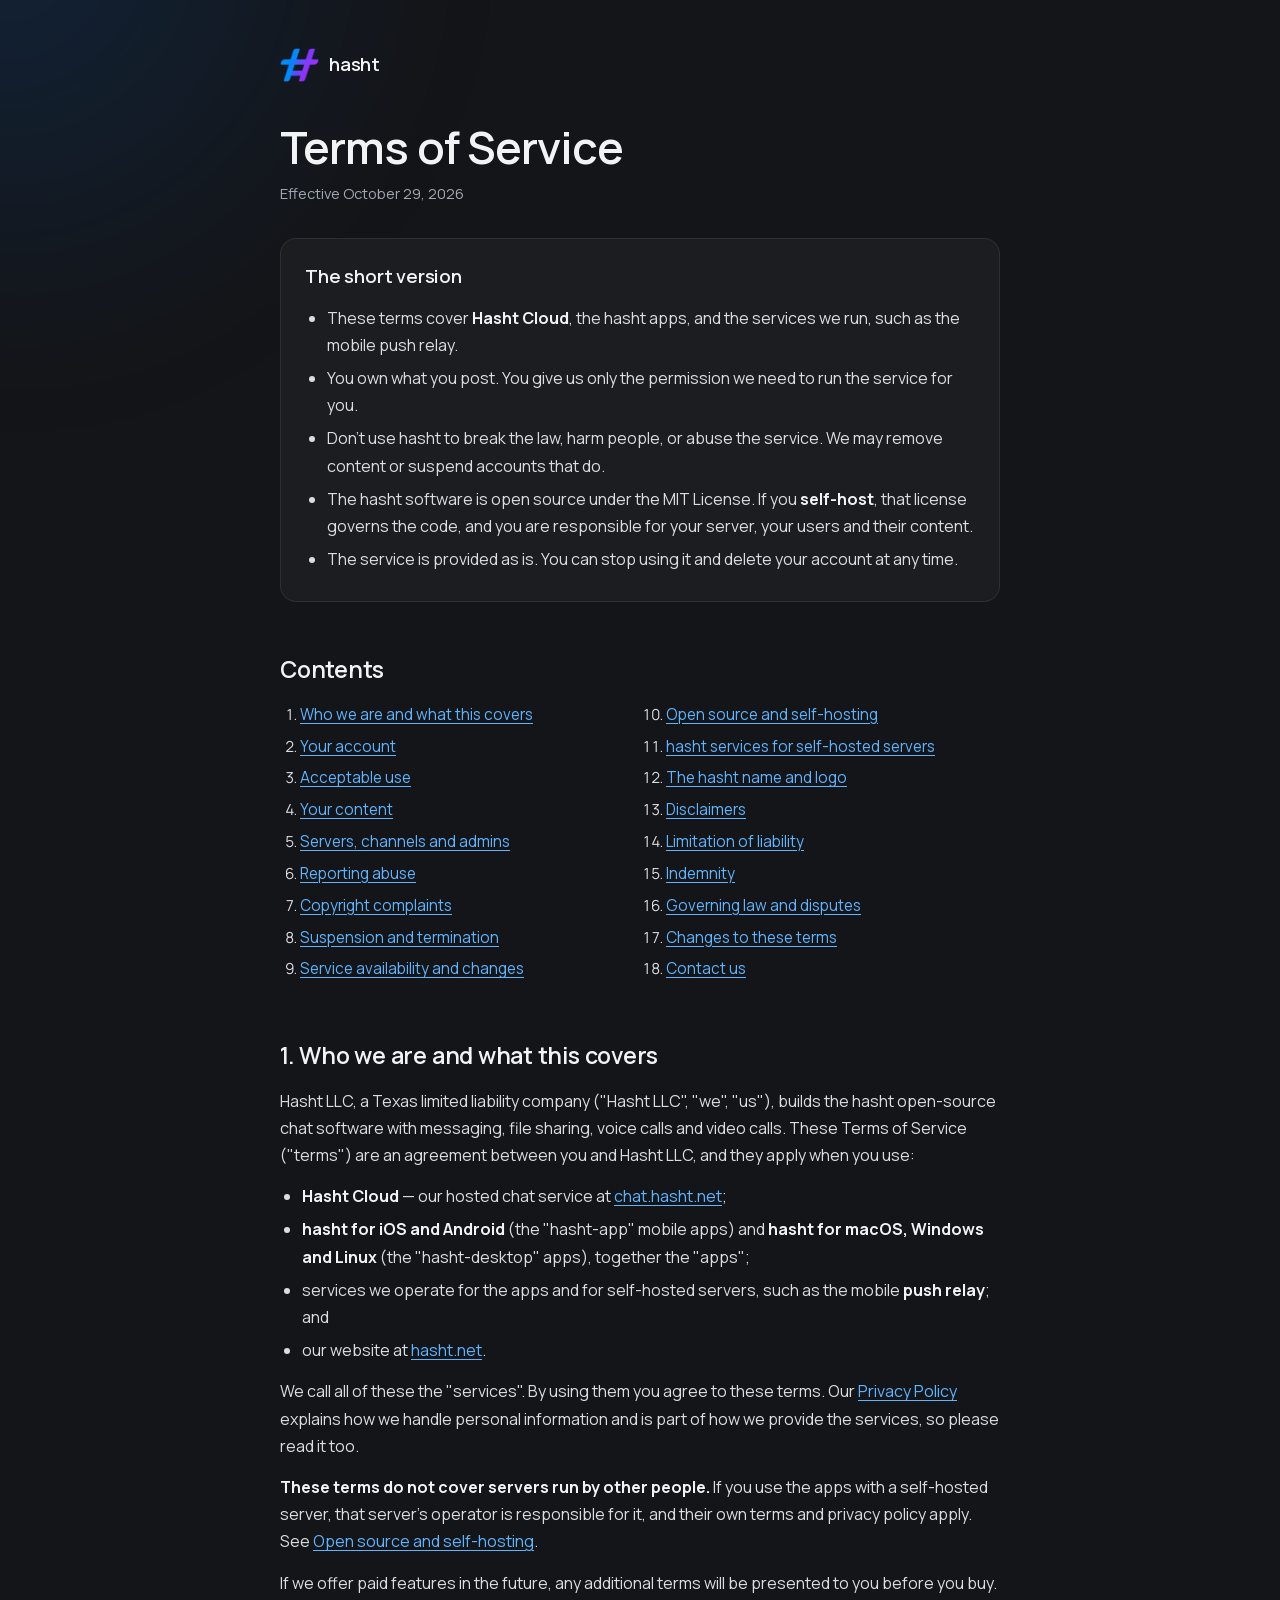
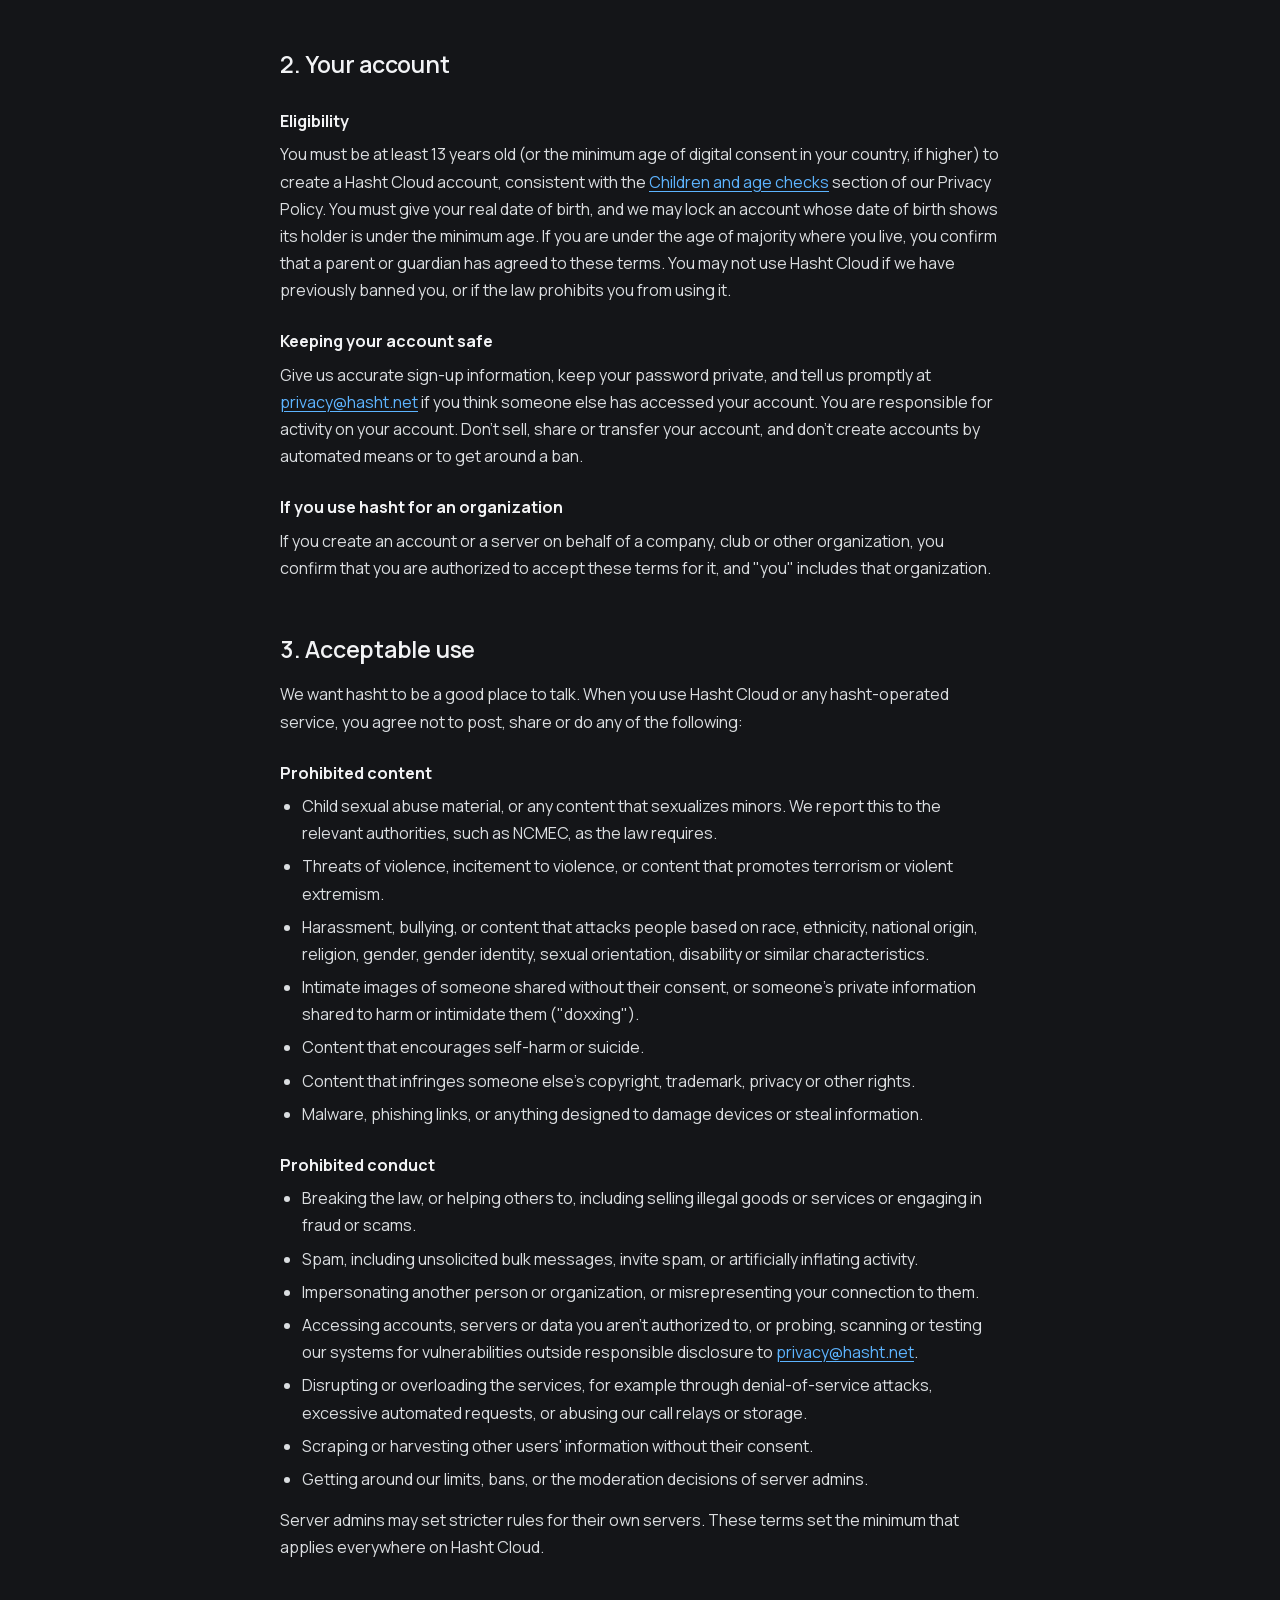
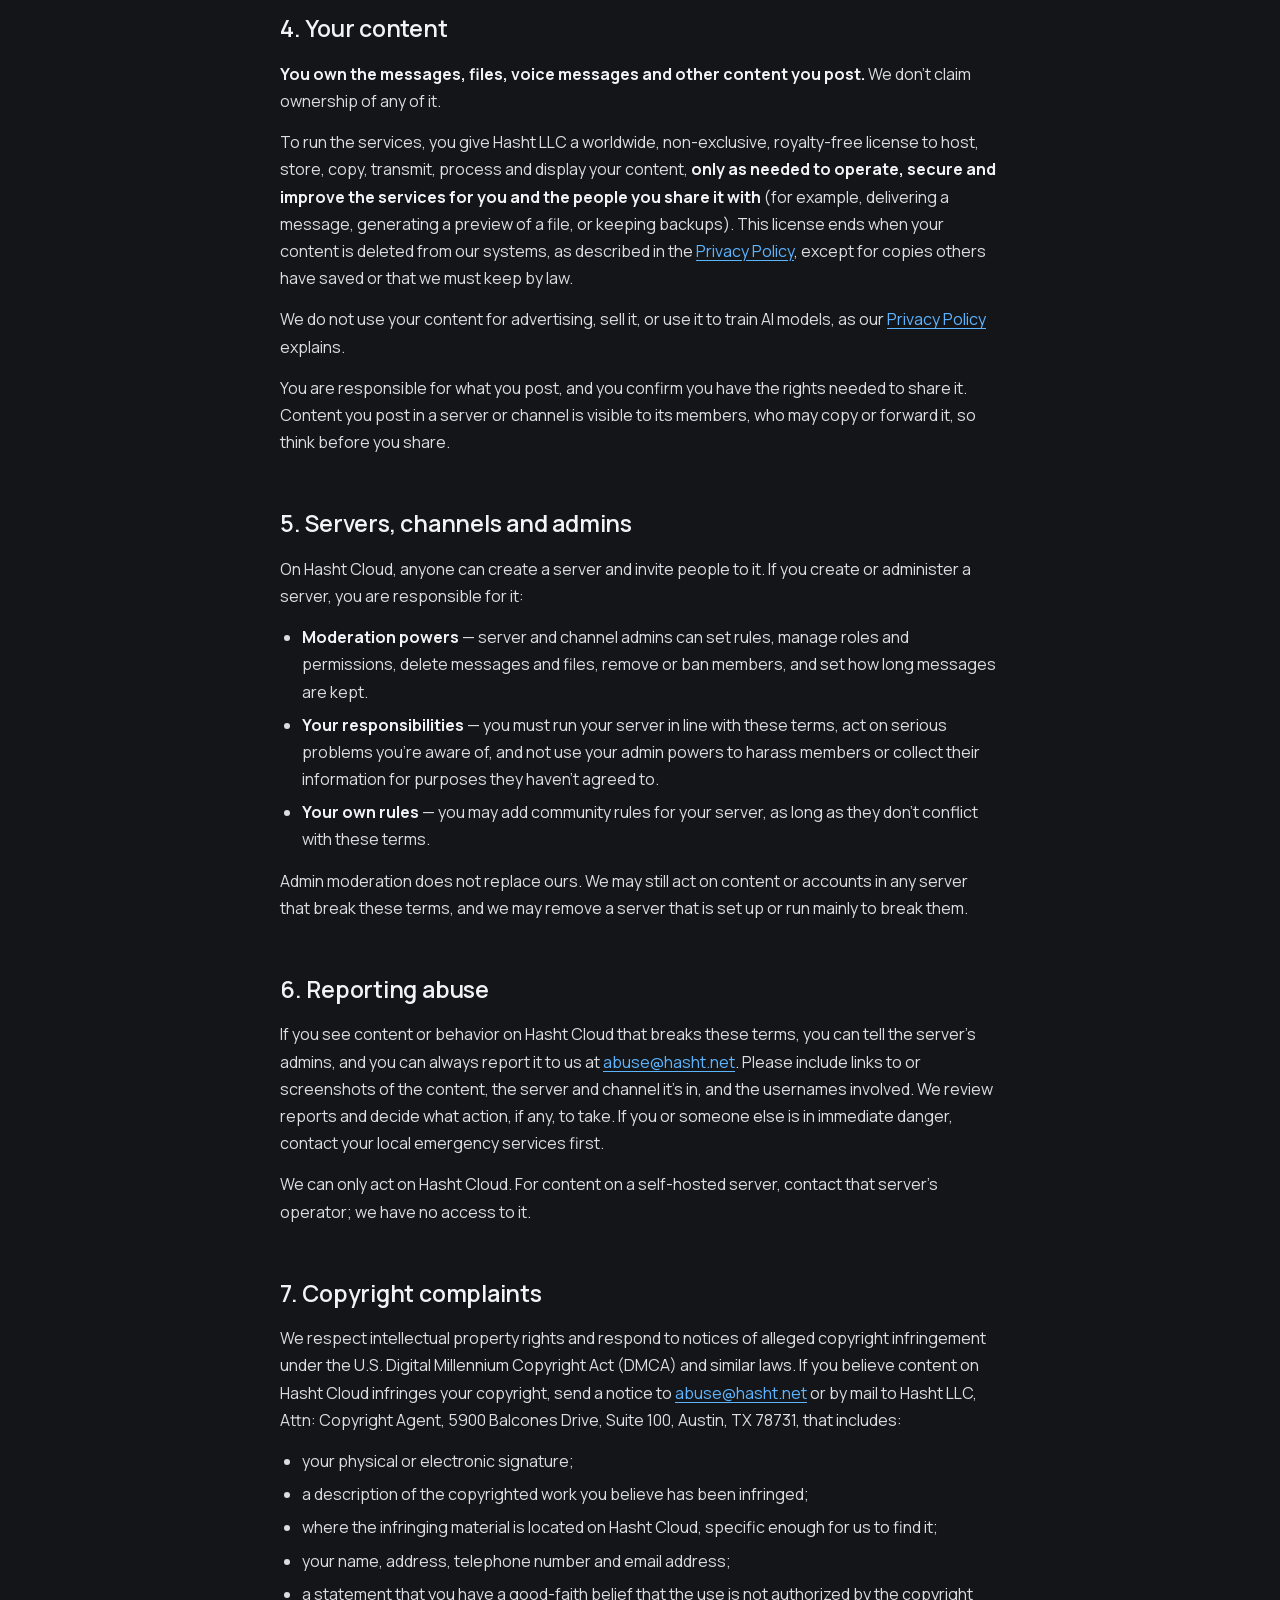
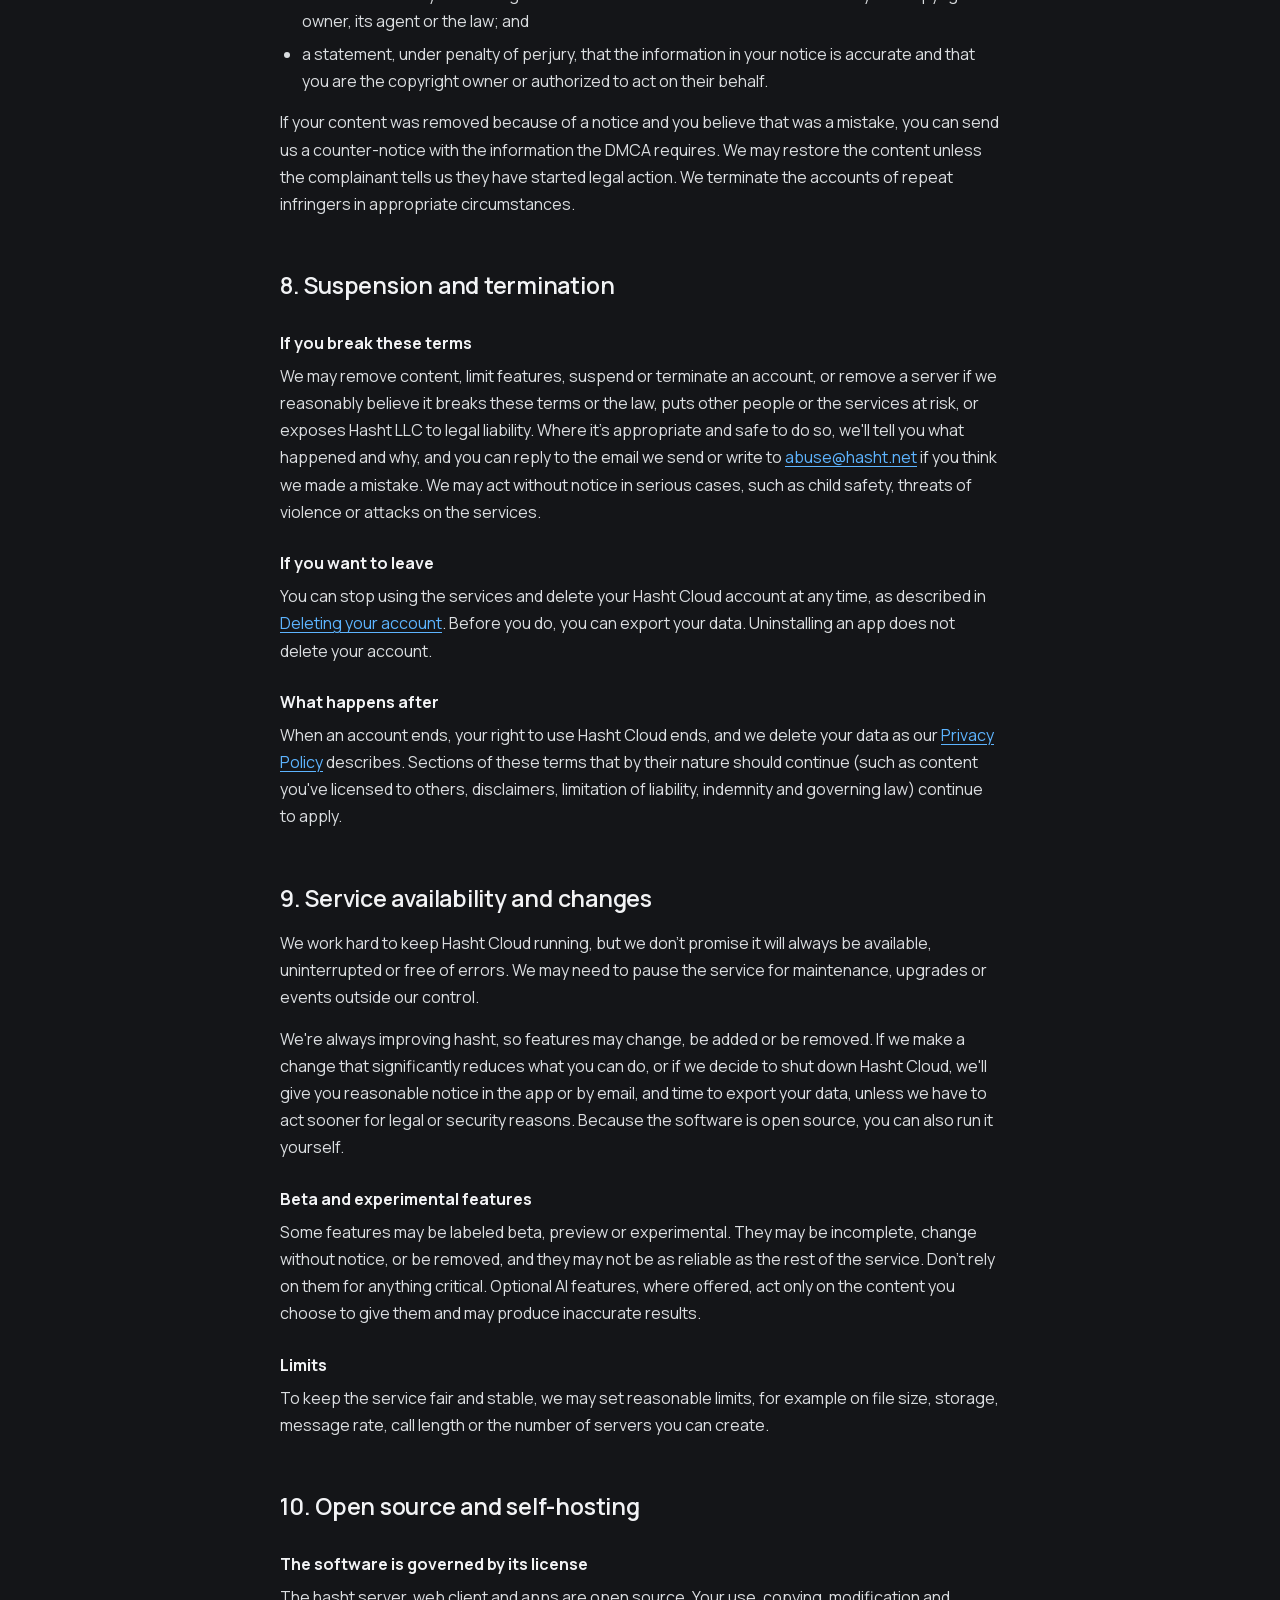
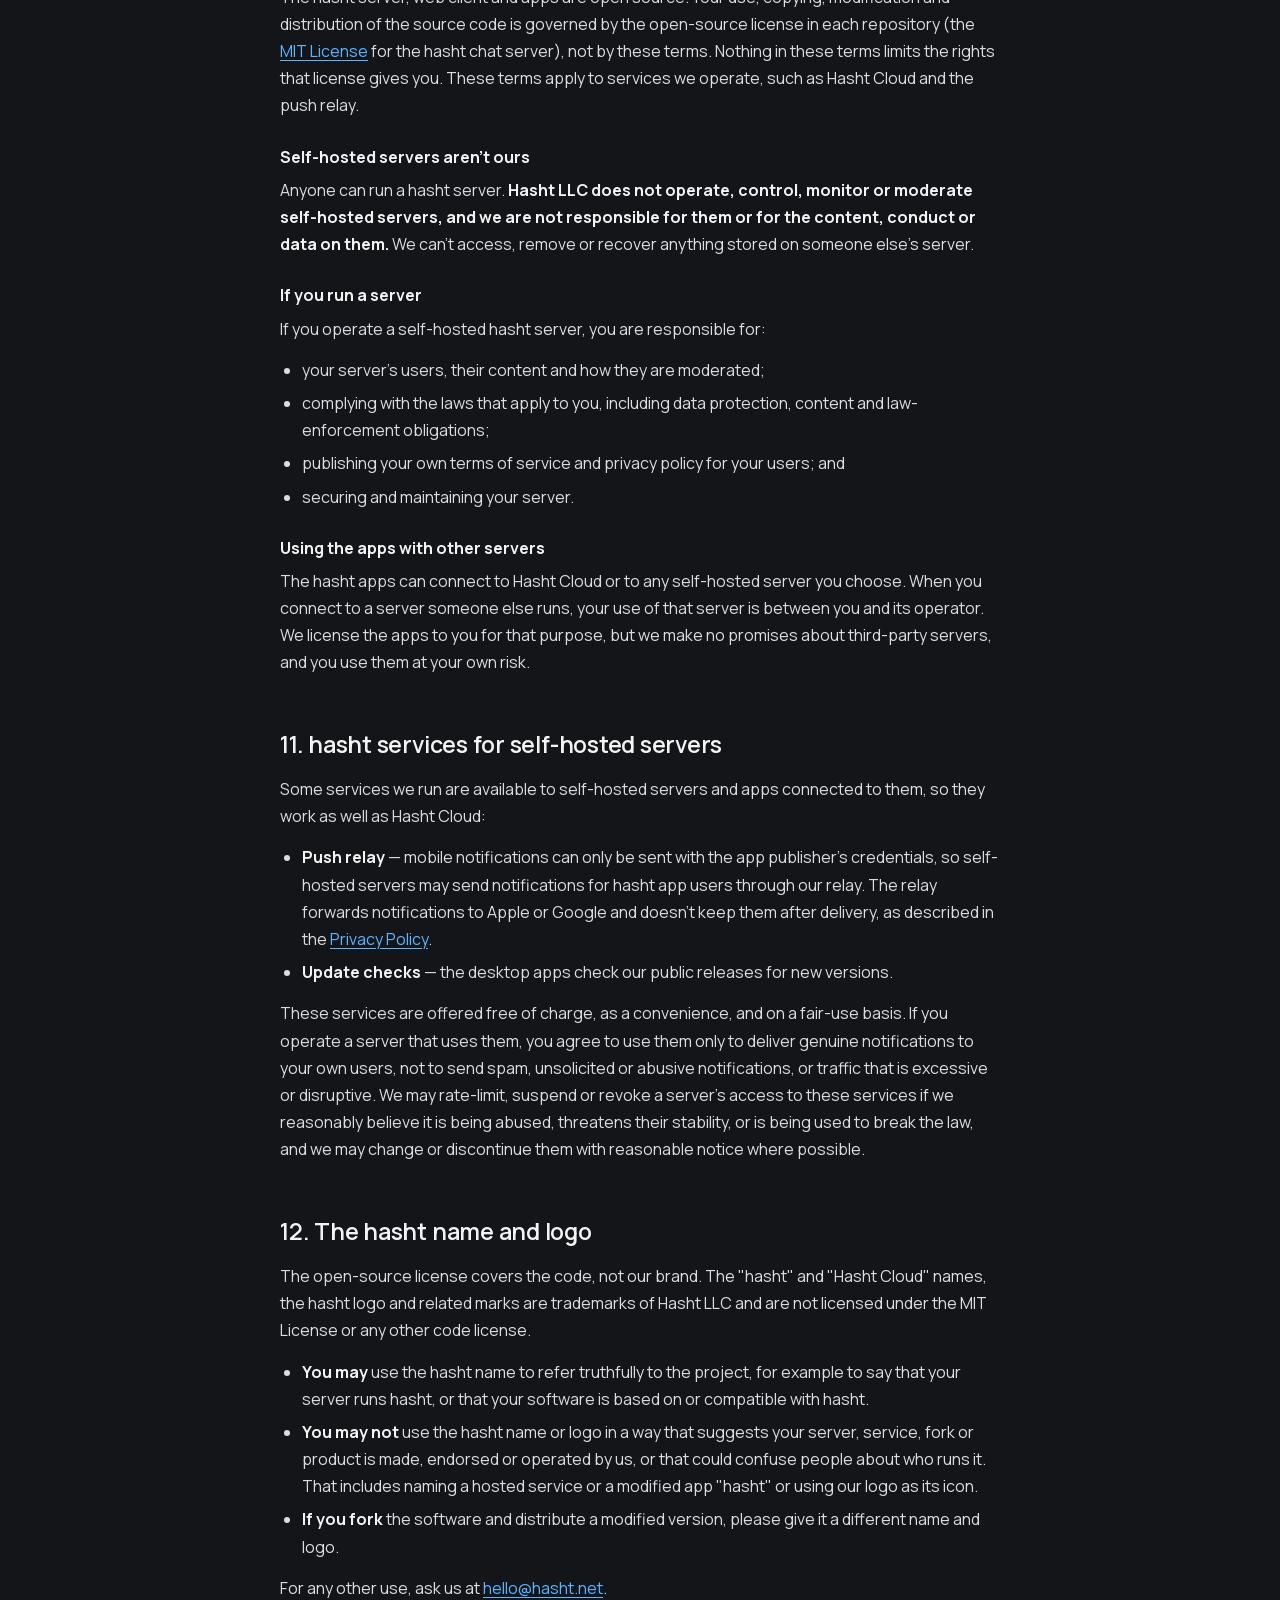
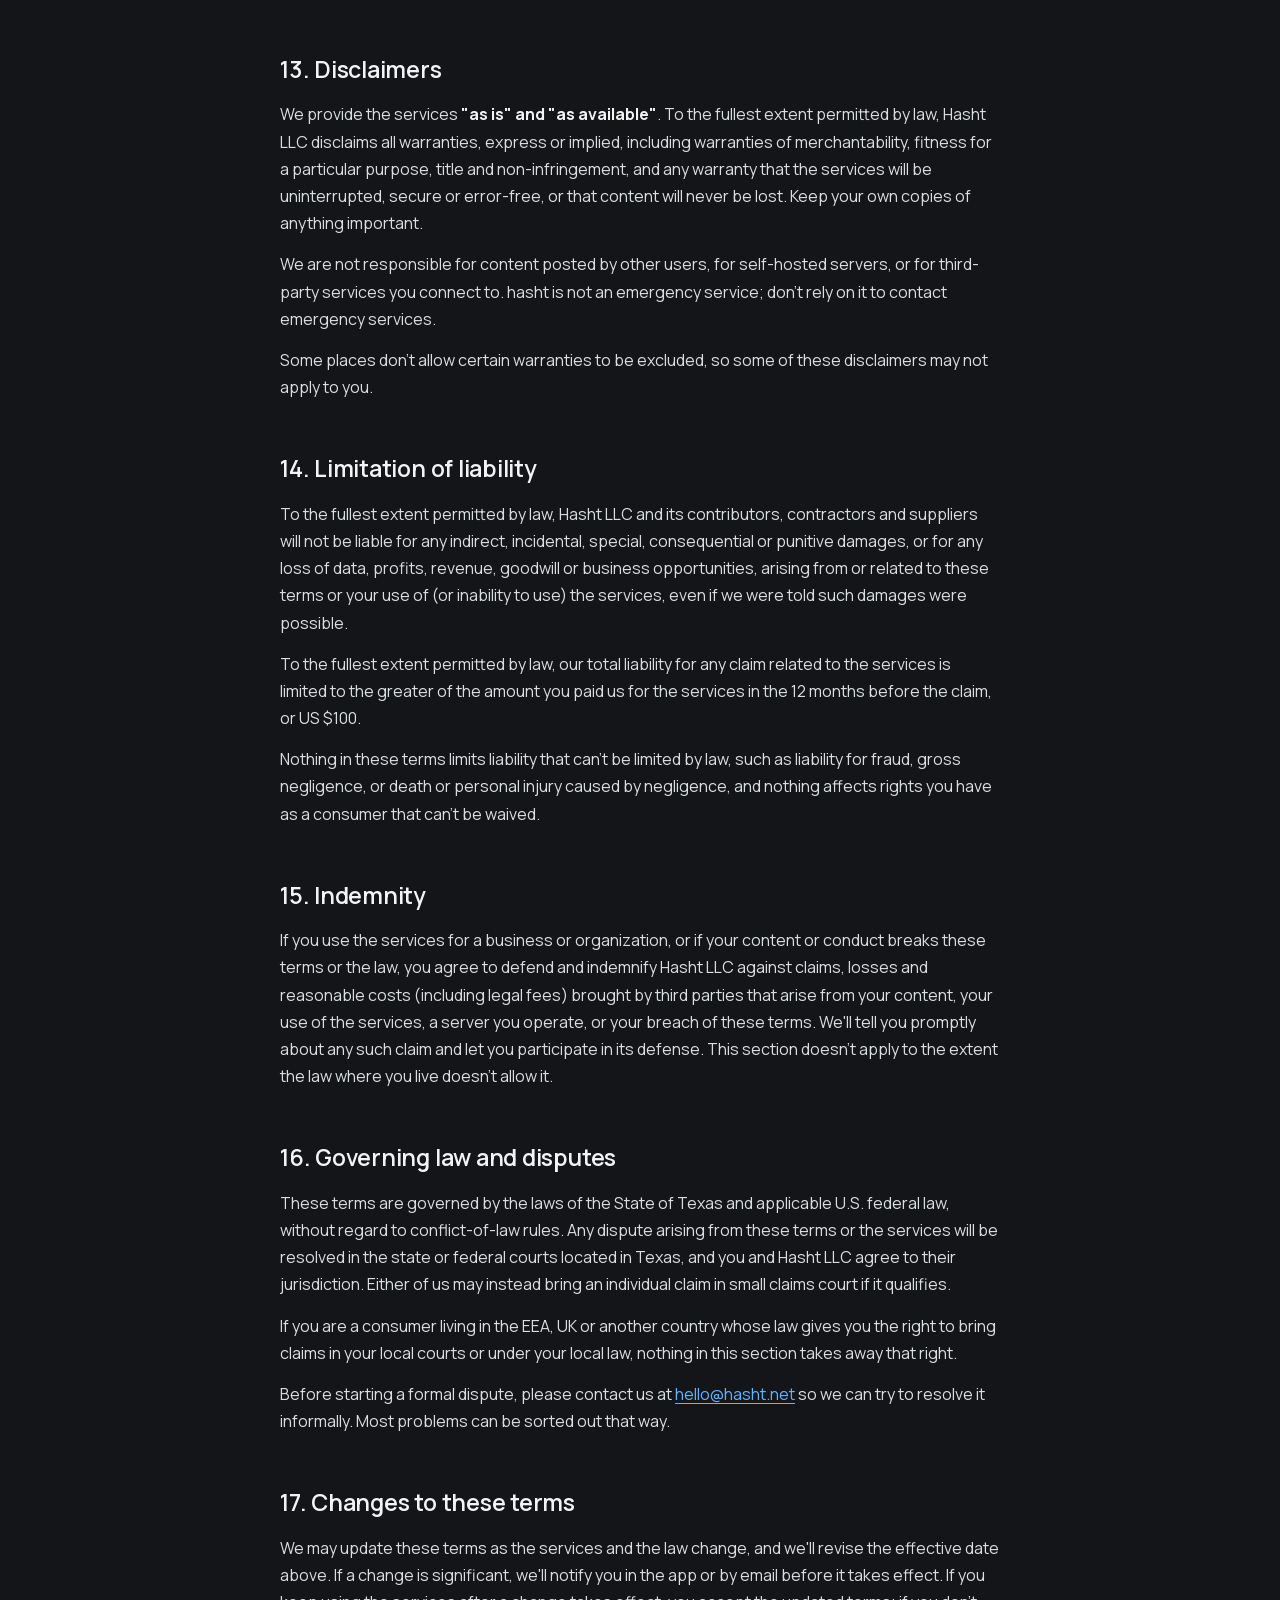
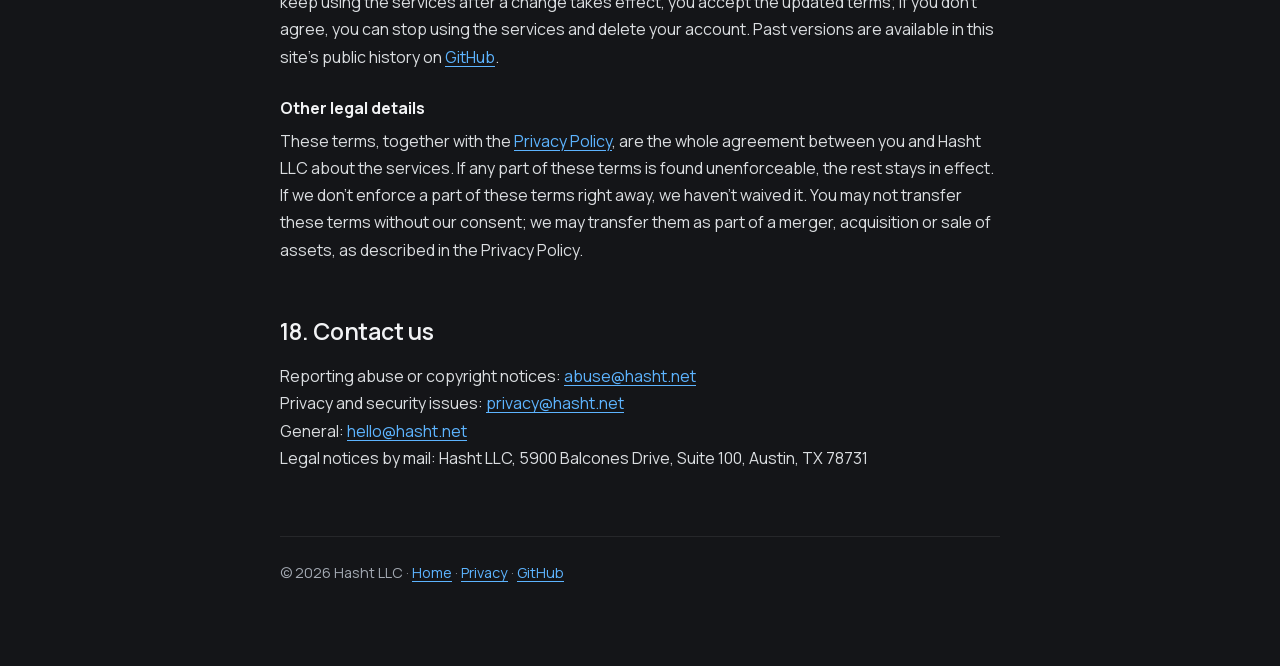
<file: terms/index.html>
<!doctype html>
<html lang="en" data-theme="dark">
<head>
  <meta charset="UTF-8" />
  <meta name="viewport" content="width=device-width, initial-scale=1.0" />
  <title>Terms of Service — hasht</title>
  <link rel="preload" href="/assets/fonts/manrope-latin.woff2" as="font" type="font/woff2" crossorigin />
  <link rel="stylesheet" href="/assets/fonts.css" />
  <script src="/assets/analytics.js" defer></script>
  <meta name="description" content="The terms for using Hasht Cloud, the hasht mobile and desktop apps, and hasht-operated services." />
  <link rel="canonical" href="https://hasht.net/terms" />
  <link rel="icon" type="image/x-icon" href="/assets/favicon.ico" />
  <link rel="icon" type="image/png" sizes="32x32" href="/assets/icon-32.png" />
  <link rel="icon" type="image/png" sizes="192x192" href="/assets/icon-192.png" />
  <link rel="apple-touch-icon" sizes="180x180" href="/assets/apple-touch-icon.png" />
  <style>

    :root {
      --font-display: 'Manrope', -apple-system, BlinkMacSystemFont, 'Segoe UI', sans-serif;
      --font-ui: 'Manrope', -apple-system, BlinkMacSystemFont, 'Segoe UI', sans-serif;
      --brand-blue: #0a6fe0;
      --brand-purple: #6d35e8;
      --brand-bright: #5db4ff;
      --bg-void: #141518;
      --bg-raised: #1c1d21;
      --border: rgba(255, 255, 255, 0.08);
      --text-bright: #f2f3f5;
      --text-normal: #dbdee1;
      --text-muted: #a2a8b1;
    }

    * { margin: 0; padding: 0; box-sizing: border-box; }

    body {
      background: var(--bg-void);
      color: var(--text-normal);
      font-family: var(--font-ui);
      line-height: 1.7;
      padding: 48px 16px 80px;
    }

    .mesh { position: fixed; inset: 0; z-index: -1; overflow: hidden; pointer-events: none; }
    .mesh span {
      position: absolute; border-radius: 50%; filter: blur(90px); opacity: 0.18;
      width: 640px; height: 640px; top: -260px; left: -200px;
      background: radial-gradient(circle at 30% 30%, var(--brand-blue), transparent 70%);
    }

    main { max-width: 720px; margin: 0 auto; }

    .brand {
      display: inline-flex; align-items: center; gap: 10px; margin-bottom: 40px;
      font-family: var(--font-display); font-weight: 600; font-size: 1.15rem;
      color: var(--text-bright); text-decoration: none; letter-spacing: -0.01em;
    }
    .brand img { width: 39px; height: 34px; }

    h1 {
      font-family: var(--font-display); font-weight: 600;
      font-size: clamp(2rem, 5vw, 2.8rem); line-height: 1.1; letter-spacing: -0.02em;
      color: var(--text-bright); margin-bottom: 10px;
    }
    .updated { color: var(--text-muted); font-size: 0.92rem; margin-bottom: 32px; }

    h2 {
      font-family: var(--font-display); font-weight: 600; font-size: 1.45rem;
      color: var(--text-bright); letter-spacing: -0.01em;
      margin: 48px 0 12px; scroll-margin-top: 24px;
    }
    h3 { color: var(--text-bright); font-size: 1rem; font-weight: 700; margin: 24px 0 6px; }
    p, ul { margin-bottom: 14px; }
    ul { padding-left: 22px; }
    li { margin-bottom: 6px; }
    strong { color: var(--text-bright); font-weight: 700; }
    a { color: var(--brand-bright); text-underline-offset: 3px; }
    a:hover { color: var(--text-bright); }

    .summary {
      background: var(--bg-raised); border: 1px solid var(--border);
      border-radius: 16px; padding: 22px 24px; margin-bottom: 8px;
    }
    .summary h2 { margin-top: 0; font-size: 1.15rem; }
    .summary ul { margin-bottom: 0; }

    .toc { columns: 2; column-gap: 32px; padding-left: 20px; font-size: 0.95rem; }
    @media (max-width: 560px) { .toc { columns: 1; } }

    .table-wrap { overflow-x: auto; margin-bottom: 14px; }
    table { width: 100%; border-collapse: collapse; font-size: 0.93rem; }
    th, td { text-align: left; vertical-align: top; padding: 10px 12px; border-bottom: 1px solid var(--border); }
    th { color: var(--text-bright); font-weight: 700; }

    footer { margin-top: 64px; padding-top: 24px; border-top: 1px solid var(--border); color: var(--text-muted); font-size: 0.9rem; }

    ::selection { background: var(--brand-blue); color: #fff; }
  </style>
</head>
<body>
  <div class="mesh" aria-hidden="true"><span></span></div>

  <main>
    <a href="/" class="brand">
      <img src="/assets/logo-mark.png" alt="" width="39" height="34" />
      hasht
    </a>

    <h1>Terms of Service</h1>
    <p class="updated">Effective October 29, 2026</p>

    <div class="summary">
      <h2>The short version</h2>
      <ul>
        <li>These terms cover <strong>Hasht Cloud</strong>, the hasht apps, and the services we run, such as the mobile push relay.</li>
        <li>You own what you post. You give us only the permission we need to run the service for you.</li>
        <li>Don't use hasht to break the law, harm people, or abuse the service. We may remove content or suspend accounts that do.</li>
        <li>The hasht software is open source under the MIT License. If you <strong>self-host</strong>, that license governs the code, and you are responsible for your server, your users and their content.</li>
        <li>The service is provided as is. You can stop using it and delete your account at any time.</li>
      </ul>
    </div>

    <h2 id="contents">Contents</h2>
    <ol class="toc">
      <li><a href="#scope">Who we are and what this covers</a></li>
      <li><a href="#accounts">Your account</a></li>
      <li><a href="#acceptable-use">Acceptable use</a></li>
      <li><a href="#content">Your content</a></li>
      <li><a href="#admins">Servers, channels and admins</a></li>
      <li><a href="#reporting">Reporting abuse</a></li>
      <li><a href="#copyright">Copyright complaints</a></li>
      <li><a href="#suspension">Suspension and termination</a></li>
      <li><a href="#service">Service availability and changes</a></li>
      <li><a href="#self-hosted">Open source and self-hosting</a></li>
      <li><a href="#hasht-services">hasht services for self-hosted servers</a></li>
      <li><a href="#trademarks">The hasht name and logo</a></li>
      <li><a href="#disclaimers">Disclaimers</a></li>
      <li><a href="#liability">Limitation of liability</a></li>
      <li><a href="#indemnity">Indemnity</a></li>
      <li><a href="#law">Governing law and disputes</a></li>
      <li><a href="#changes">Changes to these terms</a></li>
      <li><a href="#contact">Contact us</a></li>
    </ol>

    <h2 id="scope">1. Who we are and what this covers</h2>
    <p>
      Hasht LLC, a Texas limited liability company ("Hasht LLC", "we", "us"), builds the hasht open-source chat software with messaging, file sharing,
      voice calls and video calls. These Terms of Service ("terms") are an agreement between you and
      Hasht LLC, and they apply when you use:
    </p>
    <ul>
      <li><strong>Hasht Cloud</strong> — our hosted chat service at <a href="https://chat.hasht.net">chat.hasht.net</a>;</li>
      <li><strong>hasht for iOS and Android</strong> (the "hasht-app" mobile apps) and <strong>hasht for macOS, Windows and Linux</strong> (the "hasht-desktop" apps), together the "apps";</li>
      <li>services we operate for the apps and for self-hosted servers, such as the mobile <strong>push relay</strong>; and</li>
      <li>our website at <a href="https://hasht.net">hasht.net</a>.</li>
    </ul>
    <p>
      We call all of these the "services". By using them you agree to these terms. Our
      <a href="/privacy">Privacy Policy</a> explains how we handle personal information and is part of
      how we provide the services, so please read it too.
    </p>
    <p>
      <strong>These terms do not cover servers run by other people.</strong> If you use the apps with a
      self-hosted server, that server's operator is responsible for it, and their own terms and
      privacy policy apply. See <a href="#self-hosted">Open source and self-hosting</a>.
    </p>
    <p>
      If we offer paid features in the future, any additional terms will be presented to you before you buy.
    </p>

    <h2 id="accounts">2. Your account</h2>
    <h3>Eligibility</h3>
    <p>
      You must be at least 13 years old (or the minimum age of digital consent in your country, if
      higher) to create a Hasht Cloud account, consistent with the <a href="/privacy#children">Children and age checks</a>
      section of our Privacy Policy. You must give your real date of birth, and we may lock an account
      whose date of birth shows its holder is under the minimum age. If you are under the age of majority where you live, you confirm
      that a parent or guardian has agreed to these terms. You may not use Hasht Cloud if we have
      previously banned you, or if the law prohibits you from using it.
    </p>
    <h3>Keeping your account safe</h3>
    <p>
      Give us accurate sign-up information, keep your password private, and tell us promptly at
      <a href="mailto:privacy@hasht.net">privacy@hasht.net</a> if you think someone else has accessed
      your account. You are responsible for activity on your account. Don't sell, share or transfer your
      account, and don't create accounts by automated means or to get around a ban.
    </p>
    <h3>If you use hasht for an organization</h3>
    <p>
      If you create an account or a server on behalf of a company, club or other organization, you
      confirm that you are authorized to accept these terms for it, and "you" includes that organization.
    </p>

    <h2 id="acceptable-use">3. Acceptable use</h2>
    <p>
      We want hasht to be a good place to talk. When you use Hasht Cloud or any hasht-operated service,
      you agree not to post, share or do any of the following:
    </p>
    <h3>Prohibited content</h3>
    <ul>
      <li>Child sexual abuse material, or any content that sexualizes minors. We report this to the relevant authorities, such as NCMEC, as the law requires.</li>
      <li>Threats of violence, incitement to violence, or content that promotes terrorism or violent extremism.</li>
      <li>Harassment, bullying, or content that attacks people based on race, ethnicity, national origin, religion, gender, gender identity, sexual orientation, disability or similar characteristics.</li>
      <li>Intimate images of someone shared without their consent, or someone's private information shared to harm or intimidate them ("doxxing").</li>
      <li>Content that encourages self-harm or suicide.</li>
      <li>Content that infringes someone else's copyright, trademark, privacy or other rights.</li>
      <li>Malware, phishing links, or anything designed to damage devices or steal information.</li>
    </ul>
    <h3>Prohibited conduct</h3>
    <ul>
      <li>Breaking the law, or helping others to, including selling illegal goods or services or engaging in fraud or scams.</li>
      <li>Spam, including unsolicited bulk messages, invite spam, or artificially inflating activity.</li>
      <li>Impersonating another person or organization, or misrepresenting your connection to them.</li>
      <li>Accessing accounts, servers or data you aren't authorized to, or probing, scanning or testing our systems for vulnerabilities outside responsible disclosure to <a href="mailto:privacy@hasht.net">privacy@hasht.net</a>.</li>
      <li>Disrupting or overloading the services, for example through denial-of-service attacks, excessive automated requests, or abusing our call relays or storage.</li>
      <li>Scraping or harvesting other users' information without their consent.</li>
      <li>Getting around our limits, bans, or the moderation decisions of server admins.</li>
    </ul>
    <p>
      Server admins may set stricter rules for their own servers. These terms set the minimum that
      applies everywhere on Hasht Cloud.
    </p>

    <h2 id="content">4. Your content</h2>
    <p>
      <strong>You own the messages, files, voice messages and other content you post.</strong> We don't
      claim ownership of any of it.
    </p>
    <p>
      To run the services, you give Hasht LLC a worldwide, non-exclusive, royalty-free license to host,
      store, copy, transmit, process and display your content, <strong>only as needed to operate,
      secure and improve the services for you and the people you share it with</strong> (for example,
      delivering a message, generating a preview of a file, or keeping backups). This license ends when
      your content is deleted from our systems, as described in the
      <a href="/privacy#retention">Privacy Policy</a>, except for copies others have saved or that we
      must keep by law.
    </p>
    <p>
      We do not use your content for advertising, sell it, or use it to train AI models, as our
      <a href="/privacy#use">Privacy Policy</a> explains.
    </p>
    <p>
      You are responsible for what you post, and you confirm you have the rights needed to share it.
      Content you post in a server or channel is visible to its members, who may copy or forward it,
      so think before you share.
    </p>

    <h2 id="admins">5. Servers, channels and admins</h2>
    <p>
      On Hasht Cloud, anyone can create a server and invite people to it. If you create or administer
      a server, you are responsible for it:
    </p>
    <ul>
      <li><strong>Moderation powers</strong> — server and channel admins can set rules, manage roles and permissions, delete messages and files, remove or ban members, and set how long messages are kept.</li>
      <li><strong>Your responsibilities</strong> — you must run your server in line with these terms, act on serious problems you're aware of, and not use your admin powers to harass members or collect their information for purposes they haven't agreed to.</li>
      <li><strong>Your own rules</strong> — you may add community rules for your server, as long as they don't conflict with these terms.</li>
    </ul>
    <p>
      Admin moderation does not replace ours. We may still act on content or accounts in any server
      that break these terms, and we may remove a server that is set up or run mainly to break them.
    </p>

    <h2 id="reporting">6. Reporting abuse</h2>
    <p>
      If you see content or behavior on Hasht Cloud that breaks these terms, you can tell the server's
      admins, and you can always report it to us at <a href="mailto:abuse@hasht.net">abuse@hasht.net</a>.
      Please include links to or screenshots of the content, the server and channel it's in, and the
      usernames involved. We review reports and decide what action, if any, to take. If you or someone
      else is in immediate danger, contact your local emergency services first.
    </p>
    <p>
      We can only act on Hasht Cloud. For content on a self-hosted server, contact that server's
      operator; we have no access to it.
    </p>

    <h2 id="copyright">7. Copyright complaints</h2>
    <p>
      We respect intellectual property rights and respond to notices of alleged copyright infringement
      under the U.S. Digital Millennium Copyright Act (DMCA) and similar laws. If you believe content on
      Hasht Cloud infringes your copyright, send a notice to
      <a href="mailto:abuse@hasht.net?subject=Copyright%20notice">abuse@hasht.net</a> or by mail to
      Hasht LLC, Attn: Copyright Agent, 5900 Balcones Drive, Suite 100, Austin, TX 78731, that includes:
    </p>
    <ul>
      <li>your physical or electronic signature;</li>
      <li>a description of the copyrighted work you believe has been infringed;</li>
      <li>where the infringing material is located on Hasht Cloud, specific enough for us to find it;</li>
      <li>your name, address, telephone number and email address;</li>
      <li>a statement that you have a good-faith belief that the use is not authorized by the copyright owner, its agent or the law; and</li>
      <li>a statement, under penalty of perjury, that the information in your notice is accurate and that you are the copyright owner or authorized to act on their behalf.</li>
    </ul>
    <p>
      If your content was removed because of a notice and you believe that was a mistake, you can send
      us a counter-notice with the information the DMCA requires. We may restore the content unless the
      complainant tells us they have started legal action. We terminate the accounts of repeat
      infringers in appropriate circumstances.
    </p>

    <h2 id="suspension">8. Suspension and termination</h2>
    <h3>If you break these terms</h3>
    <p>
      We may remove content, limit features, suspend or terminate an account, or remove a server if we
      reasonably believe it breaks these terms or the law, puts other people or the services at risk, or
      exposes Hasht LLC to legal liability. Where it's appropriate and safe to do so, we'll tell you what
      happened and why, and you can reply to the email we send or write to
      <a href="mailto:abuse@hasht.net">abuse@hasht.net</a> if you think we made a mistake. We may act
      without notice in serious cases, such as child safety, threats of violence or attacks on the services.
    </p>
    <h3>If you want to leave</h3>
    <p>
      You can stop using the services and delete your Hasht Cloud account at any time, as described in
      <a href="/privacy#delete-account">Deleting your account</a>. Before you do, you can export your
      data. Uninstalling an app does not delete your account.
    </p>
    <h3>What happens after</h3>
    <p>
      When an account ends, your right to use Hasht Cloud ends, and we delete your data as our
      <a href="/privacy#retention">Privacy Policy</a> describes. Sections of these terms that by their
      nature should continue (such as content you've licensed to others, disclaimers, limitation of
      liability, indemnity and governing law) continue to apply.
    </p>

    <h2 id="service">9. Service availability and changes</h2>
    <p>
      We work hard to keep Hasht Cloud running, but we don't promise it will always be available,
      uninterrupted or free of errors. We may need to pause the service for maintenance, upgrades or
      events outside our control.
    </p>
    <p>
      We're always improving hasht, so features may change, be added or be removed. If we make a change
      that significantly reduces what you can do, or if we decide to shut down Hasht Cloud, we'll give
      you reasonable notice in the app or by email, and time to export your data, unless we have to act
      sooner for legal or security reasons. Because the software is open source, you can also run it
      yourself.
    </p>
    <h3>Beta and experimental features</h3>
    <p>
      Some features may be labeled beta, preview or experimental. They may be incomplete, change
      without notice, or be removed, and they may not be as reliable as the rest of the service. Don't
      rely on them for anything critical. Optional AI features, where offered, act only on the content
      you choose to give them and may produce inaccurate results.
    </p>
    <h3>Limits</h3>
    <p>
      To keep the service fair and stable, we may set reasonable limits, for example on file size,
      storage, message rate, call length or the number of servers you can create.
    </p>

    <h2 id="self-hosted">10. Open source and self-hosting</h2>
    <h3>The software is governed by its license</h3>
    <p>
      The hasht server, web client and apps are open source. Your use, copying, modification and
      distribution of the source code is governed by the open-source license in each repository (the
      <a href="https://opensource.org/license/mit">MIT License</a> for the hasht chat server), not by
      these terms. Nothing in these terms limits the rights that license gives you. These terms apply
      to services we operate, such as Hasht Cloud and the push relay.
    </p>
    <h3>Self-hosted servers aren't ours</h3>
    <p>
      Anyone can run a hasht server. <strong>Hasht LLC does not operate, control, monitor or moderate
      self-hosted servers, and we are not responsible for them or for the content, conduct or data
      on them.</strong> We can't access, remove or recover anything stored on someone else's server.
    </p>
    <h3>If you run a server</h3>
    <p>If you operate a self-hosted hasht server, you are responsible for:</p>
    <ul>
      <li>your server's users, their content and how they are moderated;</li>
      <li>complying with the laws that apply to you, including data protection, content and law-enforcement obligations;</li>
      <li>publishing your own terms of service and privacy policy for your users; and</li>
      <li>securing and maintaining your server.</li>
    </ul>
    <h3>Using the apps with other servers</h3>
    <p>
      The hasht apps can connect to Hasht Cloud or to any self-hosted server you choose. When you
      connect to a server someone else runs, your use of that server is between you and its operator.
      We license the apps to you for that purpose, but we make no promises about third-party servers,
      and you use them at your own risk.
    </p>

    <h2 id="hasht-services">11. hasht services for self-hosted servers</h2>
    <p>
      Some services we run are available to self-hosted servers and apps connected to them, so they
      work as well as Hasht Cloud:
    </p>
    <ul>
      <li><strong>Push relay</strong> — mobile notifications can only be sent with the app publisher's credentials, so self-hosted servers may send notifications for hasht app users through our relay. The relay forwards notifications to Apple or Google and doesn't keep them after delivery, as described in the <a href="/privacy#push">Privacy Policy</a>.</li>
      <li><strong>Update checks</strong> — the desktop apps check our public releases for new versions.</li>
    </ul>
    <p>
      These services are offered free of charge, as a convenience, and on a fair-use basis. If you
      operate a server that uses them, you agree to use them only to deliver genuine notifications to
      your own users, not to send spam, unsolicited or abusive notifications, or traffic that is
      excessive or disruptive. We may rate-limit, suspend or revoke a server's access to these services
      if we reasonably believe it is being abused, threatens their stability, or is being used to
      break the law, and we may change or discontinue them with reasonable notice where possible.
    </p>

    <h2 id="trademarks">12. The hasht name and logo</h2>
    <p>
      The open-source license covers the code, not our brand. The "hasht" and "Hasht Cloud" names,
      the hasht logo and related marks are trademarks of Hasht LLC and are not licensed under the MIT
      License or any other code license.
    </p>
    <ul>
      <li><strong>You may</strong> use the hasht name to refer truthfully to the project, for example to say that your server runs hasht, or that your software is based on or compatible with hasht.</li>
      <li><strong>You may not</strong> use the hasht name or logo in a way that suggests your server, service, fork or product is made, endorsed or operated by us, or that could confuse people about who runs it. That includes naming a hosted service or a modified app "hasht" or using our logo as its icon.</li>
      <li><strong>If you fork</strong> the software and distribute a modified version, please give it a different name and logo.</li>
    </ul>
    <p>
      For any other use, ask us at <a href="mailto:hello@hasht.net">hello@hasht.net</a>.
    </p>

    <h2 id="disclaimers">13. Disclaimers</h2>
    <p>
      We provide the services <strong>"as is" and "as available"</strong>. To the fullest extent
      permitted by law, Hasht LLC disclaims all warranties, express or implied, including warranties of
      merchantability, fitness for a particular purpose, title and non-infringement, and any warranty
      that the services will be uninterrupted, secure or error-free, or that content will never be lost.
      Keep your own copies of anything important.
    </p>
    <p>
      We are not responsible for content posted by other users, for self-hosted servers, or for
      third-party services you connect to. hasht is not an emergency service; don't rely on it to
      contact emergency services.
    </p>
    <p>
      Some places don't allow certain warranties to be excluded, so some of these disclaimers may not
      apply to you.
    </p>

    <h2 id="liability">14. Limitation of liability</h2>
    <p>
      To the fullest extent permitted by law, Hasht LLC and its contributors, contractors and suppliers
      will not be liable for any indirect, incidental, special, consequential or punitive damages, or
      for any loss of data, profits, revenue, goodwill or business opportunities, arising from or
      related to these terms or your use of (or inability to use) the services, even if we were told
      such damages were possible.
    </p>
    <p>
      To the fullest extent permitted by law, our total liability for any claim related to the services
      is limited to the greater of the amount you paid us for the services in the 12 months before the
      claim, or US $100.
    </p>
    <p>
      Nothing in these terms limits liability that can't be limited by law, such as liability for fraud,
      gross negligence, or death or personal injury caused by negligence, and nothing affects rights you
      have as a consumer that can't be waived.
    </p>

    <h2 id="indemnity">15. Indemnity</h2>
    <p>
      If you use the services for a business or organization, or if your content or conduct breaks these
      terms or the law, you agree to defend and indemnify Hasht LLC against claims, losses and reasonable
      costs (including legal fees) brought by third parties that arise from your content, your use of
      the services, a server you operate, or your breach of these terms. We'll tell you promptly about
      any such claim and let you participate in its defense. This section doesn't apply to the extent
      the law where you live doesn't allow it.
    </p>

    <h2 id="law">16. Governing law and disputes</h2>
    <p>
      These terms are governed by the laws of the State of Texas and applicable U.S. federal law, without
      regard to conflict-of-law rules. Any dispute arising from these terms or the services will be resolved in
      the state or federal courts located in Texas, and you and Hasht LLC agree to their jurisdiction.
      Either of us may instead bring an individual claim in small claims court if it qualifies.
    </p>
    <p>
      If you are a consumer living in the EEA, UK or another country whose law gives you the right to
      bring claims in your local courts or under your local law, nothing in this section takes away that
      right.
    </p>
    <p>
      Before starting a formal dispute, please contact us at
      <a href="mailto:hello@hasht.net">hello@hasht.net</a> so we can try to resolve it informally. Most
      problems can be sorted out that way.
    </p>

    <h2 id="changes">17. Changes to these terms</h2>
    <p>
      We may update these terms as the services and the law change, and we'll revise the effective date
      above. If a change is significant, we'll notify you in the app or by email before it takes effect.
      If you keep using the services after a change takes effect, you accept the updated terms; if you
      don't agree, you can stop using the services and delete your account. Past versions are available
      in this site's public history on <a href="https://github.com/hasht-net">GitHub</a>.
    </p>
    <h3>Other legal details</h3>
    <p>
      These terms, together with the <a href="/privacy">Privacy Policy</a>, are the whole agreement
      between you and Hasht LLC about the services. If any part of these terms is found unenforceable, the
      rest stays in effect. If we don't enforce a part of these terms right away, we haven't waived it.
      You may not transfer these terms without our consent; we may transfer them as part of a merger,
      acquisition or sale of assets, as described in the Privacy Policy.
    </p>

    <h2 id="contact">18. Contact us</h2>
    <p>
      Reporting abuse or copyright notices: <a href="mailto:abuse@hasht.net">abuse@hasht.net</a><br />
      Privacy and security issues: <a href="mailto:privacy@hasht.net">privacy@hasht.net</a><br />
      General: <a href="mailto:hello@hasht.net">hello@hasht.net</a><br />
      Legal notices by mail: Hasht LLC, 5900 Balcones Drive, Suite 100, Austin, TX 78731
    </p>

    <footer>
      © 2026 Hasht LLC · <a href="/">Home</a> · <a href="/privacy">Privacy</a> · <a href="https://github.com/hasht-net">GitHub</a>
    </footer>
  </main>
</body>
</html>
</file>
<file: assets/fonts.css>
/* Self-hosted so visitors' browsers never contact Google Fonts. Both are variable
   fonts under the SIL Open Font License; see fonts/OFL-*.txt. */
@font-face {
  font-family: 'Manrope';
  font-style: normal;
  font-weight: 400 800;
  font-display: swap;
  src: url(/assets/fonts/manrope-latin.woff2) format('woff2');
  unicode-range: U+0000-00FF, U+0131, U+0152-0153, U+02BB-02BC, U+02C6, U+02DA, U+02DC, U+0304, U+0308, U+0329, U+2000-206F, U+20AC, U+2122, U+2191, U+2193, U+2212, U+2215, U+FEFF, U+FFFD;
}
@font-face {
  font-family: 'JetBrains Mono';
  font-style: normal;
  font-weight: 400 500;
  font-display: swap;
  src: url(/assets/fonts/jetbrains-mono-latin.woff2) format('woff2');
  unicode-range: U+0000-00FF, U+0131, U+0152-0153, U+02BB-02BC, U+02C6, U+02DA, U+02DC, U+0304, U+0308, U+0329, U+2000-206F, U+20AC, U+2122, U+2191, U+2193, U+2212, U+2215, U+FEFF, U+FFFD;
}
</file>
